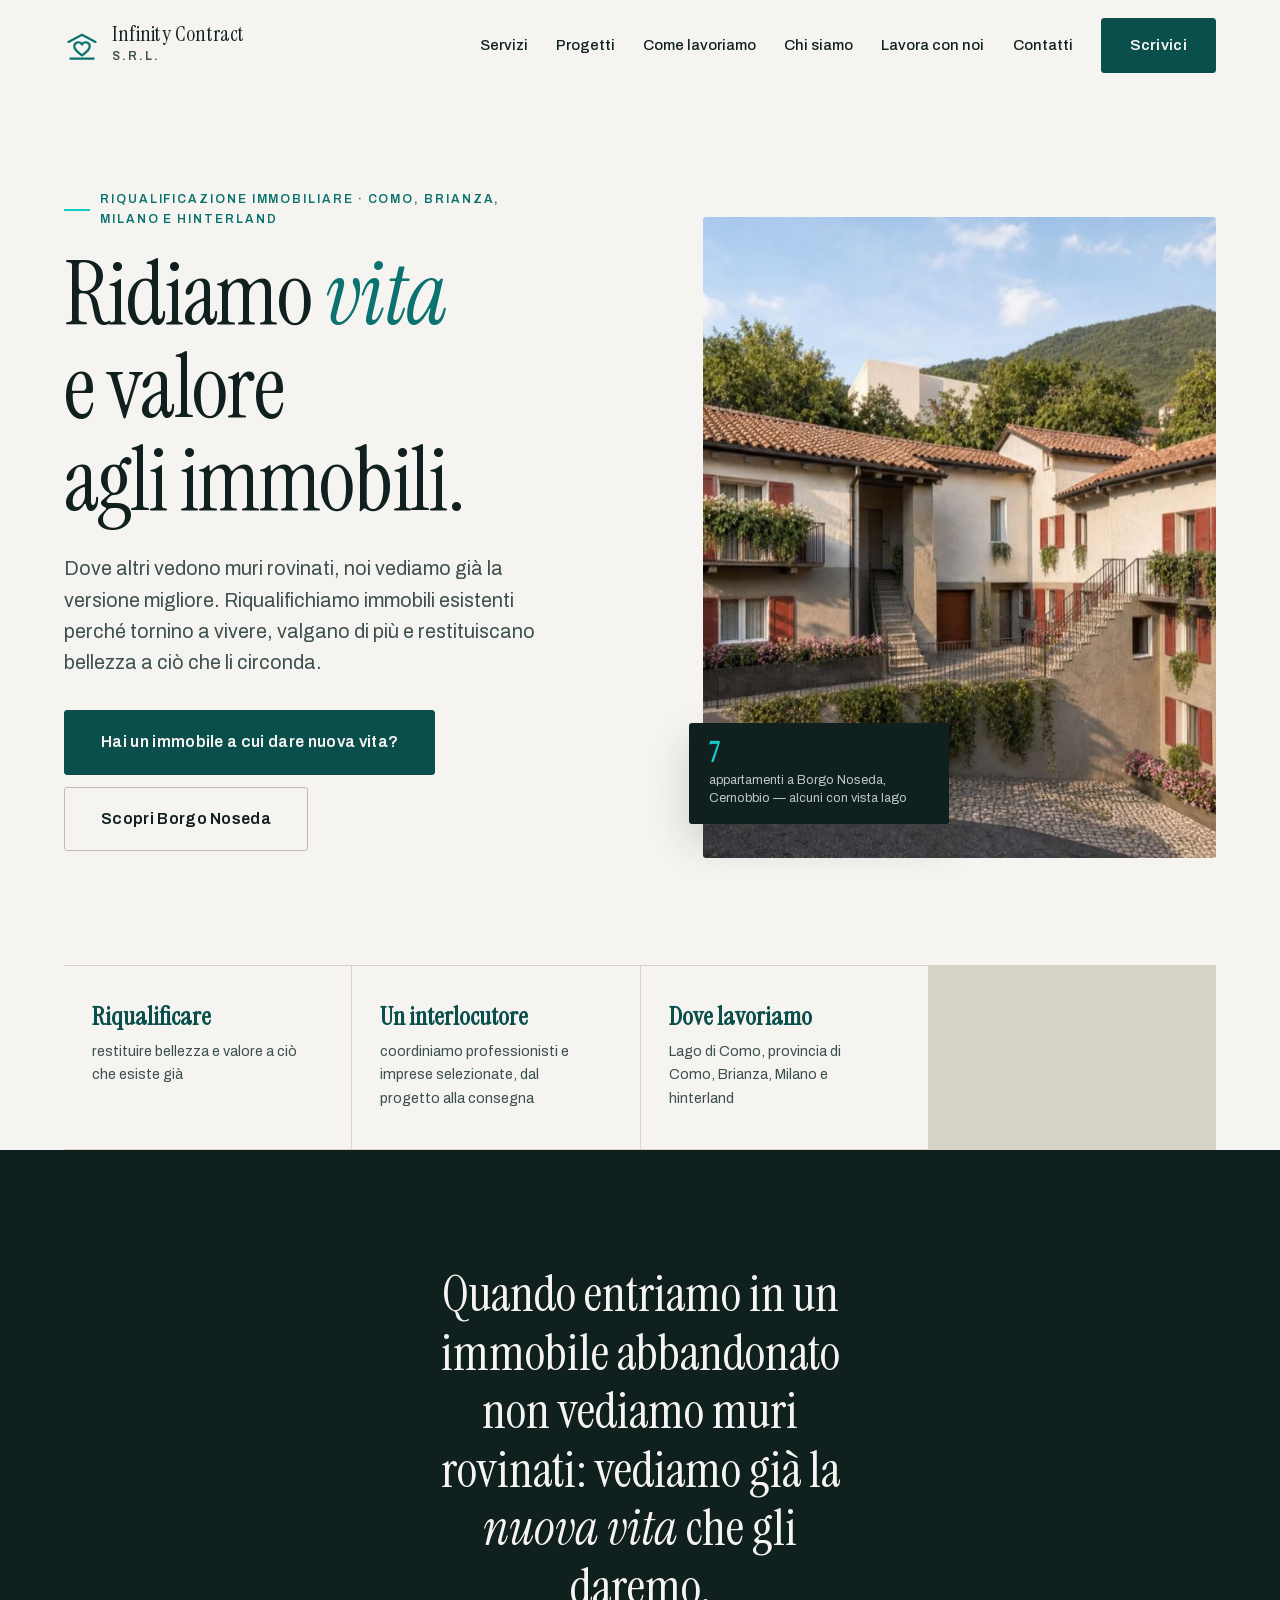
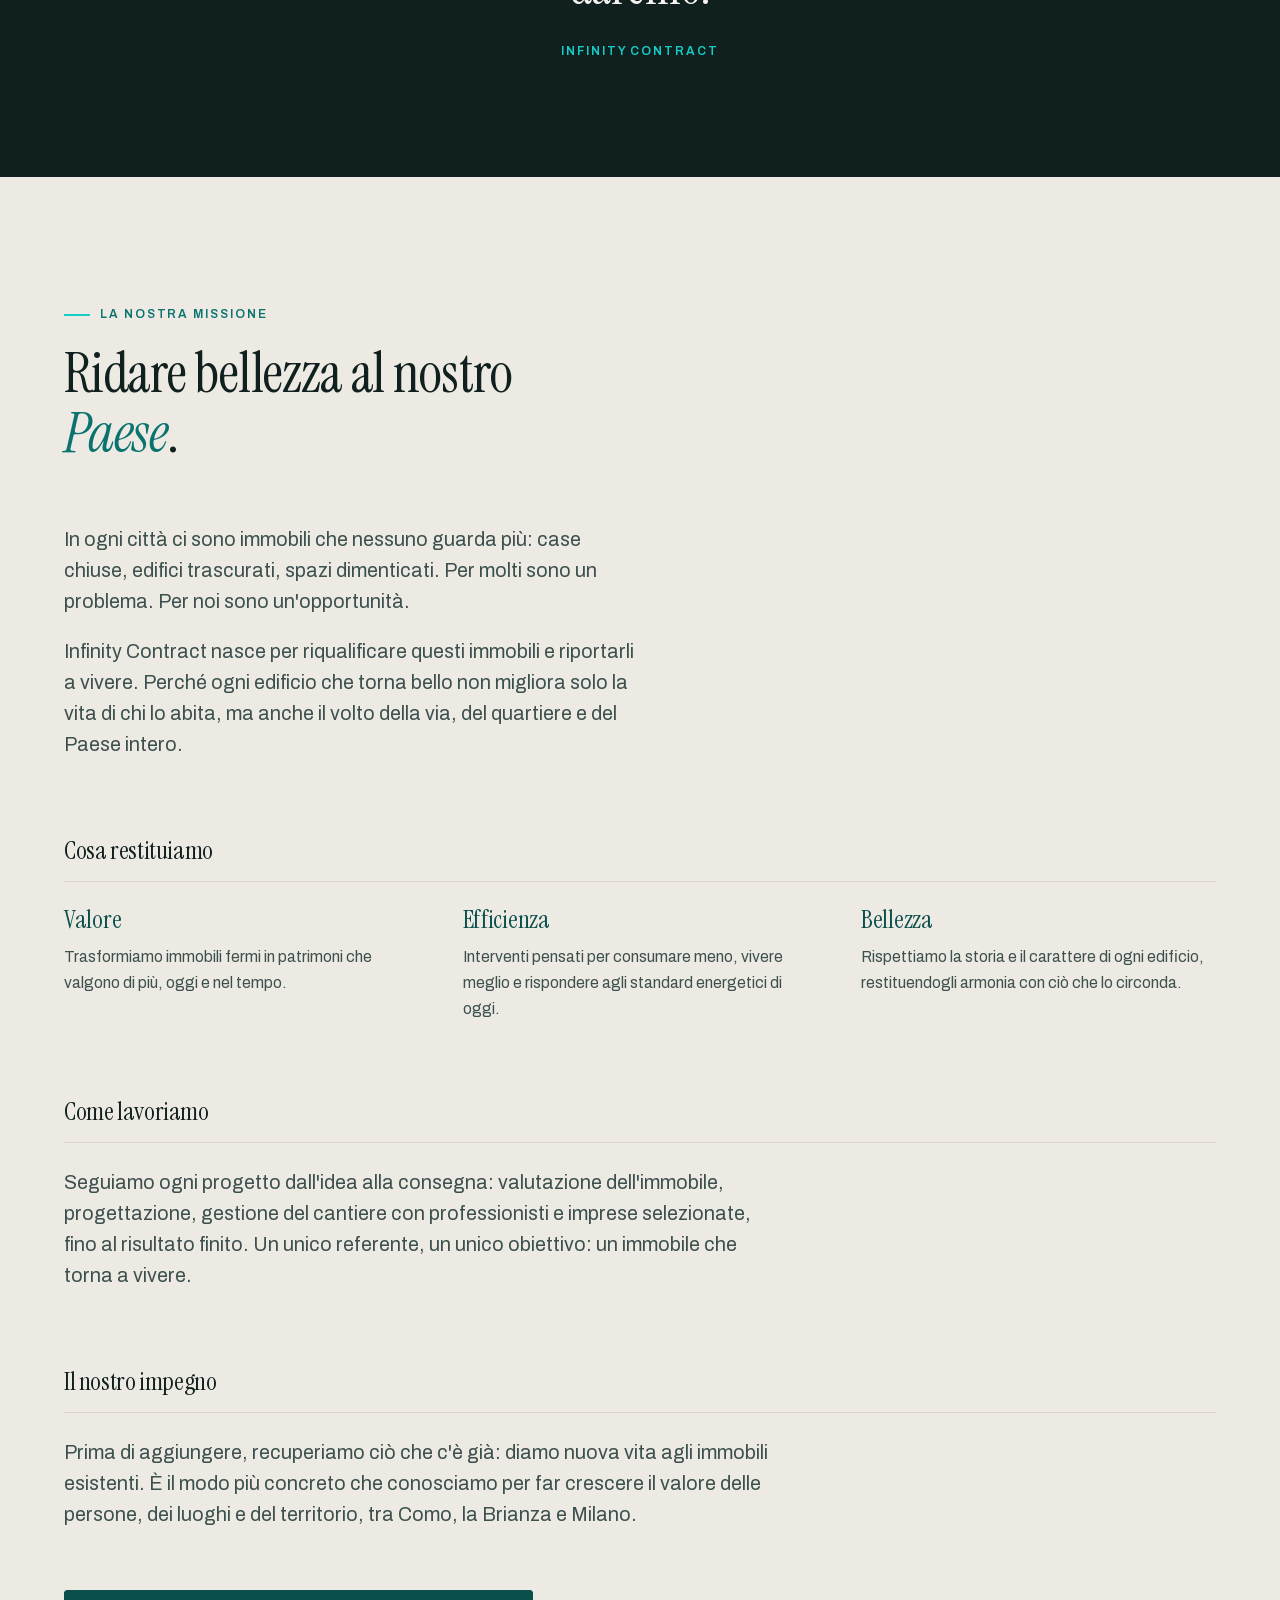
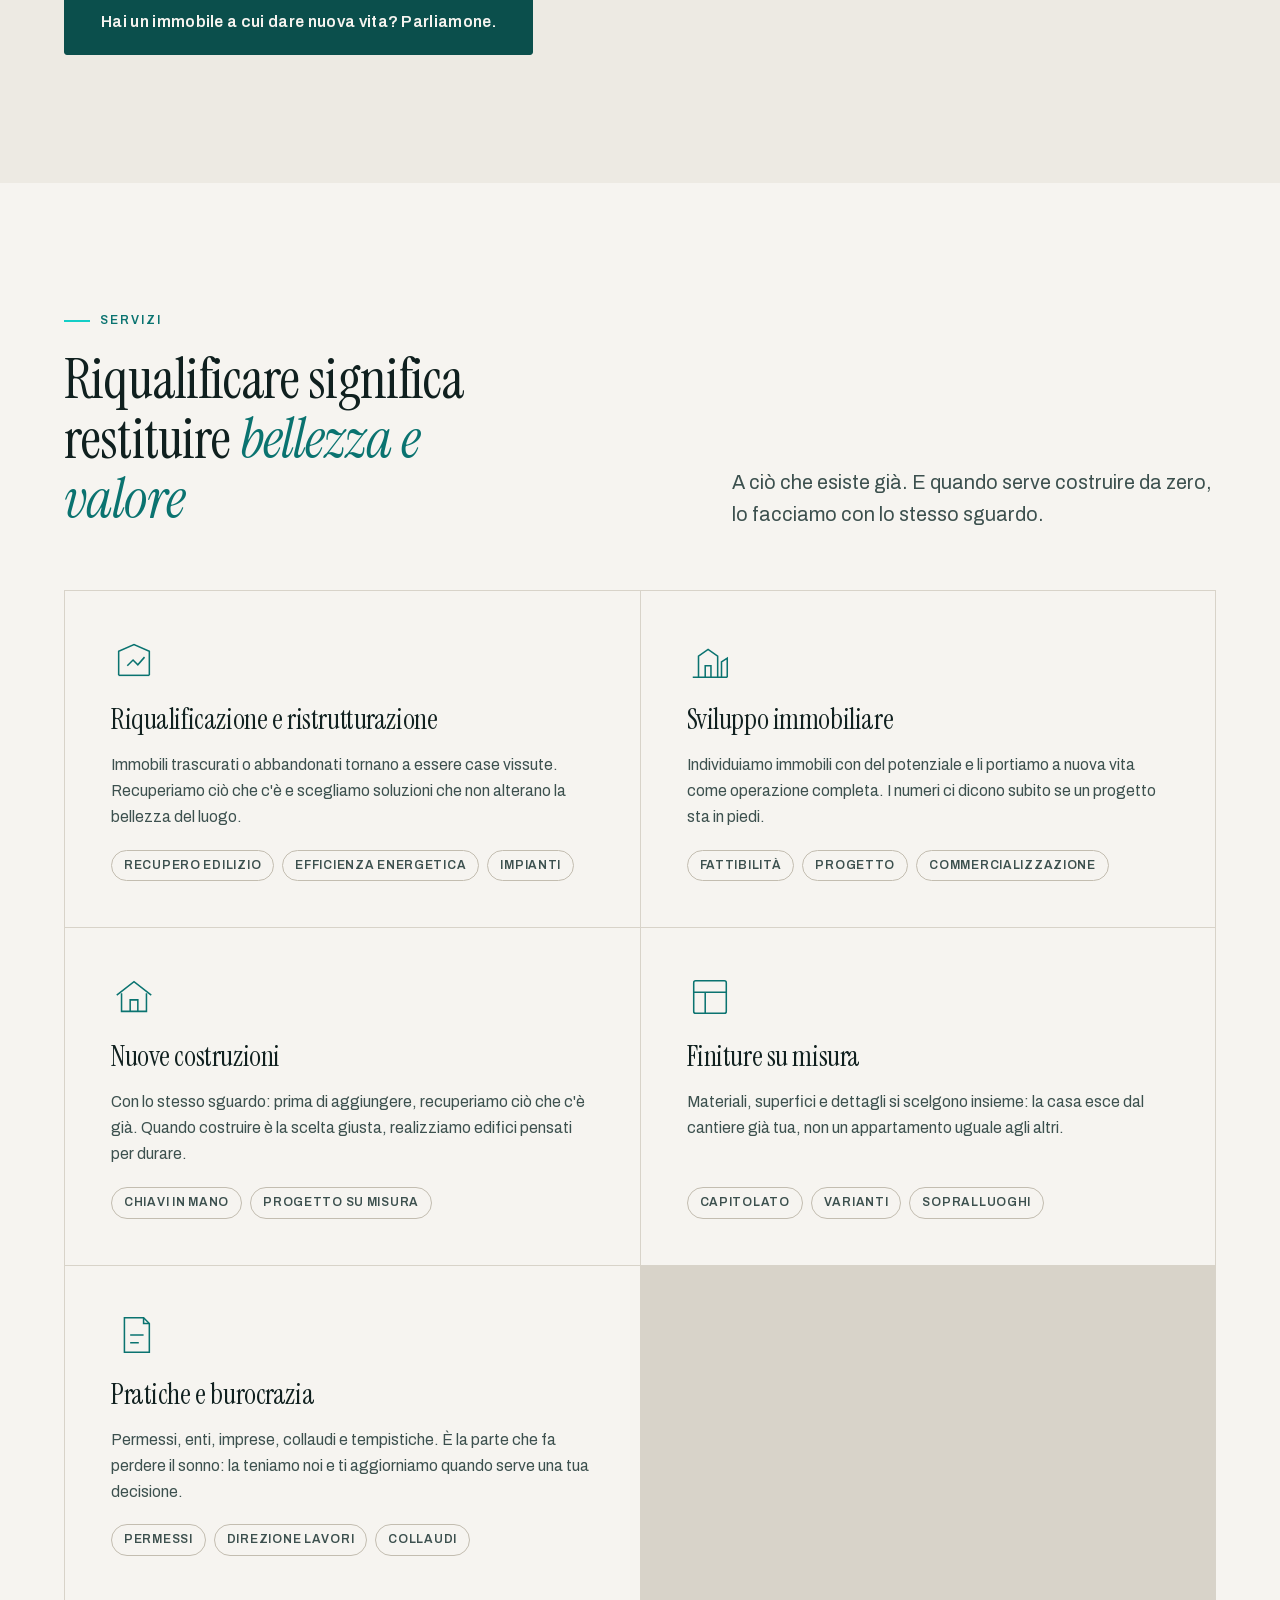
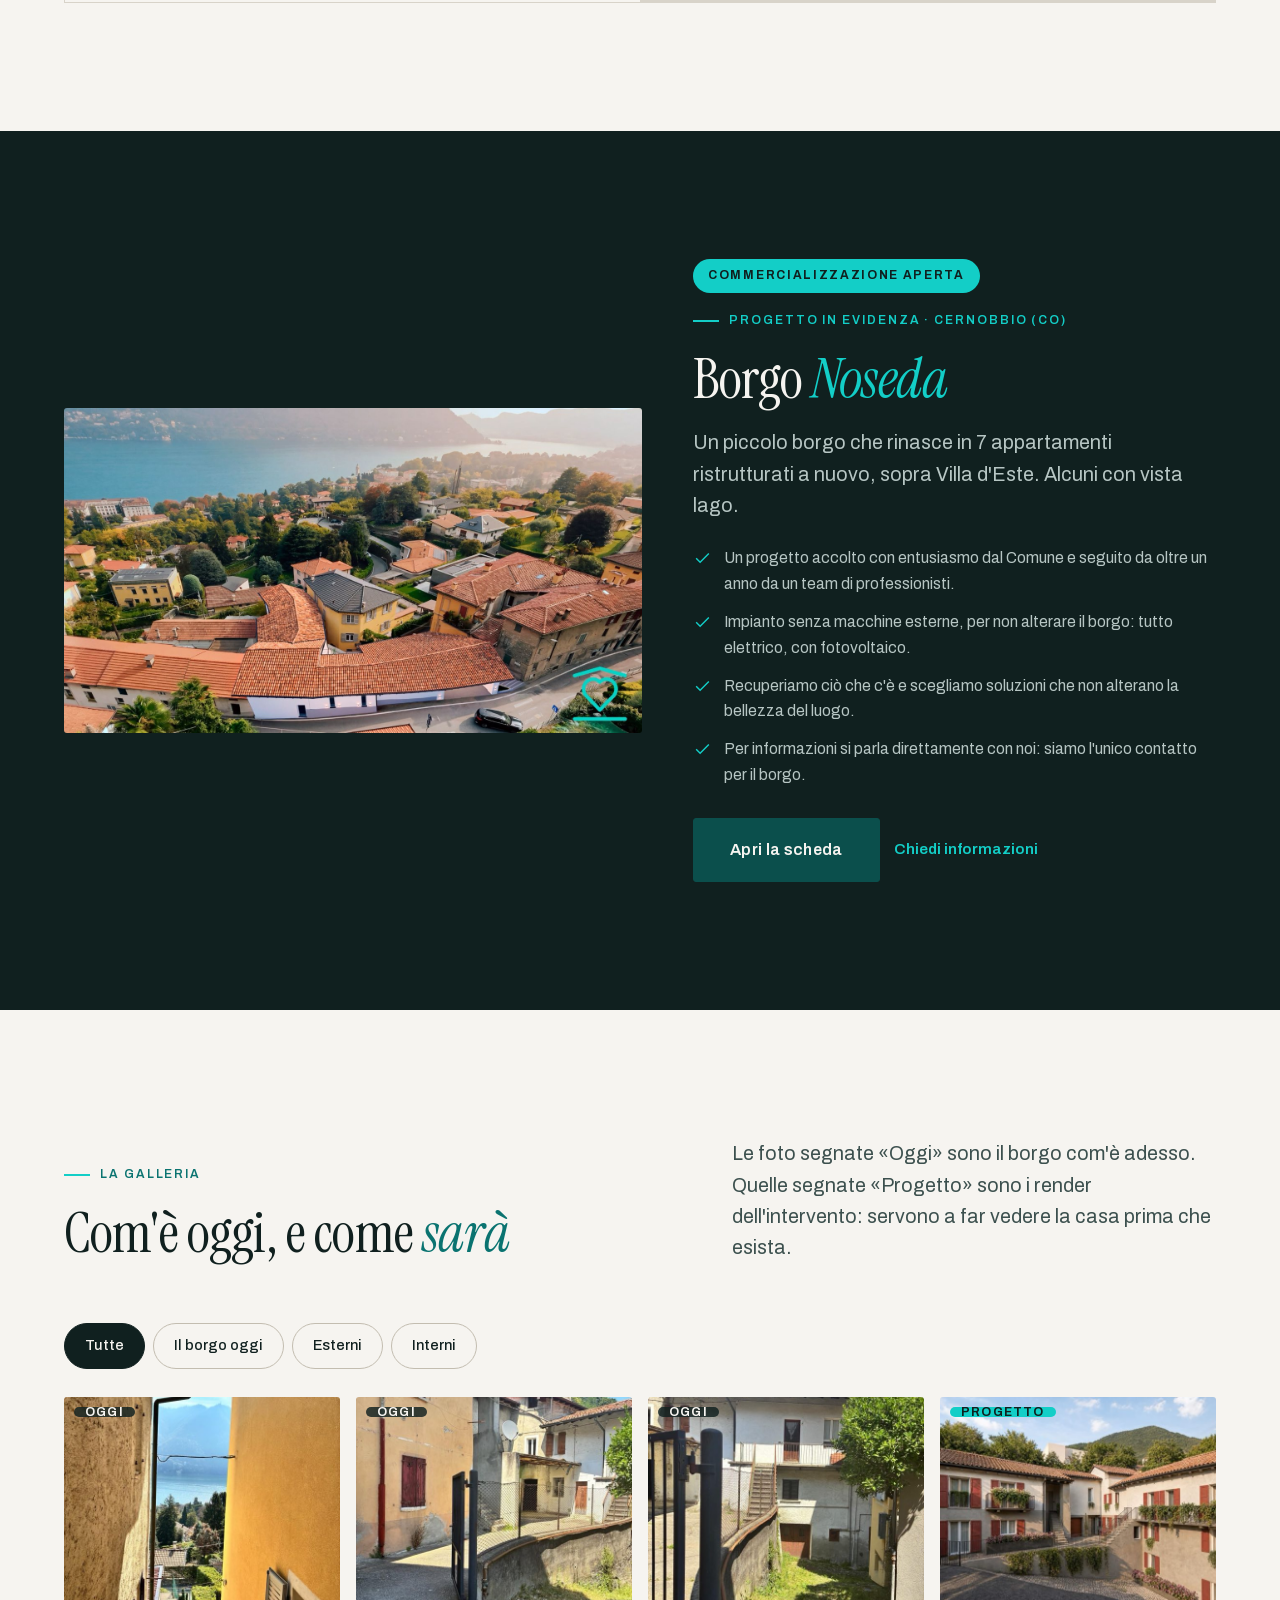
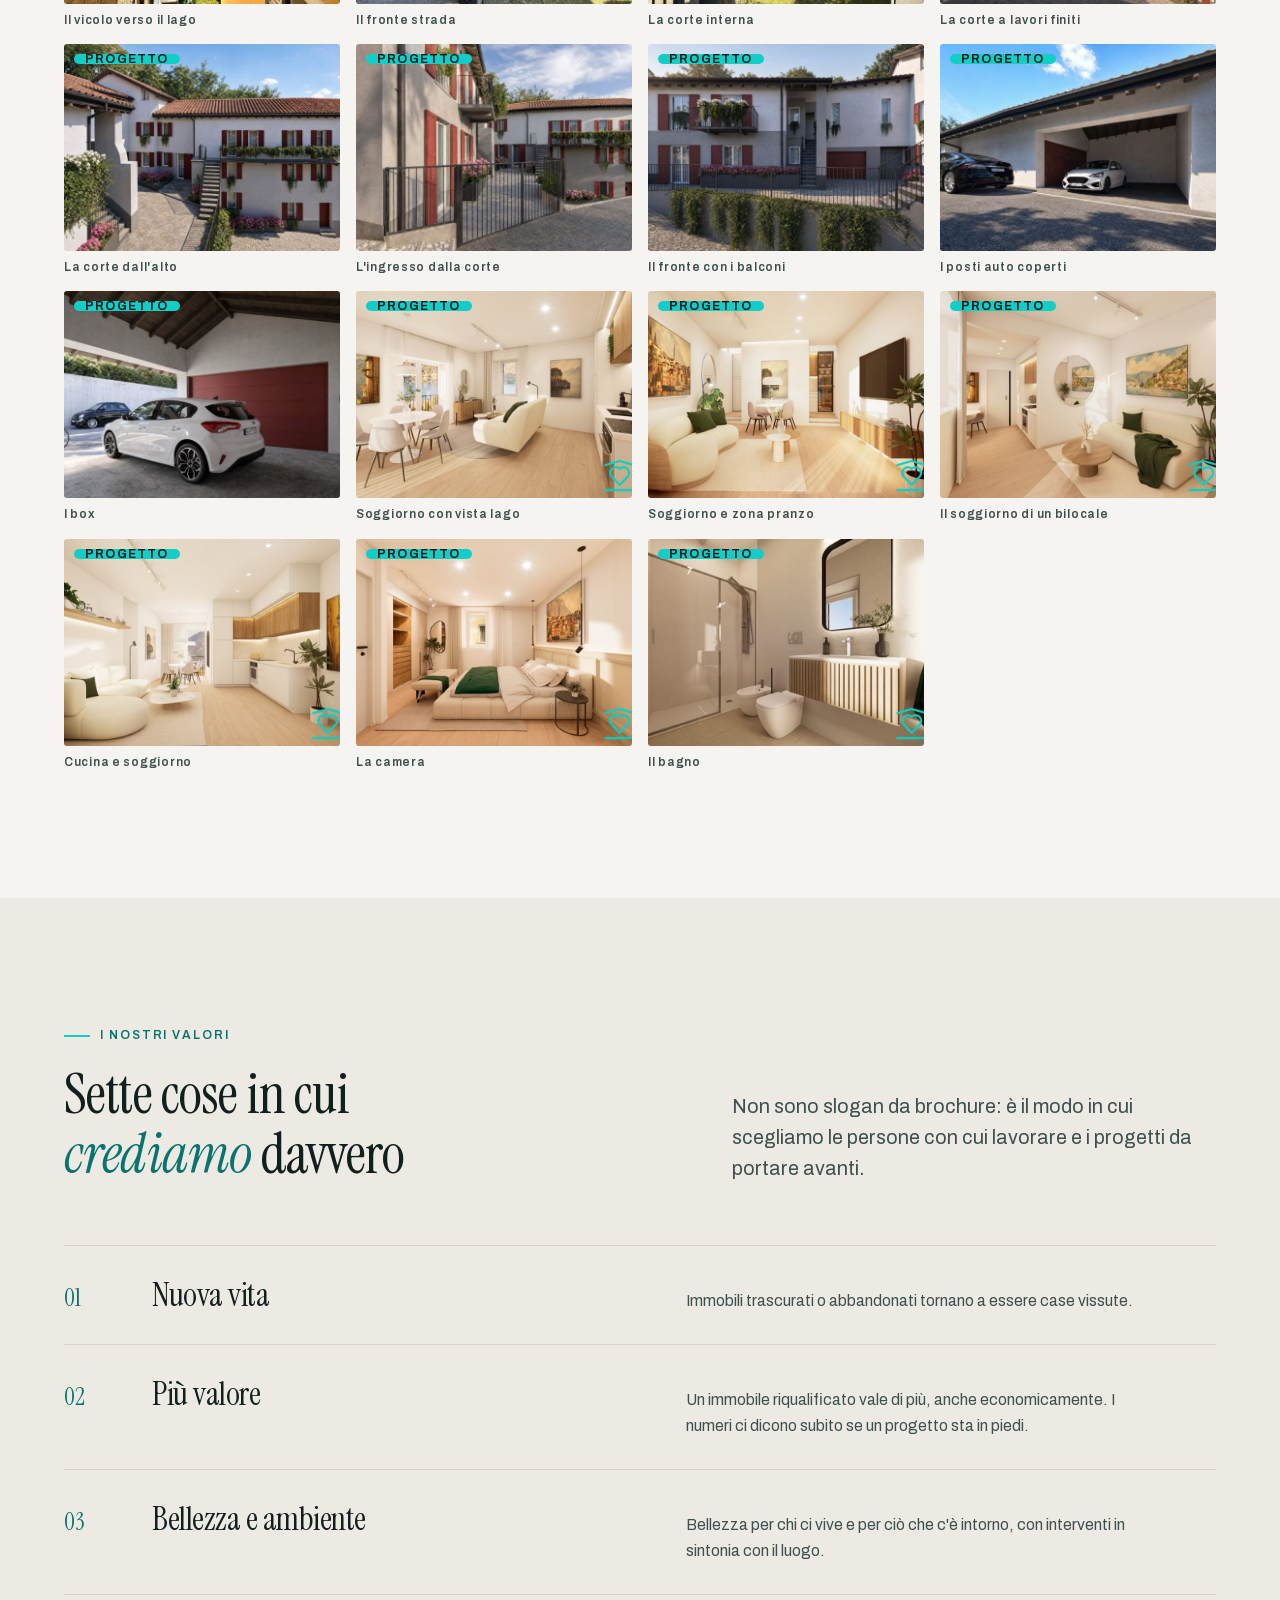
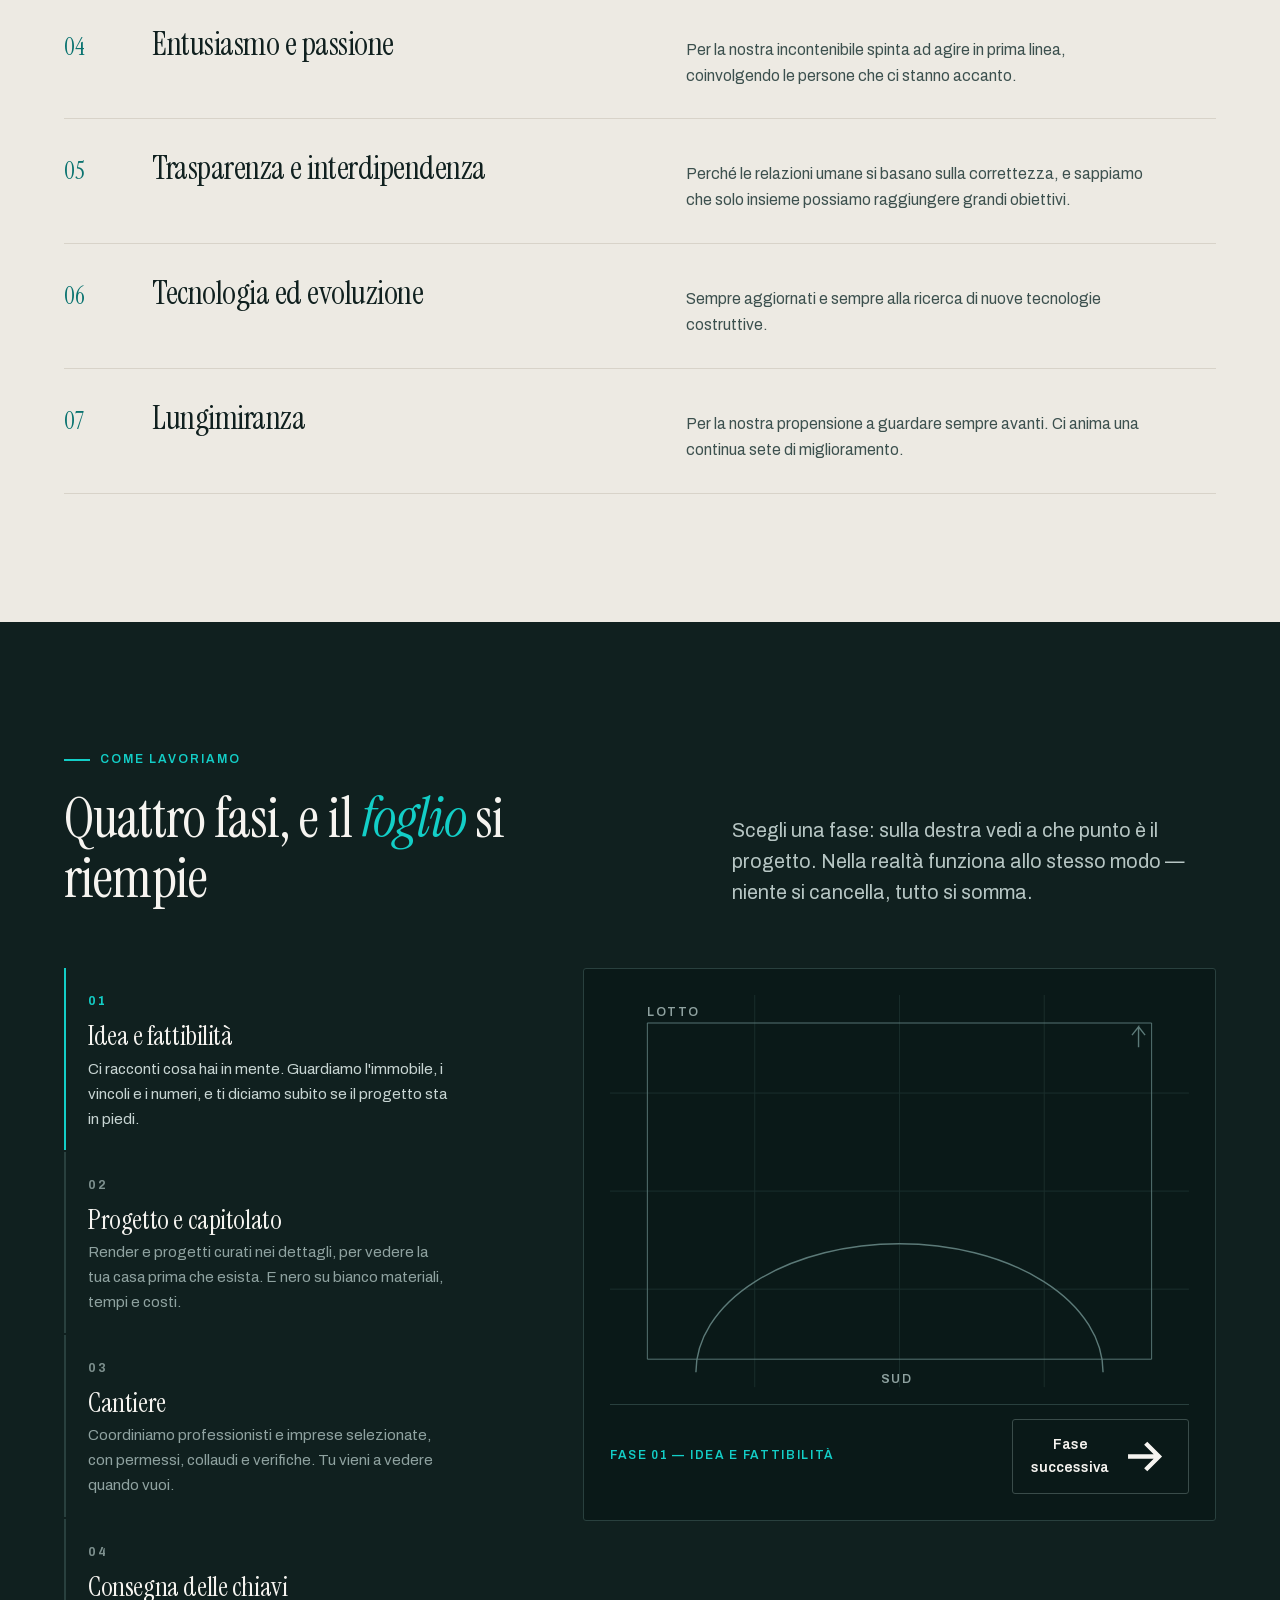
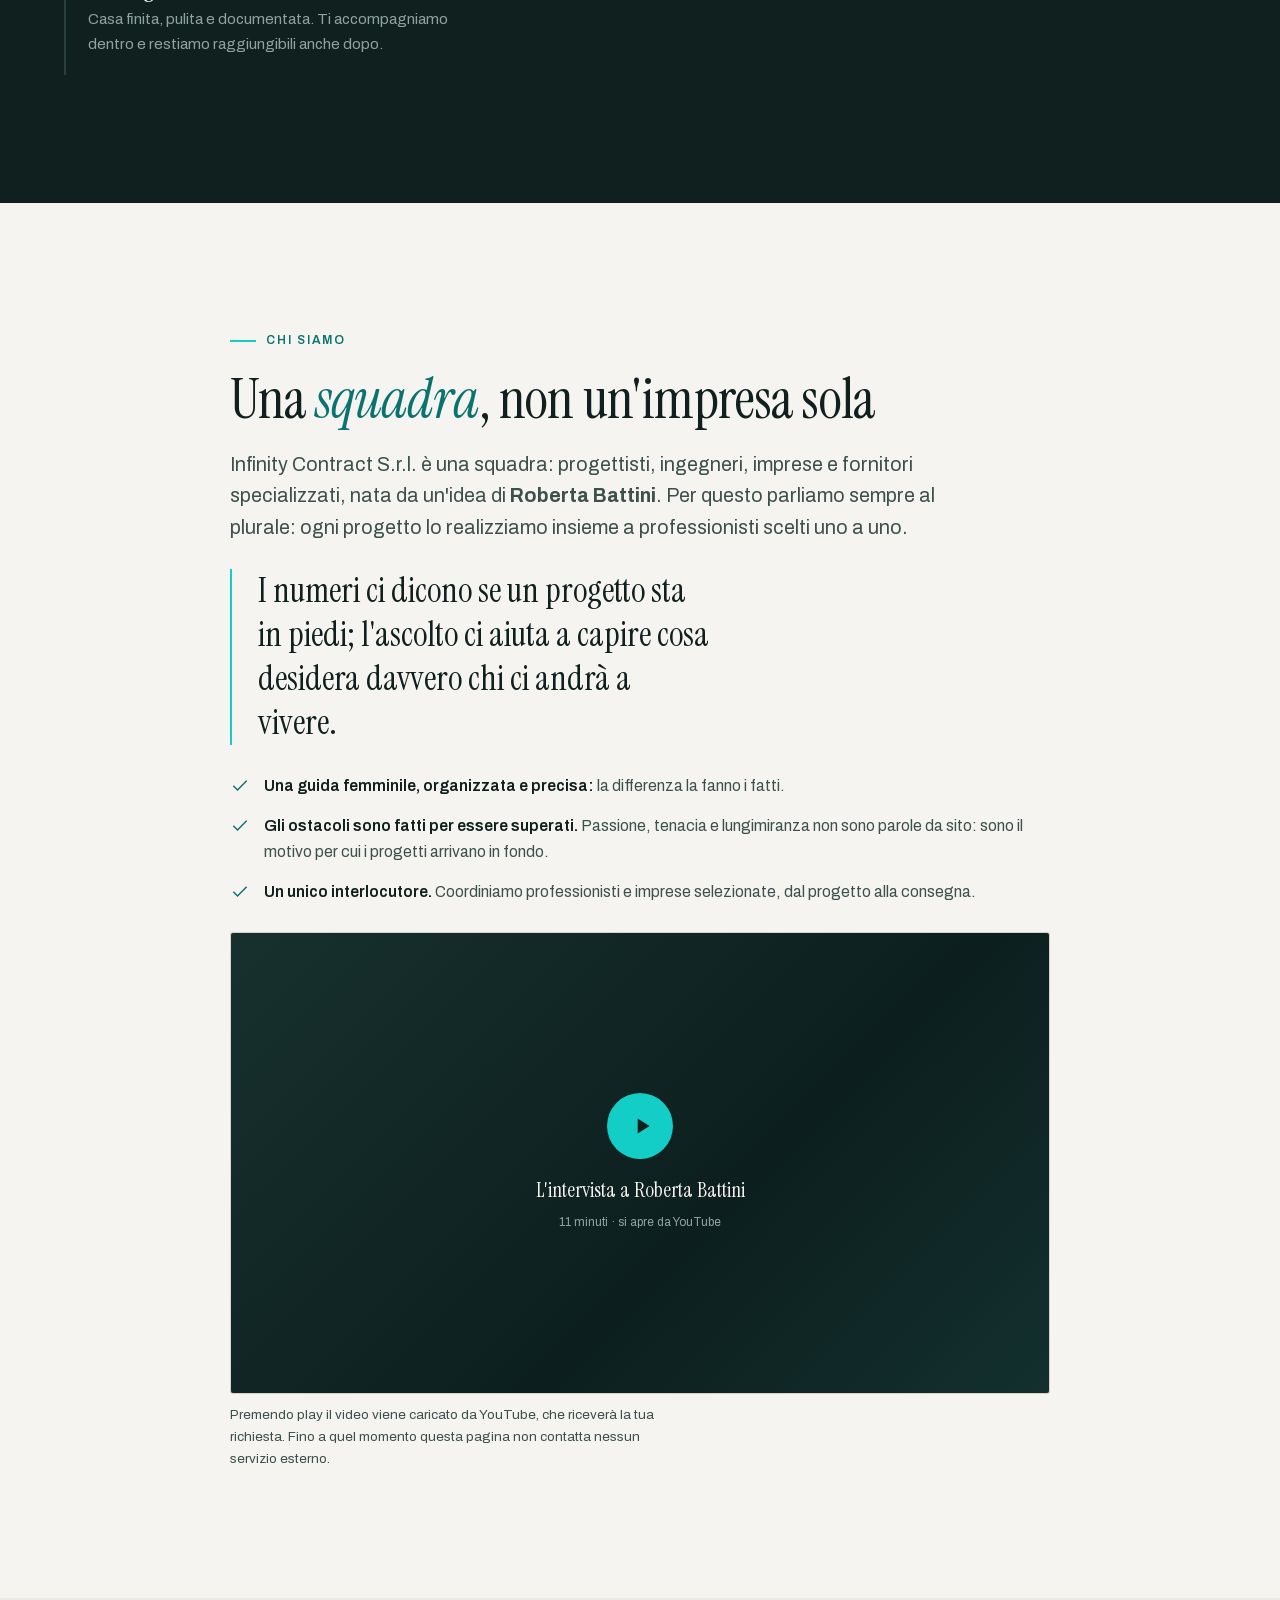
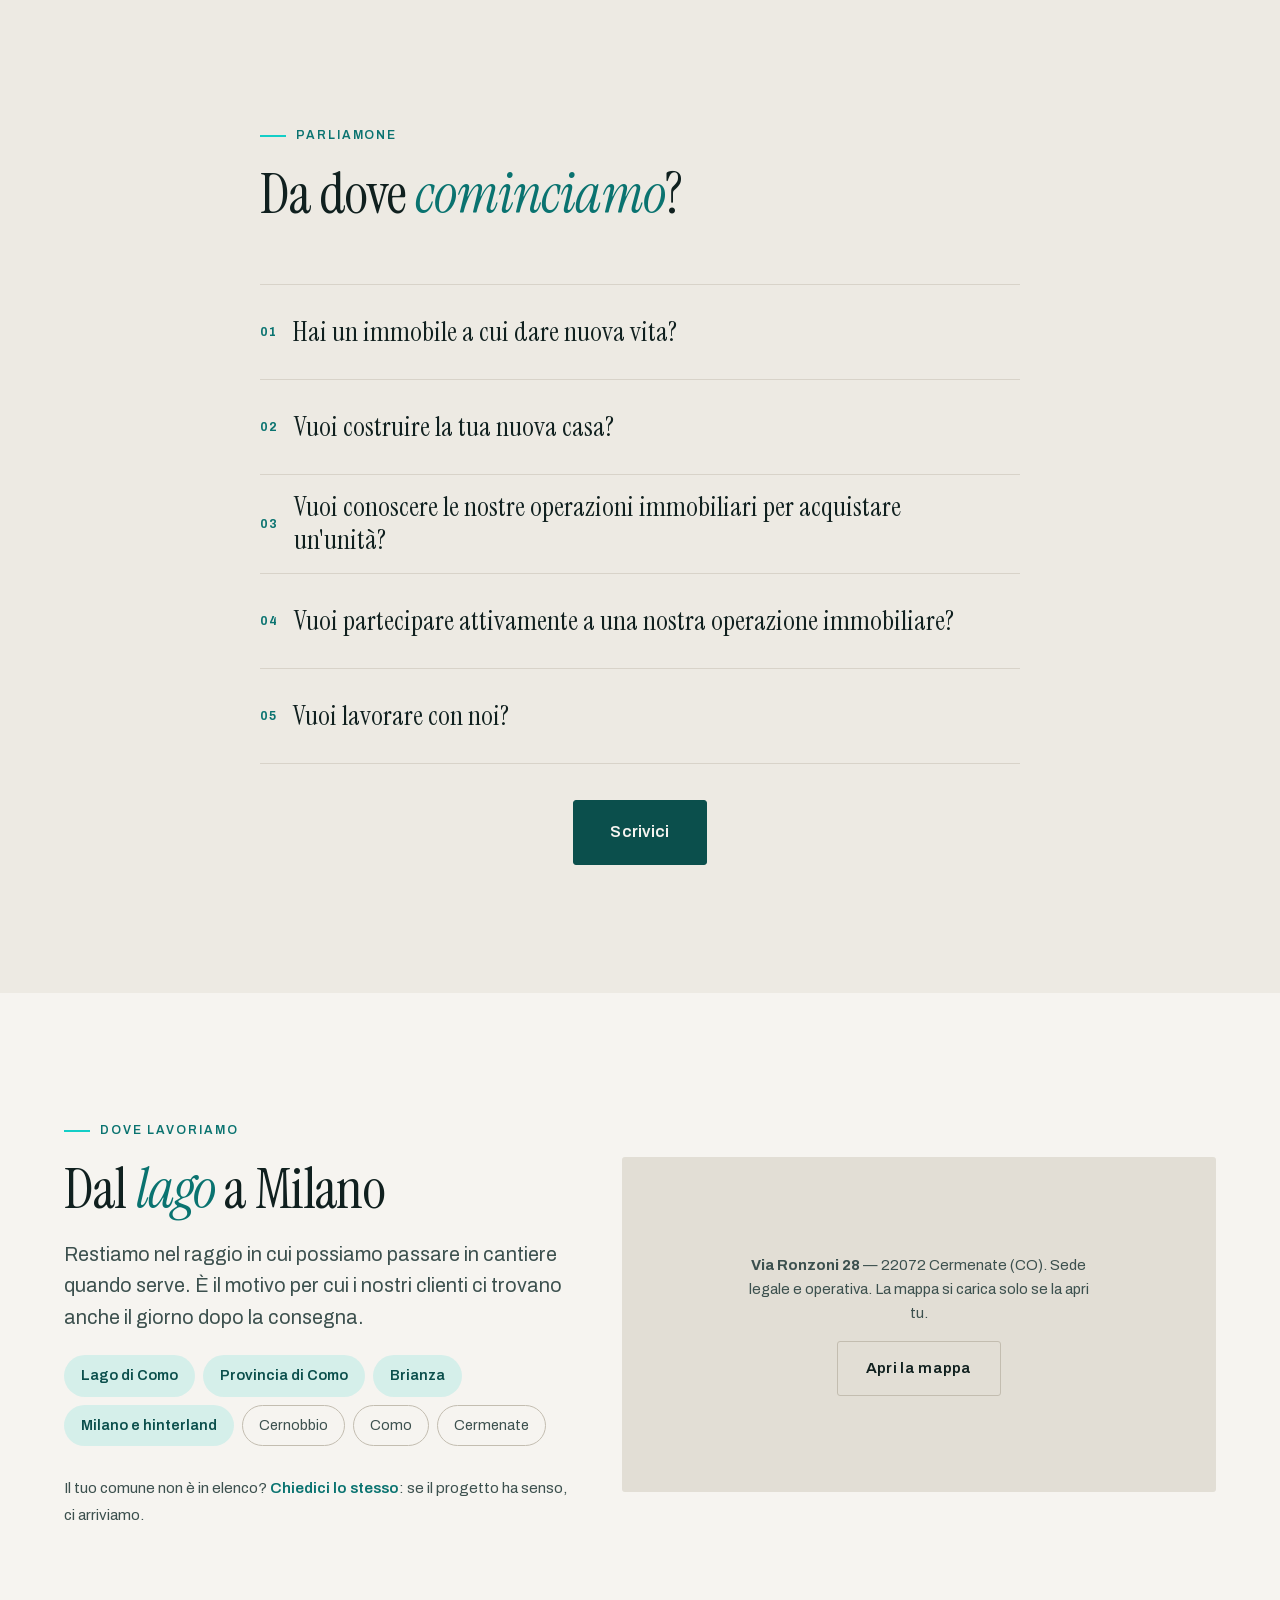
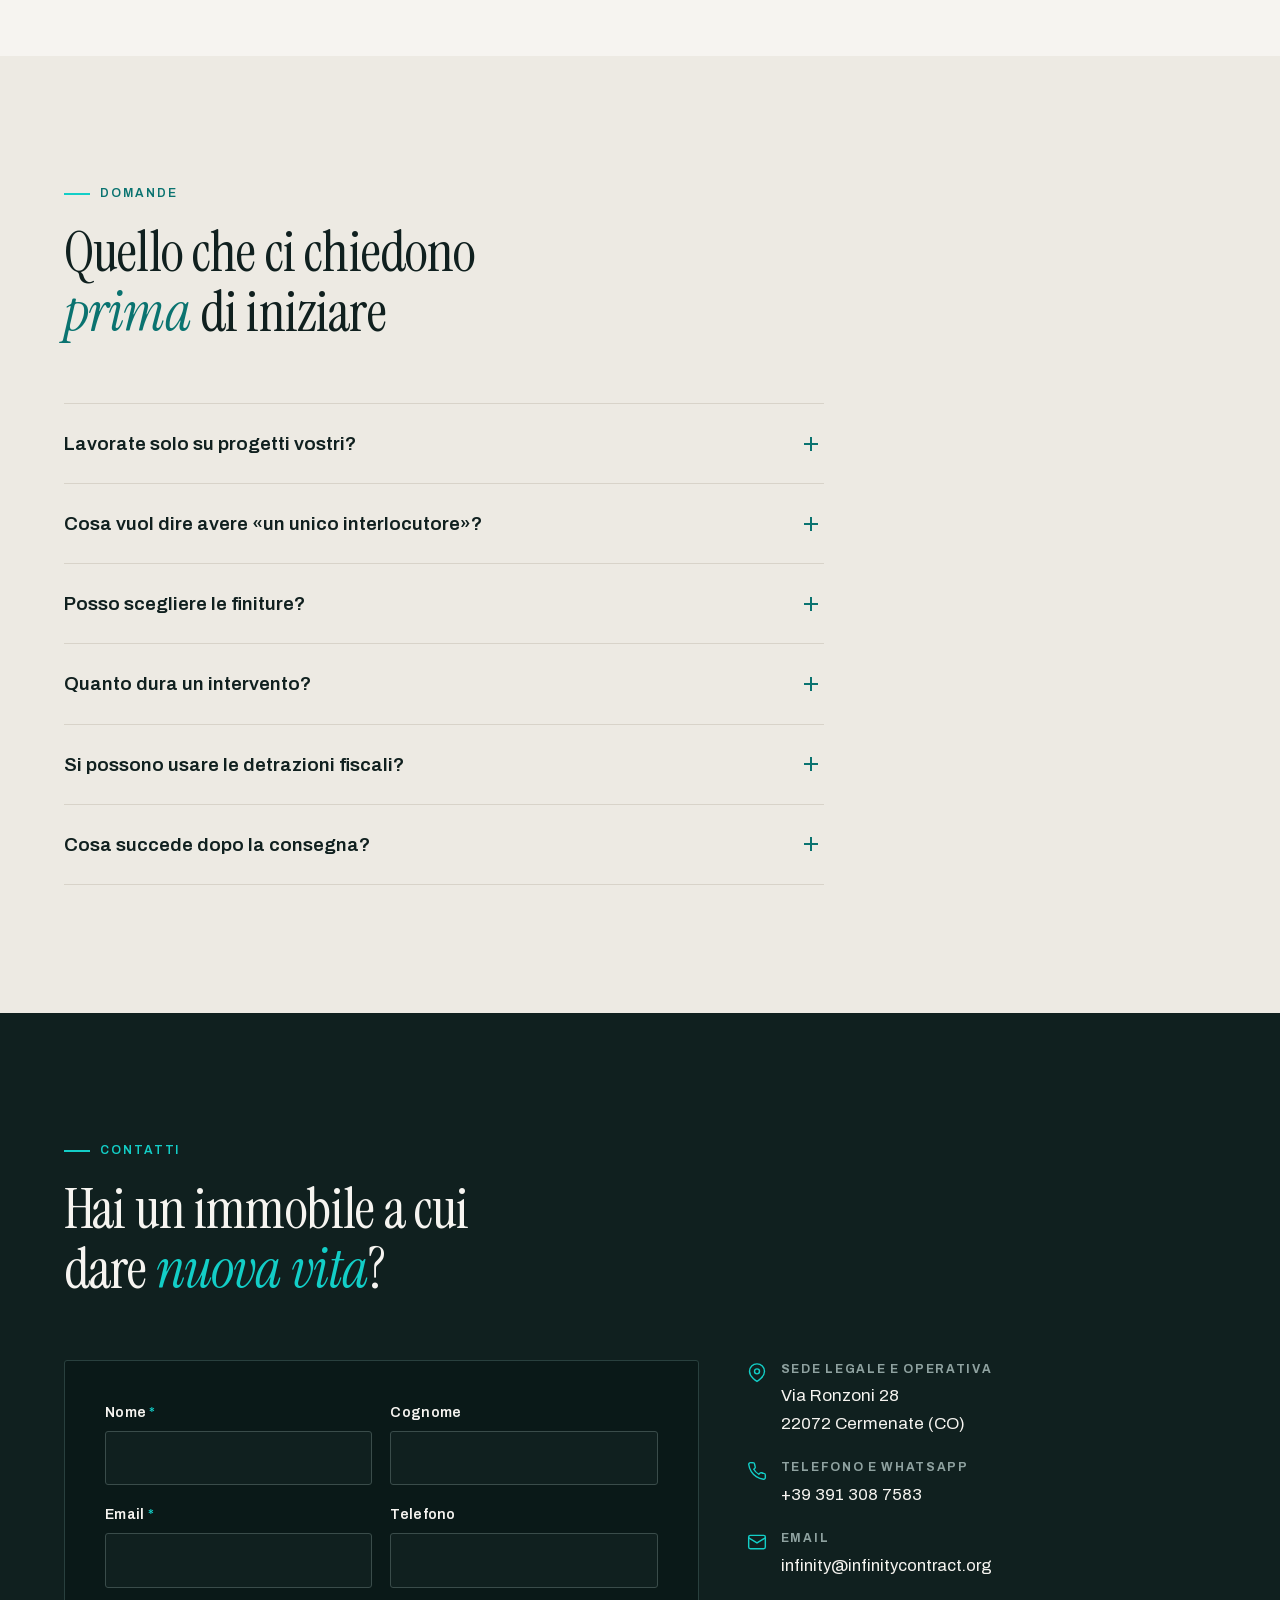
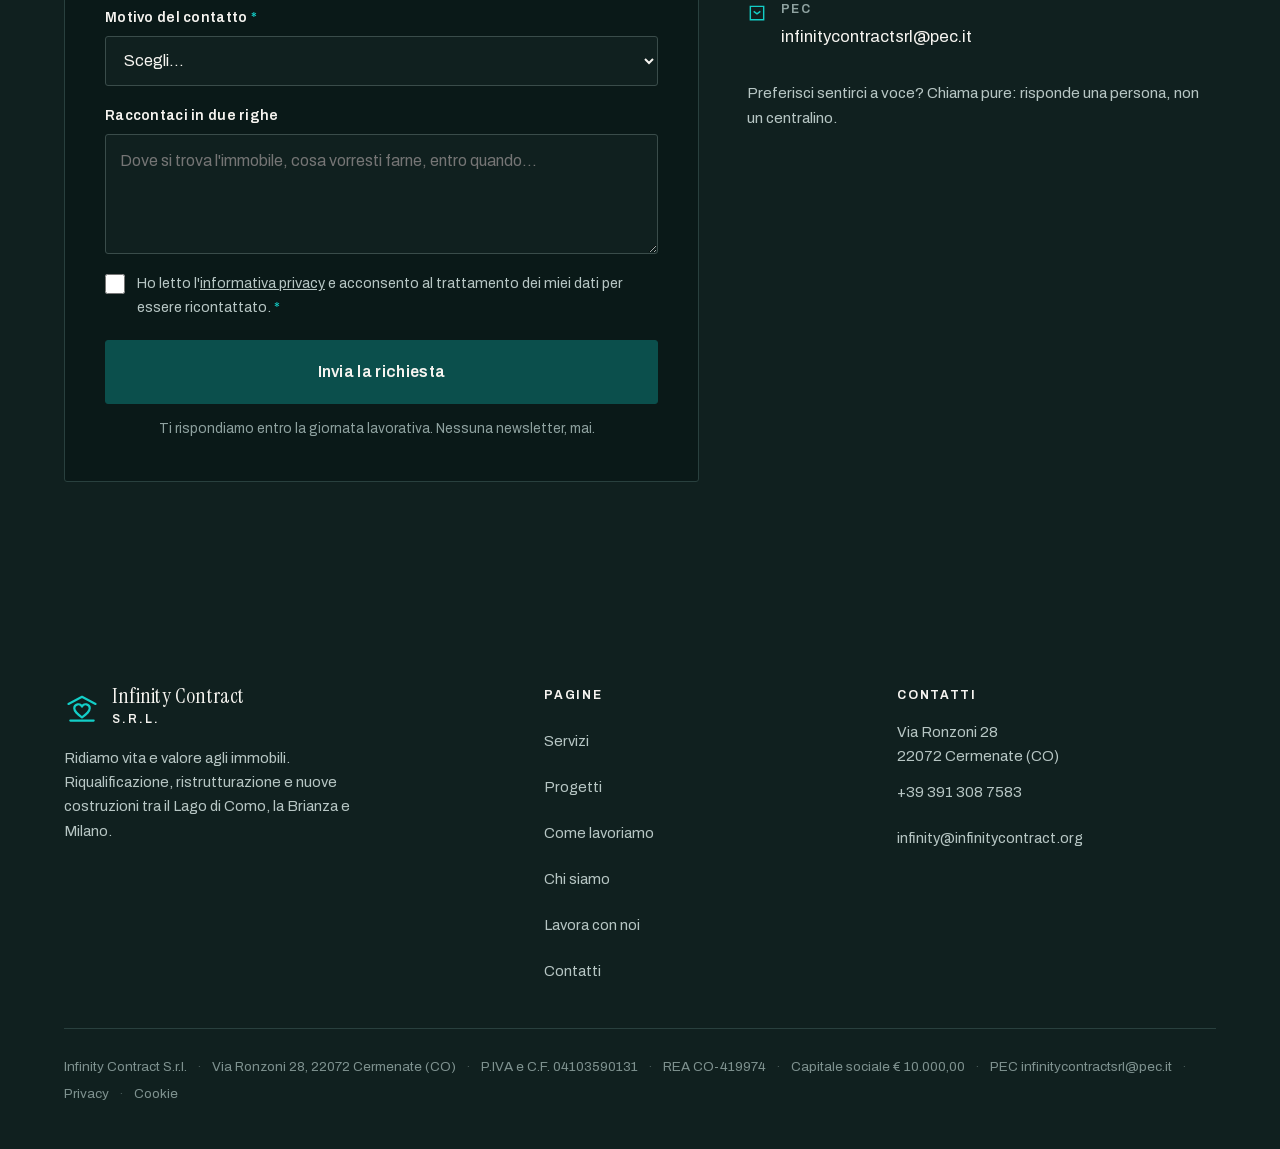
<file: index.html>
<!DOCTYPE html>
<html lang="it">
<head>
<meta charset="utf-8" />
<meta name="viewport" content="width=device-width, initial-scale=1" />
<title>Infinity Contract — riqualificazione e ristrutturazione immobili a Como, in Brianza e a Milano</title>
<meta name="description" content="Ridiamo vita e valore agli immobili. Riqualificazione, ristrutturazione e nuove costruzioni sul Lago di Como, a Como, in Brianza e a Milano. Borgo Noseda a Cernobbio: 7 appartamenti ristrutturati a nuovo, alcuni vista lago." />
<meta name="theme-color" content="#10201F" />
<link rel="canonical" href="https://www.infinitycontract.org/" />

<meta property="og:type" content="website" />
<meta property="og:locale" content="it_IT" />
<meta property="og:url" content="https://www.infinitycontract.org/" />
<meta property="og:title" content="Infinity Contract — ridiamo vita e valore agli immobili" />
<meta property="og:description" content="Riqualifichiamo immobili esistenti perché tornino a vivere, valgano di più e restituiscano bellezza a ciò che li circonda. Como, Brianza, Milano e hinterland." />
<!-- [DA COMPILARE] og:image 1200×630 — un render di Borgo Noseda va benissimo.
<meta property="og:image" content="https://www.infinitycontract.org/img/og.jpg" /> -->

<link rel="preload" href="fonts/InstrumentSerif-400-latin.woff2" as="font" type="font/woff2" crossorigin />
<link rel="preload" href="fonts/Archivo-var-latin.woff2" as="font" type="font/woff2" crossorigin />
<link rel="stylesheet" href="stile.css" />

<!-- Dati dal brief del 02/10/2026. [DA VERIFICARE] solo le coordinate: sono
     prese sul centro di Cermenate, non sul civico. -->
<script type="application/ld+json">
{
  "@context": "https://schema.org",
  "@type": "GeneralContractor",
  "name": "Infinity Contract",
  "legalName": "Infinity Contract S.r.l.",
  "description": "Riqualificazione e ristrutturazione di immobili, sviluppo immobiliare e nuove costruzioni sul Lago di Como, in provincia di Como, in Brianza e a Milano.",
  "url": "https://www.infinitycontract.org/",
  "telephone": "+39 391 308 7583",
  "email": "infinity@infinitycontract.org",
  "vatID": "IT04103590131",
  "taxID": "04103590131",
  "address": {
    "@type": "PostalAddress",
    "streetAddress": "Via Ronzoni 28",
    "postalCode": "22072",
    "addressLocality": "Cermenate",
    "addressRegion": "CO",
    "addressCountry": "IT"
  },
  "geo": { "@type": "GeoCoordinates", "latitude": 45.7075, "longitude": 9.0839 },
  "areaServed": [
    { "@type": "AdministrativeArea", "name": "Lago di Como" },
    { "@type": "AdministrativeArea", "name": "Provincia di Como" },
    { "@type": "AdministrativeArea", "name": "Brianza" },
    { "@type": "City", "name": "Milano" },
    { "@type": "AdministrativeArea", "name": "Città metropolitana di Milano" }
  ],
  "founder": { "@type": "Person", "name": "Roberta Battini" },
  "knowsAbout": ["Riqualificazione immobiliare", "Ristrutturazione", "Sviluppo immobiliare", "Nuove costruzioni"]
}
</script>
<!-- [DA COMPILARE] i link social non sono ancora stati forniti. Quando arrivano,
     aggiungere qui dentro al JSON-LD:
     "sameAs": ["…facebook…", "…instagram…", "…linkedin…"] -->
</head>
<body>

<!-- Il marchio: il cuore sotto il tetto. -->
<svg width="0" height="0" style="position:absolute" aria-hidden="true">
  <symbol id="mark" viewBox="0 0 40 32">
    <path d="M5 11.5 20 3.5l15 8" fill="none" stroke="currentColor" stroke-width="2.4" stroke-linecap="round" stroke-linejoin="round"/>
    <path d="M20 26.5c-5.2-4-8.6-6.6-8.6-10.2a4.5 4.5 0 0 1 8.6-1.8 4.5 4.5 0 0 1 8.6 1.8c0 3.6-3.4 6.2-8.6 10.2Z" fill="none" stroke="currentColor" stroke-width="2.4" stroke-linejoin="round"/>
    <path d="M7 30h26" fill="none" stroke="currentColor" stroke-width="2.4" stroke-linecap="round"/>
  </symbol>
</svg>

<div class="progress" id="prog" aria-hidden="true"></div>
<a class="skip" href="#main">Vai al contenuto</a>

<header id="head">
  <a class="brand" href="#top" aria-label="Infinity Contract, torna in cima">
    <svg aria-hidden="true"><use href="#mark"/></svg>
    <span><b>Infinity Contract</b><i>S.r.l.</i></span>
  </a>
  <nav id="nav" aria-label="Principale">
    <a href="#servizi">Servizi</a>
    <a href="progetti.html">Progetti</a>
    <a href="#metodo">Come lavoriamo</a>
    <a href="#chi">Chi siamo</a>
    <a href="lavora-con-noi.html">Lavora con noi</a>
    <a href="#contatti">Contatti</a>
  </nav>
  <a class="btn head-cta" href="#contatti"><span>Scrivici</span></a>
  <button class="burger" id="burger" aria-label="Apri il menu" aria-expanded="false" aria-controls="menu">
    <span></span><span></span><span></span>
  </button>
</header>

<div id="menu" aria-hidden="true">
  <a href="#servizi">Servizi</a>
  <a href="progetti.html">Progetti</a>
  <a href="#metodo">Come lavoriamo</a>
  <a href="#chi">Chi siamo</a>
  <a href="lavora-con-noi.html">Lavora con noi</a>
  <a href="#contatti">Contatti</a>
  <div class="menu-foot">
    <a href="tel:+393913087583">+39 391 308 7583</a>
    <a href="mailto:infinity@infinitycontract.org">infinity@infinitycontract.org</a>
  </div>
</div>

<main id="main">
<span id="top"></span>

<!-- ══════════════════════════════════════════════════════════════════════
     HERO — deve stare in una schermata anche sul telefono
     ══════════════════════════════════════════════════════════════════════ -->
<section class="hero">
  <div class="wrap hero-grid">
    <div>
      <p class="kicker">Riqualificazione immobiliare · Como, Brianza, Milano e hinterland</p>
      <h1>
        <span class="line"><span>Ridiamo <em>vita</em></span></span>
        <span class="line"><span>e valore</span></span>
        <span class="line"><span>agli immobili.</span></span>
      </h1>
      <p class="lead">Dove altri vedono muri rovinati, noi vediamo già la versione
        migliore. Riqualifichiamo immobili esistenti perché tornino a vivere, valgano
        di più e restituiscano bellezza a ciò che li circonda.</p>
      <div class="hero-cta">
        <a class="btn btn-lg" href="#contatti"><span>Hai un immobile a cui dare nuova vita?</span></a>
        <a class="btn btn-ghost btn-lg" href="#borgo"><span>Scopri Borgo Noseda</span></a>
      </div>
    </div>

    <div class="hero-media">
      <img src="img/progetto-corte.jpg" class="hero-ph" id="heroPh"
           width="1400" height="787" loading="eager" decoding="async" fetchpriority="high"
           alt="La corte di Borgo Noseda come sarà a lavori finiti: facciate chiare, scuri rossi, scale in pietra." />
      <div class="hero-tag">
        <b>7</b>
        <span>appartamenti a Borgo Noseda, Cernobbio — alcuni con vista lago</span>
      </div>
    </div>
  </div>
</section>

<!-- Tre fatti, nessun numero da dimostrare: la fascia che c'era prima
     prometteva una classe energetica e una detrazione, ed è stata tolta. -->
<section aria-label="In sintesi">
  <div class="wrap">
    <div class="cifre">
      <div class="cifra" style="grid-column:span 1">
        <b style="font-size:clamp(1.3rem,2.2vw,1.6rem)">Riqualificare</b>
        <span>restituire bellezza e valore a ciò che esiste già</span>
      </div>
      <div class="cifra">
        <b style="font-size:clamp(1.3rem,2.2vw,1.6rem)">Un interlocutore</b>
        <span>coordiniamo professionisti e imprese selezionate, dal progetto alla consegna</span>
      </div>
      <div class="cifra">
        <b style="font-size:clamp(1.3rem,2.2vw,1.6rem)">Dove lavoriamo</b>
        <span>Lago di Como, provincia di Como, Brianza, Milano e hinterland</span>
      </div>
    </div>
  </div>
</section>

<!-- ══════════════════════════════════════════════════════════════════════
     MANIFESTO
     ══════════════════════════════════════════════════════════════════════ -->
<section class="manifesto sec-dark">
  <div class="wrap rv">
    <blockquote>Quando entriamo in un immobile abbandonato non vediamo muri
      rovinati: vediamo già la <em>nuova vita</em> che gli daremo.</blockquote>
    <span class="firma">Infinity Contract</span>
  </div>
</section>

<!-- ══════════════════════════════════════════════════════════════════════
     LA NOSTRA MISSIONE — testo del documento del 17/10/2026.
     Il documento la vuole «subito dopo l'hero e prima di Borgo Noseda»:
     sta qui, dopo la riga del manifesto che le fa da apertura.
     ══════════════════════════════════════════════════════════════════════ -->
<section class="sec sec-alt missione" id="missione" aria-labelledby="h-missione">
  <div class="wrap">
    <div class="head-2 rv">
      <p class="kicker">La nostra missione</p>
      <h2 id="h-missione">Ridare bellezza al nostro <em>Paese</em>.</h2>
    </div>

    <div class="apertura rv">
      <p class="lead">In ogni città ci sono immobili che nessuno guarda più: case
        chiuse, edifici trascurati, spazi dimenticati. Per molti sono un problema.
        Per noi sono un'opportunità.</p>
      <p class="lead" style="margin-top:18px">Infinity Contract nasce per riqualificare
        questi immobili e riportarli a vivere. Perché ogni edificio che torna bello non
        migliora solo la vita di chi lo abita, ma anche il volto della via, del
        quartiere e del Paese intero.</p>
    </div>

    <div class="blocco rv">
      <h3>Cosa restituiamo</h3>
      <ul class="restituiamo stagger">
        <li>
          <h4>Valore</h4>
          <p>Trasformiamo immobili fermi in patrimoni che valgono di più, oggi e nel
            tempo.</p>
        </li>
        <li>
          <h4>Efficienza</h4>
          <p>Interventi pensati per consumare meno, vivere meglio e rispondere agli
            standard energetici di oggi.</p>
        </li>
        <li>
          <h4>Bellezza</h4>
          <p>Rispettiamo la storia e il carattere di ogni edificio, restituendogli
            armonia con ciò che lo circonda.</p>
        </li>
      </ul>
    </div>

    <div class="blocco rv">
      <h3>Come lavoriamo</h3>
      <p class="lead">Seguiamo ogni progetto dall'idea alla consegna: valutazione
        dell'immobile, progettazione, gestione del cantiere con professionisti e imprese
        selezionate, fino al risultato finito. Un unico referente, un unico obiettivo:
        un immobile che torna a vivere.</p>
    </div>

    <div class="blocco rv">
      <h3>Il nostro impegno</h3>
      <!-- Il documento diceva «Non costruiamo da zero», che contraddiceva il
           servizio «Nuove costruzioni». Qui c'è la formula scelta dalla cliente
           stessa nel brief di ottobre, che non esclude il nuovo. -->
      <p class="lead">Prima di aggiungere, recuperiamo ciò che c'è già: diamo nuova vita
        agli immobili esistenti. È il modo più concreto che conosciamo per far crescere il
        valore delle persone, dei luoghi e del territorio, tra Como, la Brianza e Milano.</p>
    </div>

    <div class="chiusura rv">
      <a class="btn btn-lg" href="#contatti" data-motivo="Ho un immobile a cui dare nuova vita">
        <span>Hai un immobile a cui dare nuova vita? Parliamone.</span>
      </a>
    </div>
  </div>
</section>

<!-- ══════════════════════════════════════════════════════════════════════
     SERVIZI — nell'ordine indicato dal brief
     ══════════════════════════════════════════════════════════════════════ -->
<section class="sec" id="servizi" aria-labelledby="h-servizi">
  <div class="wrap">
    <div class="head-row">
      <div>
        <p class="kicker">Servizi</p>
        <h2 id="h-servizi">Riqualificare significa restituire <em>bellezza e valore</em></h2>
      </div>
      <p class="lead">A ciò che esiste già. E quando serve costruire da zero, lo
        facciamo con lo stesso sguardo.</p>
    </div>

    <div class="serv-grid stagger">
      <article class="serv">
        <svg class="serv-ico" viewBox="0 0 48 48" fill="none" stroke="currentColor" stroke-width="1.6" aria-hidden="true">
          <path d="M8 40V15l16-7 16 7v25"/><path d="M8 40h32"/><path d="m17 30 6-6 5 5 7-8"/>
        </svg>
        <h3>Riqualificazione e ristrutturazione</h3>
        <p>Immobili trascurati o abbandonati tornano a essere case vissute. Recuperiamo
          ciò che c'è e scegliamo soluzioni che non alterano la bellezza del luogo.</p>
        <ul><li>Recupero edilizio</li><li>Efficienza energetica</li><li>Impianti</li></ul>
      </article>

      <article class="serv">
        <svg class="serv-ico" viewBox="0 0 48 48" fill="none" stroke="currentColor" stroke-width="1.6" aria-hidden="true">
          <path d="M6 42h36"/><path d="M12 42V20l10-7 10 7v22"/><path d="M19 42V30h6v12"/><path d="M36 42V26l6-4v20"/>
        </svg>
        <h3>Sviluppo immobiliare</h3>
        <p>Individuiamo immobili con del potenziale e li portiamo a nuova vita come
          operazione completa. I numeri ci dicono subito se un progetto sta in piedi.</p>
        <ul><li>Fattibilità</li><li>Progetto</li><li>Commercializzazione</li></ul>
      </article>

      <article class="serv">
        <svg class="serv-ico" viewBox="0 0 48 48" fill="none" stroke="currentColor" stroke-width="1.6" aria-hidden="true">
          <path d="M6 22 24 8l18 14"/><path d="M11 20v19h26V20"/><path d="M20 39V27h8v12"/>
        </svg>
        <h3>Nuove costruzioni</h3>
        <p>Con lo stesso sguardo: prima di aggiungere, recuperiamo ciò che c'è già.
          Quando costruire è la scelta giusta, realizziamo edifici pensati per durare.</p>
        <ul><li>Chiavi in mano</li><li>Progetto su misura</li></ul>
      </article>

      <article class="serv">
        <svg class="serv-ico" viewBox="0 0 48 48" fill="none" stroke="currentColor" stroke-width="1.6" aria-hidden="true">
          <rect x="7" y="7" width="34" height="34" rx="2"/><path d="M7 19h34M19 19v22"/>
        </svg>
        <h3>Finiture su misura</h3>
        <p>Materiali, superfici e dettagli si scelgono insieme: la casa esce dal cantiere
          già tua, non un appartamento uguale agli altri.</p>
        <ul><li>Capitolato</li><li>Varianti</li><li>Sopralluoghi</li></ul>
      </article>

      <article class="serv">
        <svg class="serv-ico" viewBox="0 0 48 48" fill="none" stroke="currentColor" stroke-width="1.6" aria-hidden="true">
          <path d="M14 6h20l6 6v30H14z"/><path d="M34 6v6h6"/><path d="M20 24h14M20 32h9"/>
        </svg>
        <h3>Pratiche e burocrazia</h3>
        <p>Permessi, enti, imprese, collaudi e tempistiche. È la parte che fa perdere il
          sonno: la teniamo noi e ti aggiorniamo quando serve una tua decisione.</p>
        <ul><li>Permessi</li><li>Direzione lavori</li><li>Collaudi</li></ul>
      </article>
    </div>
  </div>
</section>


<!-- ══════════════════════════════════════════════════════════════════════
     BORGO NOSEDA — il progetto in evidenza.
     Per decisione del cliente qui NON vanno: prezzi, tempi dei lavori, nome
     dell'agenzia, classe energetica (sarà attestata a fine lavori).
     ══════════════════════════════════════════════════════════════════════ -->
<section class="sec sec-dark evid" id="borgo" aria-labelledby="h-borgo">
  <div class="wrap evid-grid">
    <div class="rv">
      <img src="img/borgo-dallalto.jpg" class="evid-ph"
           width="1400" height="781" loading="lazy" decoding="async"
           alt="Borgo Noseda visto dall'alto: i tetti del borgo, Cernobbio e il lago di Como sullo sfondo." />
    </div>
    <div class="rv">
      <span class="stato-lav">Commercializzazione aperta</span>
      <p class="kicker">Progetto in evidenza · Cernobbio (CO)</p>
      <h2 id="h-borgo">Borgo <em>Noseda</em></h2>
      <p class="lead" style="margin-top:18px">Un piccolo borgo che rinasce in 7
        appartamenti ristrutturati a nuovo, sopra Villa d'Este. Alcuni con vista lago.</p>
      <ul class="evid-fatti">
        <li>
          <svg viewBox="0 0 24 24" fill="none" stroke="currentColor" stroke-width="1.8" aria-hidden="true"><path d="m4 13 5 5L20 7"/></svg>
          <span>Un progetto accolto con entusiasmo dal Comune e seguito da oltre un anno
            da un team di professionisti.</span>
        </li>
        <li>
          <svg viewBox="0 0 24 24" fill="none" stroke="currentColor" stroke-width="1.8" aria-hidden="true"><path d="m4 13 5 5L20 7"/></svg>
          <span>Impianto senza macchine esterne, per non alterare il borgo: tutto
            elettrico, con fotovoltaico.</span>
        </li>
        <li>
          <svg viewBox="0 0 24 24" fill="none" stroke="currentColor" stroke-width="1.8" aria-hidden="true"><path d="m4 13 5 5L20 7"/></svg>
          <span>Recuperiamo ciò che c'è e scegliamo soluzioni che non alterano la
            bellezza del luogo.</span>
        </li>
        <li>
          <svg viewBox="0 0 24 24" fill="none" stroke="currentColor" stroke-width="1.8" aria-hidden="true"><path d="m4 13 5 5L20 7"/></svg>
          <span>Per informazioni si parla direttamente con noi: siamo l'unico contatto
            per il borgo.</span>
        </li>
      </ul>
      <div style="display:flex;flex-wrap:wrap;gap:14px;align-items:center">
        <a class="btn btn-lg" href="progetto-borgo-noseda.html"><span>Apri la scheda</span></a>
        <a class="link" href="#contatti" data-motivo="Informazioni su Borgo Noseda">Chiedi informazioni</a>
      </div>
    </div>
  </div>
</section>

<!-- ══════════════════════════════════════════════════════════════════════
     GALLERIA — lo stato di fatto e il progetto, distinti dall'etichetta.
     Nella griglia stanno le miniature (-sm); l'immagine grande si scarica
     solo quando si apre il lightbox.
     ══════════════════════════════════════════════════════════════════════ -->
<section class="sec" id="galleria" aria-labelledby="h-galleria">
  <div class="wrap">
    <div class="head-row">
      <div>
        <p class="kicker">La galleria</p>
        <h2 id="h-galleria">Com'è oggi, e come <em>sarà</em></h2>
      </div>
      <p class="lead">Le foto segnate «Oggi» sono il borgo com'è adesso. Quelle
        segnate «Progetto» sono i render dell'intervento: servono a far vedere la
        casa prima che esista.</p>
    </div>

    <div class="gal-filtri" role="group" aria-label="Filtra le immagini">
      <button class="gal-filtro" data-f="tutte" aria-pressed="true">Tutte</button>
      <button class="gal-filtro" data-f="oggi" aria-pressed="false">Il borgo oggi</button>
      <button class="gal-filtro" data-f="esterni" aria-pressed="false">Esterni</button>
      <button class="gal-filtro" data-f="interni" aria-pressed="false">Interni</button>
    </div>

    <div class="galleria" id="galleria">
      <figure class="gal-voce" data-gruppo="oggi">
        <button class="gal-apri" type="button"
                data-grande="img/oggi-vicolo-lago.jpg"
                data-titolo="Il vicolo verso il lago"
                data-tag="Oggi"
                aria-label="Ingrandisci: Il vicolo verso il lago">
          <span class="gal-tag">Oggi</span>
          <img src="img/oggi-vicolo-lago-sm.jpg" width="570" height="760" loading="lazy" decoding="async"
               alt="Un vicolo del borgo a Cernobbio prima dell'intervento, con il lago di Como in fondo." />
        </button>
        <figcaption>Il vicolo verso il lago</figcaption>
      </figure>
      <figure class="gal-voce" data-gruppo="oggi">
        <button class="gal-apri" type="button"
                data-grande="img/oggi-fronte-strada.jpg"
                data-titolo="Il fronte strada"
                data-tag="Oggi"
                aria-label="Ingrandisci: Il fronte strada">
          <span class="gal-tag">Oggi</span>
          <img src="img/oggi-fronte-strada-sm.jpg" width="570" height="760" loading="lazy" decoding="async"
               alt="Le facciate del borgo prima dell'intervento, con intonaco da rifare." />
        </button>
        <figcaption>Il fronte strada</figcaption>
      </figure>
      <figure class="gal-voce" data-gruppo="oggi">
        <button class="gal-apri" type="button"
                data-grande="img/oggi-corte.jpg"
                data-titolo="La corte interna"
                data-tag="Oggi"
                aria-label="Ingrandisci: La corte interna">
          <span class="gal-tag">Oggi</span>
          <img src="img/oggi-corte-sm.jpg" width="570" height="760" loading="lazy" decoding="async"
               alt="La corte interna del borgo prima dell'intervento, con il prato incolto." />
        </button>
        <figcaption>La corte interna</figcaption>
      </figure>
      <figure class="gal-voce" data-gruppo="esterni">
        <button class="gal-apri" type="button"
                data-grande="img/progetto-corte.jpg"
                data-titolo="La corte a lavori finiti"
                data-tag="Progetto"
                aria-label="Ingrandisci: La corte a lavori finiti">
          <span class="gal-tag progetto">Progetto</span>
          <img src="img/progetto-corte-sm.jpg" width="760" height="427" loading="lazy" decoding="async"
               alt="Render della corte di Borgo Noseda a lavori finiti." />
        </button>
        <figcaption>La corte a lavori finiti</figcaption>
      </figure>
      <figure class="gal-voce" data-gruppo="esterni">
        <button class="gal-apri" type="button"
                data-grande="img/progetto-corte-fiorita.jpg"
                data-titolo="La corte dall'alto"
                data-tag="Progetto"
                aria-label="Ingrandisci: La corte dall'alto">
          <span class="gal-tag progetto">Progetto</span>
          <img src="img/progetto-corte-fiorita-sm.jpg" width="760" height="427" loading="lazy" decoding="async"
               alt="Render della corte vista dalle scale, con fioriere e scuri rossi." />
        </button>
        <figcaption>La corte dall'alto</figcaption>
      </figure>
      <figure class="gal-voce" data-gruppo="esterni">
        <button class="gal-apri" type="button"
                data-grande="img/progetto-corte-cancello.jpg"
                data-titolo="L'ingresso dalla corte"
                data-tag="Progetto"
                aria-label="Ingrandisci: L'ingresso dalla corte">
          <span class="gal-tag progetto">Progetto</span>
          <img src="img/progetto-corte-cancello-sm.jpg" width="760" height="427" loading="lazy" decoding="async"
               alt="Render dell'ingresso alla corte, con il cancello in ferro." />
        </button>
        <figcaption>L'ingresso dalla corte</figcaption>
      </figure>
      <figure class="gal-voce" data-gruppo="esterni">
        <button class="gal-apri" type="button"
                data-grande="img/progetto-facciata.jpg"
                data-titolo="Il fronte con i balconi"
                data-tag="Progetto"
                aria-label="Ingrandisci: Il fronte con i balconi">
          <span class="gal-tag progetto">Progetto</span>
          <img src="img/progetto-facciata-sm.jpg" width="760" height="427" loading="lazy" decoding="async"
               alt="Render della facciata con balconi, scuri rossi e scala esterna." />
        </button>
        <figcaption>Il fronte con i balconi</figcaption>
      </figure>
      <figure class="gal-voce" data-gruppo="esterni">
        <button class="gal-apri" type="button"
                data-grande="img/progetto-posti-auto.jpg"
                data-titolo="I posti auto coperti"
                data-tag="Progetto"
                aria-label="Ingrandisci: I posti auto coperti">
          <span class="gal-tag progetto">Progetto</span>
          <img src="img/progetto-posti-auto-sm.jpg" width="760" height="427" loading="lazy" decoding="async"
               alt="Render dei posti auto coperti sotto la tettoia in legno." />
        </button>
        <figcaption>I posti auto coperti</figcaption>
      </figure>
      <figure class="gal-voce" data-gruppo="esterni">
        <button class="gal-apri" type="button"
                data-grande="img/progetto-box.jpg"
                data-titolo="I box"
                data-tag="Progetto"
                aria-label="Ingrandisci: I box">
          <span class="gal-tag progetto">Progetto</span>
          <img src="img/progetto-box-sm.jpg" width="760" height="427" loading="lazy" decoding="async"
               alt="Render dell'interno dei box, con il portone rosso." />
        </button>
        <figcaption>I box</figcaption>
      </figure>
      <figure class="gal-voce" data-gruppo="interni">
        <button class="gal-apri" type="button"
                data-grande="img/progetto-soggiorno-lago.jpg"
                data-titolo="Soggiorno con vista lago"
                data-tag="Progetto"
                aria-label="Ingrandisci: Soggiorno con vista lago">
          <span class="gal-tag progetto">Progetto</span>
          <img src="img/progetto-soggiorno-lago-sm.jpg" width="760" height="520" loading="lazy" decoding="async"
               alt="Render di un soggiorno con tavolo da pranzo e finestra sul lago." />
        </button>
        <figcaption>Soggiorno con vista lago</figcaption>
      </figure>
      <figure class="gal-voce" data-gruppo="interni">
        <button class="gal-apri" type="button"
                data-grande="img/progetto-soggiorno-tv.jpg"
                data-titolo="Soggiorno e zona pranzo"
                data-tag="Progetto"
                aria-label="Ingrandisci: Soggiorno e zona pranzo">
          <span class="gal-tag progetto">Progetto</span>
          <img src="img/progetto-soggiorno-tv-sm.jpg" width="760" height="520" loading="lazy" decoding="async"
               alt="Render di un soggiorno con divano curvo, zona pranzo e televisore." />
        </button>
        <figcaption>Soggiorno e zona pranzo</figcaption>
      </figure>
      <figure class="gal-voce" data-gruppo="interni">
        <button class="gal-apri" type="button"
                data-grande="img/progetto-soggiorno-bilocale.jpg"
                data-titolo="Il soggiorno di un bilocale"
                data-tag="Progetto"
                aria-label="Ingrandisci: Il soggiorno di un bilocale">
          <span class="gal-tag progetto">Progetto</span>
          <img src="img/progetto-soggiorno-bilocale-sm.jpg" width="760" height="520" loading="lazy" decoding="async"
               alt="Render del soggiorno di un bilocale, con cucina a vista." />
        </button>
        <figcaption>Il soggiorno di un bilocale</figcaption>
      </figure>
      <figure class="gal-voce" data-gruppo="interni">
        <button class="gal-apri" type="button"
                data-grande="img/progetto-cucina.jpg"
                data-titolo="Cucina e soggiorno"
                data-tag="Progetto"
                aria-label="Ingrandisci: Cucina e soggiorno">
          <span class="gal-tag progetto">Progetto</span>
          <img src="img/progetto-cucina-sm.jpg" width="760" height="520" loading="lazy" decoding="async"
               alt="Render di cucina e soggiorno open space, con vista sulla montagna." />
        </button>
        <figcaption>Cucina e soggiorno</figcaption>
      </figure>
      <figure class="gal-voce" data-gruppo="interni">
        <button class="gal-apri" type="button"
                data-grande="img/progetto-camera.jpg"
                data-titolo="La camera"
                data-tag="Progetto"
                aria-label="Ingrandisci: La camera">
          <span class="gal-tag progetto">Progetto</span>
          <img src="img/progetto-camera-sm.jpg" width="760" height="520" loading="lazy" decoding="async"
               alt="Render di una camera da letto con armadiatura in legno." />
        </button>
        <figcaption>La camera</figcaption>
      </figure>
      <figure class="gal-voce" data-gruppo="interni">
        <button class="gal-apri" type="button"
                data-grande="img/progetto-bagno.jpg"
                data-titolo="Il bagno"
                data-tag="Progetto"
                aria-label="Ingrandisci: Il bagno">
          <span class="gal-tag progetto">Progetto</span>
          <img src="img/progetto-bagno-sm.jpg" width="760" height="520" loading="lazy" decoding="async"
               alt="Render di un bagno con doccia a filo pavimento e mobile in legno." />
        </button>
        <figcaption>Il bagno</figcaption>
      </figure>
    </div>
  </div>
</section>

<!-- ══════════════════════════════════════════════════════════════════════
     VALORI — sette voci, nell'ordine del brief
     ══════════════════════════════════════════════════════════════════════ -->
<section class="sec sec-alt" aria-labelledby="h-valori">
  <div class="wrap">
    <div class="head-row">
      <div>
        <p class="kicker">I nostri valori</p>
        <h2 id="h-valori">Sette cose in cui <em>crediamo</em> davvero</h2>
      </div>
      <p class="lead">Non sono slogan da brochure: è il modo in cui scegliamo le persone
        con cui lavorare e i progetti da portare avanti.</p>
    </div>

    <div class="valori stagger">
      <div class="valore">
        <span class="n num">01</span>
        <h3>Nuova vita</h3>
        <p>Immobili trascurati o abbandonati tornano a essere case vissute.</p>
      </div>
      <div class="valore">
        <span class="n num">02</span>
        <h3>Più valore</h3>
        <p>Un immobile riqualificato vale di più, anche economicamente. I numeri ci
          dicono subito se un progetto sta in piedi.</p>
      </div>
      <div class="valore">
        <span class="n num">03</span>
        <h3>Bellezza e ambiente</h3>
        <p>Bellezza per chi ci vive e per ciò che c'è intorno, con interventi in
          sintonia con il luogo.</p>
      </div>
      <div class="valore">
        <span class="n num">04</span>
        <h3>Entusiasmo e passione</h3>
        <p>Per la nostra incontenibile spinta ad agire in prima linea, coinvolgendo le
          persone che ci stanno accanto.</p>
      </div>
      <div class="valore">
        <span class="n num">05</span>
        <h3>Trasparenza e interdipendenza</h3>
        <p>Perché le relazioni umane si basano sulla correttezza, e sappiamo che solo
          insieme possiamo raggiungere grandi obiettivi.</p>
      </div>
      <div class="valore">
        <span class="n num">06</span>
        <h3>Tecnologia ed evoluzione</h3>
        <p>Sempre aggiornati e sempre alla ricerca di nuove tecnologie costruttive.</p>
      </div>
      <div class="valore">
        <span class="n num">07</span>
        <h3>Lungimiranza</h3>
        <p>Per la nostra propensione a guardare sempre avanti. Ci anima una continua
          sete di miglioramento.</p>
      </div>
    </div>
  </div>
</section>

<!-- ══════════════════════════════════════════════════════════════════════
     COME LAVORIAMO — la pianta si disegna fase per fase.
     Le etichette della fase 3 e della fase 4 stavano alle stesse coordinate e
     si sovrapponevano a fine ciclo: ora una a sinistra e una a destra.
     ══════════════════════════════════════════════════════════════════════ -->
<section class="sec sec-dark" id="metodo" aria-labelledby="h-metodo">
  <div class="wrap">
    <div class="head-row">
      <div>
        <p class="kicker">Come lavoriamo</p>
        <h2 id="h-metodo">Quattro fasi, e il <em>foglio</em> si riempie</h2>
      </div>
      <p class="lead">Scegli una fase: sulla destra vedi a che punto è il progetto.
        Nella realtà funziona allo stesso modo — niente si cancella, tutto si somma.</p>
    </div>

    <div class="metodo-grid">
      <div class="fasi" id="fasi" aria-label="Le fasi del lavoro" role="group">
        <button class="fase" id="t1" aria-pressed="true" data-st="1">
          <span class="fn num">01</span>
          <h3>Idea e fattibilità</h3>
          <p>Ci racconti cosa hai in mente. Guardiamo l'immobile, i vincoli e i numeri, e
            ti diciamo subito se il progetto sta in piedi.</p>
        </button>
        <button class="fase" id="t2" aria-pressed="false" data-st="2">
          <span class="fn num">02</span>
          <h3>Progetto e capitolato</h3>
          <p>Render e progetti curati nei dettagli, per vedere la tua casa prima che
            esista. E nero su bianco materiali, tempi e costi.</p>
        </button>
        <button class="fase" id="t3" aria-pressed="false" data-st="3">
          <span class="fn num">03</span>
          <h3>Cantiere</h3>
          <p>Coordiniamo professionisti e imprese selezionate, con permessi, collaudi e
            verifiche. Tu vieni a vedere quando vuoi.</p>
        </button>
        <button class="fase" id="t4" aria-pressed="false" data-st="4">
          <span class="fn num">04</span>
          <h3>Consegna delle chiavi</h3>
          <p>Casa finita, pulita e documentata. Ti accompagniamo dentro e restiamo
            raggiungibili anche dopo.</p>
        </button>
      </div>

      <div class="pianta">
        <!-- Disegno illustrativo: quello che dice lo sa già chi legge le quattro
             fasi qui accanto, quindi per lo screen reader è decorazione. -->
        <svg viewBox="0 0 620 420" id="plan" aria-hidden="true">
          <g class="griglia">
            <line x1="0" y1="105" x2="620" y2="105"/><line x1="0" y1="210" x2="620" y2="210"/>
            <line x1="0" y1="315" x2="620" y2="315"/>
            <line x1="155" y1="0" x2="155" y2="420"/><line x1="310" y1="0" x2="310" y2="420"/>
            <line x1="465" y1="0" x2="465" y2="420"/>
          </g>

          <!-- 01 — il lotto, l'orientamento, il sole -->
          <g class="st" id="p1">
            <path class="quota" pathLength="1" data-draw d="M40 30 H580 V390 H40 Z"/>
            <path class="sottile" pathLength="1" data-draw d="M566 56 v-22 l-7 9 m7-9 7 9"/>
            <text class="etichetta" data-fade x="40" y="22">Lotto</text>
            <path class="sottile" pathLength="1" data-draw d="M92 404 a190 120 0 0 1 436 0"/>
            <text class="etichetta" data-fade x="290" y="416">Sud</text>
          </g>

          <!-- 02 — muri e distribuzione -->
          <g class="st" id="p2">
            <path class="muro" pathLength="1" data-draw d="M90 70 H530 V350 H90 Z"/>
            <path class="muro-int" pathLength="1" data-draw d="M330 70 V150 M330 200 V350"/>
            <path class="muro-int" pathLength="1" data-draw d="M330 220 H530"/>
            <path class="quota" pathLength="1" data-draw d="M90 52 H530 M90 46 v12 M530 46 v12"/>
            <text class="misura" data-fade x="290" y="46" text-anchor="middle">14,60 m</text>
            <g data-fade>
              <text class="etichetta" x="140" y="205">Zona giorno</text>
              <text class="etichetta" x="352" y="140">Cucina</text>
              <text class="etichetta" x="352" y="245">Camera</text>
            </g>
          </g>

          <!-- 03 — aperture, scala -->
          <g class="st" id="p3">
            <path class="sottile" pathLength="1" data-draw
              d="M150 70 H230 M290 350 H370 M530 120 V190 M530 260 V320 M90 150 V230"/>
            <path class="sottile" pathLength="1" data-draw
              d="M330 150 a50 50 0 0 1 50 50 M330 150 v50 h50"/>
            <path class="sottile" pathLength="1" data-draw
              d="M430 240 h80 M430 260 h80 M430 280 h80 M430 300 h80 M430 320 h80 M430 240 v80 M510 240 v80"/>
            <text class="etichetta" data-fade x="430" y="234">Scala</text>
            <text class="etichetta" data-fade x="90" y="368">Aperture e collegamenti</text>
          </g>

          <!-- 04 — finiture, arredo, chiavi -->
          <g class="st" id="p4">
            <path class="riempi" data-fade d="M90 70 H530 V350 H90 Z"/>
            <path class="sottile" pathLength="1" data-draw
              d="M120 240 h90 v56 h-90 Z M130 110 h60 v40 h-60 Z M240 110 h70 v90 h-70 Z"/>
            <path class="sottile" pathLength="1" data-draw
              d="M352 262 h60 v68 h-60 Z M352 90 h60 v34 h-60 Z"/>
            <g data-fade transform="translate(452 78) scale(1.5)">
              <circle cx="7" cy="7" r="5.2" fill="none" stroke="#13CEC7" stroke-width="2"/>
              <path d="M11 11 L22 22 M18 18 l-4 4 M22 22 l3-3" fill="none" stroke="#13CEC7" stroke-width="2" stroke-linecap="round"/>
            </g>
            <text class="misura" data-fade x="530" y="368" text-anchor="end">Consegnato</text>
          </g>
        </svg>

        <div class="pianta-foot">
          <span class="stato" id="planStato" role="status">Fase 01 — Idea e fattibilità</span>
          <button class="avanti" id="planNext">
            Fase successiva
            <svg width="15" height="15" viewBox="0 0 24 24" fill="none" stroke="currentColor" stroke-width="2" aria-hidden="true"><path d="M5 12h14M13 6l6 6-6 6"/></svg>
          </button>
        </div>
      </div>
    </div>
  </div>
</section>

<!-- ══════════════════════════════════════════════════════════════════════
     CHI SIAMO
     ══════════════════════════════════════════════════════════════════════ -->
<section class="sec" id="chi" aria-labelledby="h-chi">
  <div class="wrap chi-solo">
    <!-- Niente foto qui: il vicolo del borgo non c'entrava con "chi siamo".
         Quando arriva la foto della squadra che chiede il brief, torna
         l'impaginato a due colonne — vedi README, "La foto di Chi siamo". -->
    <div class="rv">
      <p class="kicker">Chi siamo</p>
      <h2 id="h-chi">Una <em>squadra</em>, non un'impresa sola</h2>
      <p class="lead" style="margin-top:20px">Infinity Contract S.r.l. è una squadra:
        progettisti, ingegneri, imprese e fornitori specializzati, nata da un'idea di
        <b>Roberta Battini</b>. Per questo parliamo sempre al plurale: ogni progetto lo
        realizziamo insieme a professionisti scelti uno a uno.</p>

      <blockquote class="cit">I numeri ci dicono se un progetto sta in piedi; l'ascolto
        ci aiuta a capire cosa desidera davvero chi ci andrà a vivere.</blockquote>

      <ul class="pilastri">
        <li>
          <svg viewBox="0 0 24 24" fill="none" stroke="currentColor" stroke-width="1.8" aria-hidden="true"><path d="m4 13 5 5L20 7"/></svg>
          <span><b>Una guida femminile, organizzata e precisa:</b> la differenza la
            fanno i fatti.</span>
        </li>
        <li>
          <svg viewBox="0 0 24 24" fill="none" stroke="currentColor" stroke-width="1.8" aria-hidden="true"><path d="m4 13 5 5L20 7"/></svg>
          <span><b>Gli ostacoli sono fatti per essere superati.</b> Passione, tenacia e
            lungimiranza non sono parole da sito: sono il motivo per cui i progetti
            arrivano in fondo.</span>
        </li>
        <li>
          <svg viewBox="0 0 24 24" fill="none" stroke="currentColor" stroke-width="1.8" aria-hidden="true"><path d="m4 13 5 5L20 7"/></svg>
          <span><b>Un unico interlocutore.</b> Coordiniamo professionisti e imprese
            selezionate, dal progetto alla consegna.</span>
        </li>
      </ul>

      <!-- Il video parte solo al click: con preload="none" il browser non
           scarica un byte finché non si preme play. Vale anche per la variante
           incorporata — vedi data-embed qui sotto. -->
      <!-- L'iframe nasce SOLO al click: al primo caricamento la pagina non
           contatta YouTube, e nemmeno per la miniatura — per questo il riquadro
           è un fondo pieno e non l'anteprima del video.
           Dominio youtube-nocookie.com, rel=0 per non suggerire video altrui a
           fine riproduzione. -->
      <figure class="video" id="intervista">
        <button class="video-avvia" type="button"
                data-embed="https://www.youtube-nocookie.com/embed/48U_b742aBA?autoplay=1&amp;rel=0"
                aria-describedby="video-nota"
                aria-label="Riproduci l'intervista a Roberta Battini, 11 minuti, caricata da YouTube">
          <span class="play" aria-hidden="true">
            <svg width="26" height="26" viewBox="0 0 24 24" fill="currentColor"><path d="M8 5v14l11-7Z"/></svg>
          </span>
          <span class="video-testo">
            <b>L'intervista a Roberta Battini</b>
            <small>11 minuti · si apre da YouTube</small>
          </span>
        </button>
        <figcaption class="video-nota" id="video-nota">Premendo play il video viene
          caricato da YouTube, che riceverà la tua richiesta. Fino a quel momento questa
          pagina non contatta nessun servizio esterno.</figcaption>
      </figure>
    </div>
  </div>
</section>

<!-- ══════════════════════════════════════════════════════════════════════
     INVITO FINALE — cinque domande, un solo pulsante.
     Le prime quattro precompilano il motivo nel modulo; la quinta porta alla
     pagina Lavora con noi.
     ══════════════════════════════════════════════════════════════════════ -->
<section class="sec sec-alt" aria-labelledby="h-invito">
  <div class="wrap narrow">
    <div class="head-2 rv">
      <p class="kicker">Parliamone</p>
      <h2 id="h-invito">Da dove <em>cominciamo</em>?</h2>
    </div>
    <ul class="domande rv">
      <li><a href="#contatti" data-motivo="Ho un immobile a cui dare nuova vita">
        <span class="n num">01</span>
        Hai un immobile a cui dare nuova vita?
        <svg class="freccia" viewBox="0 0 24 24" fill="none" stroke="currentColor" stroke-width="2" aria-hidden="true"><path d="M5 12h14M13 6l6 6-6 6"/></svg>
      </a></li>
      <li><a href="#contatti" data-motivo="Voglio costruire la mia nuova casa">
        <span class="n num">02</span>
        Vuoi costruire la tua nuova casa?
        <svg class="freccia" viewBox="0 0 24 24" fill="none" stroke="currentColor" stroke-width="2" aria-hidden="true"><path d="M5 12h14M13 6l6 6-6 6"/></svg>
      </a></li>
      <li><a href="#contatti" data-motivo="Voglio acquistare un'unità in una vostra operazione">
        <span class="n num">03</span>
        Vuoi conoscere le nostre operazioni immobiliari per acquistare un'unità?
        <svg class="freccia" viewBox="0 0 24 24" fill="none" stroke="currentColor" stroke-width="2" aria-hidden="true"><path d="M5 12h14M13 6l6 6-6 6"/></svg>
      </a></li>
      <li><a href="#contatti" data-motivo="Voglio partecipare a una vostra operazione immobiliare">
        <span class="n num">04</span>
        Vuoi partecipare attivamente a una nostra operazione immobiliare?
        <svg class="freccia" viewBox="0 0 24 24" fill="none" stroke="currentColor" stroke-width="2" aria-hidden="true"><path d="M5 12h14M13 6l6 6-6 6"/></svg>
      </a></li>
      <li><a href="lavora-con-noi.html">
        <span class="n num">05</span>
        Vuoi lavorare con noi?
        <svg class="freccia" viewBox="0 0 24 24" fill="none" stroke="currentColor" stroke-width="2" aria-hidden="true"><path d="M5 12h14M13 6l6 6-6 6"/></svg>
      </a></li>
    </ul>
    <div class="rv" style="text-align:center">
      <a class="btn btn-lg" href="#contatti"><span>Scrivici</span></a>
    </div>
  </div>
</section>

<!-- ══════════════════════════════════════════════════════════════════════
     DOVE LAVORIAMO
     ══════════════════════════════════════════════════════════════════════ -->
<section class="sec" aria-labelledby="h-zone">
  <div class="wrap chi-grid">
    <div class="rv">
      <p class="kicker">Dove lavoriamo</p>
      <h2 id="h-zone">Dal <em>lago</em> a Milano</h2>
      <p class="lead" style="margin-top:20px">Restiamo nel raggio in cui possiamo passare
        in cantiere quando serve. È il motivo per cui i nostri clienti ci trovano anche il
        giorno dopo la consegna.</p>
      <!-- [DA CONFERMARE] le zone: nel brief sono indicate come da confermare. -->
      <ul class="zone">
        <li class="forte">Lago di Como</li><li class="forte">Provincia di Como</li>
        <li class="forte">Brianza</li><li class="forte">Milano e hinterland</li>
        <li>Cernobbio</li><li>Como</li><li>Cermenate</li>
      </ul>
      <p style="font-size:.94rem;color:var(--ink-2)">Il tuo comune non è in elenco?
        <a class="link" href="#contatti">Chiedici lo stesso</a>: se il progetto ha senso,
        ci arriviamo.</p>
    </div>

    <div class="rv">
      <div class="map" id="map">
        <div>
          <p><b>Via Ronzoni 28</b> — 22072 Cermenate (CO). Sede legale e operativa.
            La mappa si carica solo se la apri tu.</p>
          <button class="btn btn-ghost" id="mapBtn"
            data-mappa="map" data-bbox="9.070,45.700,9.098,45.715"
            data-marker="45.7075,9.0839"
            data-titolo-mappa="Mappa: Via Ronzoni 28, Cermenate"><span>Apri la mappa</span></button>
        </div>
      </div>
    </div>
  </div>
</section>

<!-- ══════════════════════════════════════════════════════════════════════
     FAQ
     ══════════════════════════════════════════════════════════════════════ -->
<section class="sec sec-alt" aria-labelledby="h-faq">
  <div class="wrap">
    <div class="head-2 rv">
      <p class="kicker">Domande</p>
      <h2 id="h-faq">Quello che ci chiedono <em>prima</em> di iniziare</h2>
    </div>
    <div class="faq narrow">
      <details class="q">
        <summary>Lavorate solo su progetti vostri?</summary>
        <div class="a"><p>No. Sviluppiamo operazioni immobiliari nostre — come Borgo
          Noseda — ma riqualifichiamo, ristrutturiamo e costruiamo anche per clienti
          privati, sul loro immobile o sul loro terreno.</p></div>
      </details>
      <details class="q">
        <summary>Cosa vuol dire avere «un unico interlocutore»?</summary>
        <div class="a"><p>Che parli con noi e basta. Coordiniamo professionisti e imprese
          selezionate, dal progetto alla consegna: tu decidi sulle scelte che riguardano
          la casa, non su quale idraulico chiamare.</p></div>
      </details>
      <details class="q">
        <summary>Posso scegliere le finiture?</summary>
        <div class="a"><p>Sì, ed è la parte più bella. Dal capitolato si scelgono
          materiali, superfici e dettagli. Le varianti si possono fare: te ne
          quantifichiamo costo e impatto sui tempi prima di procedere.</p></div>
      </details>
      <details class="q">
        <summary>Quanto dura un intervento?</summary>
        <div class="a"><p>Dipende dal tipo di lavoro e dai tempi degli enti, e chi ti dà
          una data prima di aver visto il posto sta tirando a indovinare. Dopo il
          sopralluogo e la verifica di fattibilità mettiamo le tempistiche nel capitolato,
          per iscritto.</p></div>
      </details>
      <details class="q">
        <summary>Si possono usare le detrazioni fiscali?</summary>
        <div class="a"><p>Ti aiutiamo a capire quali detrazioni puoi usare. Le regole
          cambiano quasi ogni anno, quindi non promettiamo percentuali: verifichiamo
          insieme cosa è applicabile al tuo caso nell'anno in cui si parte.</p></div>
      </details>
      <details class="q">
        <summary>Cosa succede dopo la consegna?</summary>
        <!-- [DA CONFERMARE] con Roberta: quali garanzie indicare qui, e per quanto
             tempo. Meglio una riga precisa che una formula generica. -->
        <div class="a"><p>Ti consegniamo la casa finita insieme alla documentazione
          dell'immobile e agli attestati degli impianti. Le garanzie di legge sulle opere e
          quelle dei produttori sulle forniture sono indicate nel capitolato. E restiamo
          raggiungibili: è il minimo, se abbiamo costruito la casa in cui vivi.</p></div>
      </details>
    </div>
  </div>
</section>

<!-- ══════════════════════════════════════════════════════════════════════
     CONTATTI
     ══════════════════════════════════════════════════════════════════════ -->
<section class="sec sec-dark" id="contatti" aria-labelledby="h-contatti">
  <div class="wrap">
    <div class="head-2 rv">
      <p class="kicker">Contatti</p>
      <h2 id="h-contatti">Hai un immobile a cui dare <em>nuova vita</em>?</h2>
    </div>

    <div class="cont-grid">
      <form id="form" novalidate class="rv" data-emailjs>
        <div class="campi">
          <div class="due">
            <div class="field">
              <label for="f-nome">Nome <span class="req">*</span></label>
              <input id="f-nome" name="nome" type="text" autocomplete="given-name" required />
              <span class="msg">Scrivi il tuo nome.</span>
            </div>
            <div class="field">
              <label for="f-cognome">Cognome</label>
              <input id="f-cognome" name="cognome" type="text" autocomplete="family-name" />
            </div>
          </div>
          <div class="due">
            <div class="field">
              <label for="f-mail">Email <span class="req">*</span></label>
              <input id="f-mail" name="email" type="email" autocomplete="email" required />
              <span class="msg">Serve un indirizzo valido per risponderti.</span>
            </div>
            <div class="field">
              <label for="f-tel">Telefono</label>
              <input id="f-tel" name="tel" type="tel" autocomplete="tel" />
              <span class="msg">Controlla il numero: mancano delle cifre.</span>
            </div>
          </div>

          <div class="field">
            <label for="f-int">Motivo del contatto <span class="req">*</span></label>
            <select id="f-int" name="motivo" required>
              <option value="">Scegli…</option>
              <option>Ho un immobile a cui dare nuova vita</option>
              <option>Voglio costruire la mia nuova casa</option>
              <option>Voglio acquistare un'unità in una vostra operazione</option>
              <option>Voglio partecipare a una vostra operazione immobiliare</option>
              <option>Informazioni su Borgo Noseda</option>
              <option>Altro</option>
            </select>
            <span class="msg">Scegli una voce, anche approssimativa.</span>
          </div>

          <div class="field">
            <label for="f-msg">Raccontaci in due righe</label>
            <textarea id="f-msg" name="messaggio" placeholder="Dove si trova l'immobile, cosa vorresti farne, entro quando…"></textarea>
          </div>

          <label class="check">
            <input type="checkbox" id="f-priv" required />
            <span>Ho letto l'<a href="#">informativa privacy</a> e acconsento al trattamento
              dei miei dati per essere ricontattato. <span class="req">*</span></span>
          </label>

          <!-- Campo trappola per bot: invisibile a occhio umano, i bot lo compilano lo stesso. -->
          <input type="text" name="azienda" id="f-azienda" tabindex="-1" autocomplete="off"
            style="position:absolute;left:-9999px;width:1px;height:1px;overflow:hidden" aria-hidden="true" />

          <p class="form-error" id="f-error" role="alert">Non siamo riusciti a inviare la
            richiesta. Riprova, oppure chiamaci allo
            <a href="tel:+393913087583">+39 391 308 7583</a>.</p>

          <button class="btn btn-lg" type="submit" style="width:100%"><span>Invia la richiesta</span></button>
          <p style="font-size:.86rem;color:#8FA2A0;margin-top:14px;text-align:center">
            Ti rispondiamo entro la giornata lavorativa. Nessuna newsletter, mai.</p>
        </div>

        <div class="sent" role="status">
          <svg width="46" height="46" viewBox="0 0 24 24" fill="none" stroke="currentColor" stroke-width="1.6" aria-hidden="true"><circle cx="12" cy="12" r="10"/><path d="m8 12 3 3 5-6"/></svg>
          <h3>Richiesta ricevuta</h3>
          <p>Ti ricontattiamo entro la giornata lavorativa. Se hai fretta, chiama pure allo
            <a href="tel:+393913087583" style="color:var(--turq)">+39 391 308 7583</a>.</p>
        </div>
      </form>

      <div class="rv">
        <ul class="info-list">
          <li>
            <svg viewBox="0 0 24 24" fill="none" stroke="currentColor" stroke-width="1.7" aria-hidden="true"><path d="M21 10c0 7-9 12-9 12s-9-5-9-12a9 9 0 0 1 18 0Z"/><circle cx="12" cy="10" r="3"/></svg>
            <div>
              <b>Sede legale e operativa</b>
              Via Ronzoni 28<br />22072 Cermenate (CO)
            </div>
          </li>
          <li>
            <svg viewBox="0 0 24 24" fill="none" stroke="currentColor" stroke-width="1.7" aria-hidden="true"><path d="M22 16.9v3a2 2 0 0 1-2.2 2 19.8 19.8 0 0 1-8.6-3.1 19.5 19.5 0 0 1-6-6A19.8 19.8 0 0 1 2.1 4.2 2 2 0 0 1 4.1 2h3a2 2 0 0 1 2 1.7c.1 1 .4 1.9.7 2.8a2 2 0 0 1-.4 2.1L8.1 9.9a16 16 0 0 0 6 6l1.3-1.3a2 2 0 0 1 2.1-.5c.9.4 1.8.6 2.8.8a2 2 0 0 1 1.7 2Z"/></svg>
            <div>
              <b>Telefono e WhatsApp</b>
              <a href="tel:+393913087583">+39 391 308 7583</a>
            </div>
          </li>
          <li>
            <svg viewBox="0 0 24 24" fill="none" stroke="currentColor" stroke-width="1.7" aria-hidden="true"><rect x="2" y="4" width="20" height="16" rx="2"/><path d="m2 7 10 6 10-6"/></svg>
            <div>
              <b>Email</b>
              <a href="mailto:infinity@infinitycontract.org">infinity@infinitycontract.org</a>
            </div>
          </li>
          <li>
            <svg viewBox="0 0 24 24" fill="none" stroke="currentColor" stroke-width="1.7" aria-hidden="true"><path d="M4 4h16v16H4z"/><path d="m8 10 4 3 4-3"/></svg>
            <div>
              <b>PEC</b>
              <a href="mailto:infinitycontractsrl@pec.it">infinitycontractsrl@pec.it</a>
            </div>
          </li>
        </ul>

        <!-- [DA COMPILARE] i link social: nel brief sono indicati come «da fornire».
        <div class="social">
          <a href="…" target="_blank" rel="noopener noreferrer" aria-label="Facebook">…</a>
        </div> -->

        <p class="lead" style="margin-top:30px;font-size:.96rem">Preferisci sentirci a voce?
          Chiama pure: risponde una persona, non un centralino.</p>
      </div>
    </div>
  </div>
</section>
</main>

<!-- ══════════════════════════════════════════════════════════════════════
     FOOTER — testo legale esatto indicato dal brief.
     Il codice destinatario SDI non va pubblicato.
     ══════════════════════════════════════════════════════════════════════ -->
<footer>
  <div class="wrap">
    <div class="foot-grid">
      <div>
        <a class="brand" href="#top" aria-label="Infinity Contract">
          <svg aria-hidden="true"><use href="#mark"/></svg>
          <span><b>Infinity Contract</b><i>S.r.l.</i></span>
        </a>
        <p style="margin-top:16px;max-width:36ch">Ridiamo vita e valore agli immobili.
          Riqualificazione, ristrutturazione e nuove costruzioni tra il Lago di Como, la
          Brianza e Milano.</p>
      </div>
      <div>
        <h4>Pagine</h4>
        <ul>
          <li><a href="#servizi">Servizi</a></li>
          <li><a href="progetti.html">Progetti</a></li>
          <li><a href="#metodo">Come lavoriamo</a></li>
          <li><a href="#chi">Chi siamo</a></li>
          <li><a href="lavora-con-noi.html">Lavora con noi</a></li>
          <li><a href="#contatti">Contatti</a></li>
        </ul>
      </div>
      <div>
        <h4>Contatti</h4>
        <ul>
          <li>Via Ronzoni 28<br />22072 Cermenate (CO)</li>
          <li><a href="tel:+393913087583">+39 391 308 7583</a></li>
          <li><a href="mailto:infinity@infinitycontract.org">infinity@infinitycontract.org</a></li>
        </ul>
      </div>
    </div>
    <!-- [DA COMPILARE] le pagine privacy e cookie: oggi i link puntano a "#". -->
    <div class="foot-legale">
      <span>Infinity Contract S.r.l.</span><span class="sep">·</span>
      <span>Via Ronzoni 28, 22072 Cermenate (CO)</span><span class="sep">·</span>
      <span>P.IVA e C.F. 04103590131</span><span class="sep">·</span>
      <span>REA CO-419974</span><span class="sep">·</span>
      <span>Capitale sociale € 10.000,00</span><span class="sep">·</span>
      <span>PEC infinitycontractsrl@pec.it</span><span class="sep">·</span>
      <span><a href="#">Privacy</a></span><span class="sep">·</span>
      <span><a href="#">Cookie</a></span>
    </div>
  </div>
</footer>

<nav id="mbar" aria-label="Azioni rapide">
  <a href="tel:+393913087583">
    <svg viewBox="0 0 24 24" fill="none" stroke="currentColor" stroke-width="1.8" aria-hidden="true"><path d="M22 16.9v3a2 2 0 0 1-2.2 2 19.8 19.8 0 0 1-8.6-3.1 19.5 19.5 0 0 1-6-6A19.8 19.8 0 0 1 2.1 4.2 2 2 0 0 1 4.1 2h3a2 2 0 0 1 2 1.7c.1 1 .4 1.9.7 2.8a2 2 0 0 1-.4 2.1L8.1 9.9a16 16 0 0 0 6 6l1.3-1.3a2 2 0 0 1 2.1-.5c.9.4 1.8.6 2.8.8a2 2 0 0 1 1.7 2Z"/></svg>
    Chiama
  </a>
  <a href="https://wa.me/393913087583" target="_blank" rel="noopener noreferrer">
    <svg viewBox="0 0 24 24" fill="currentColor" aria-hidden="true"><path d="M12 2a10 10 0 0 0-8.6 15l-1.3 4.7 4.8-1.3A10 10 0 1 0 12 2Zm5.6 14.2c-.2.6-1.2 1.2-1.7 1.2-.5.1-1 .1-1.6-.1-.4-.1-.9-.3-1.5-.6a11 11 0 0 1-4.3-3.8c-.3-.4-.9-1.3-.9-2.4 0-1.2.6-1.8.8-2 .2-.2.5-.3.6-.3h.5c.2 0 .4 0 .6.4l.7 1.7c.1.2 0 .4-.1.5l-.3.4-.3.3c-.1.1-.2.3 0 .5a7.6 7.6 0 0 0 3.5 3c.3.1.4.1.6-.1l.8-1c.2-.2.3-.1.5-.1l1.7.8c.2.1.4.2.4.3.1.2.1.7-.1 1.3Z"/></svg>
    WhatsApp
  </a>
  <a href="#contatti">
    <svg viewBox="0 0 24 24" fill="none" stroke="currentColor" stroke-width="1.8" aria-hidden="true"><path d="M4 5h16v14H4z"/><path d="m4 7 8 5 8-5"/></svg>
    Scrivici
  </a>
</nav>

<!-- Lightbox della galleria. Vuoto finché non si apre: l'immagine grande
     viene creata al momento, così non pesa sul caricamento della pagina. -->
<div id="lightbox" role="dialog" aria-modal="true" aria-label="Immagine ingrandita" hidden>
  <button class="lb-chiudi" type="button" aria-label="Chiudi">
    <svg width="20" height="20" viewBox="0 0 24 24" fill="none" stroke="currentColor" stroke-width="2" aria-hidden="true"><path d="M5 5l14 14M19 5L5 19"/></svg>
  </button>
  <button class="lb-prec" type="button" aria-label="Immagine precedente">
    <svg width="20" height="20" viewBox="0 0 24 24" fill="none" stroke="currentColor" stroke-width="2" aria-hidden="true"><path d="M15 5l-7 7 7 7"/></svg>
  </button>
  <img alt="" />
  <button class="lb-succ" type="button" aria-label="Immagine successiva">
    <svg width="20" height="20" viewBox="0 0 24 24" fill="none" stroke="currentColor" stroke-width="2" aria-hidden="true"><path d="M9 5l7 7-7 7"/></svg>
  </button>
  <p class="lb-didascalia"><b></b><span></span></p>
</div>

<script src="script.js"></script>
</body>
</html>
</file>
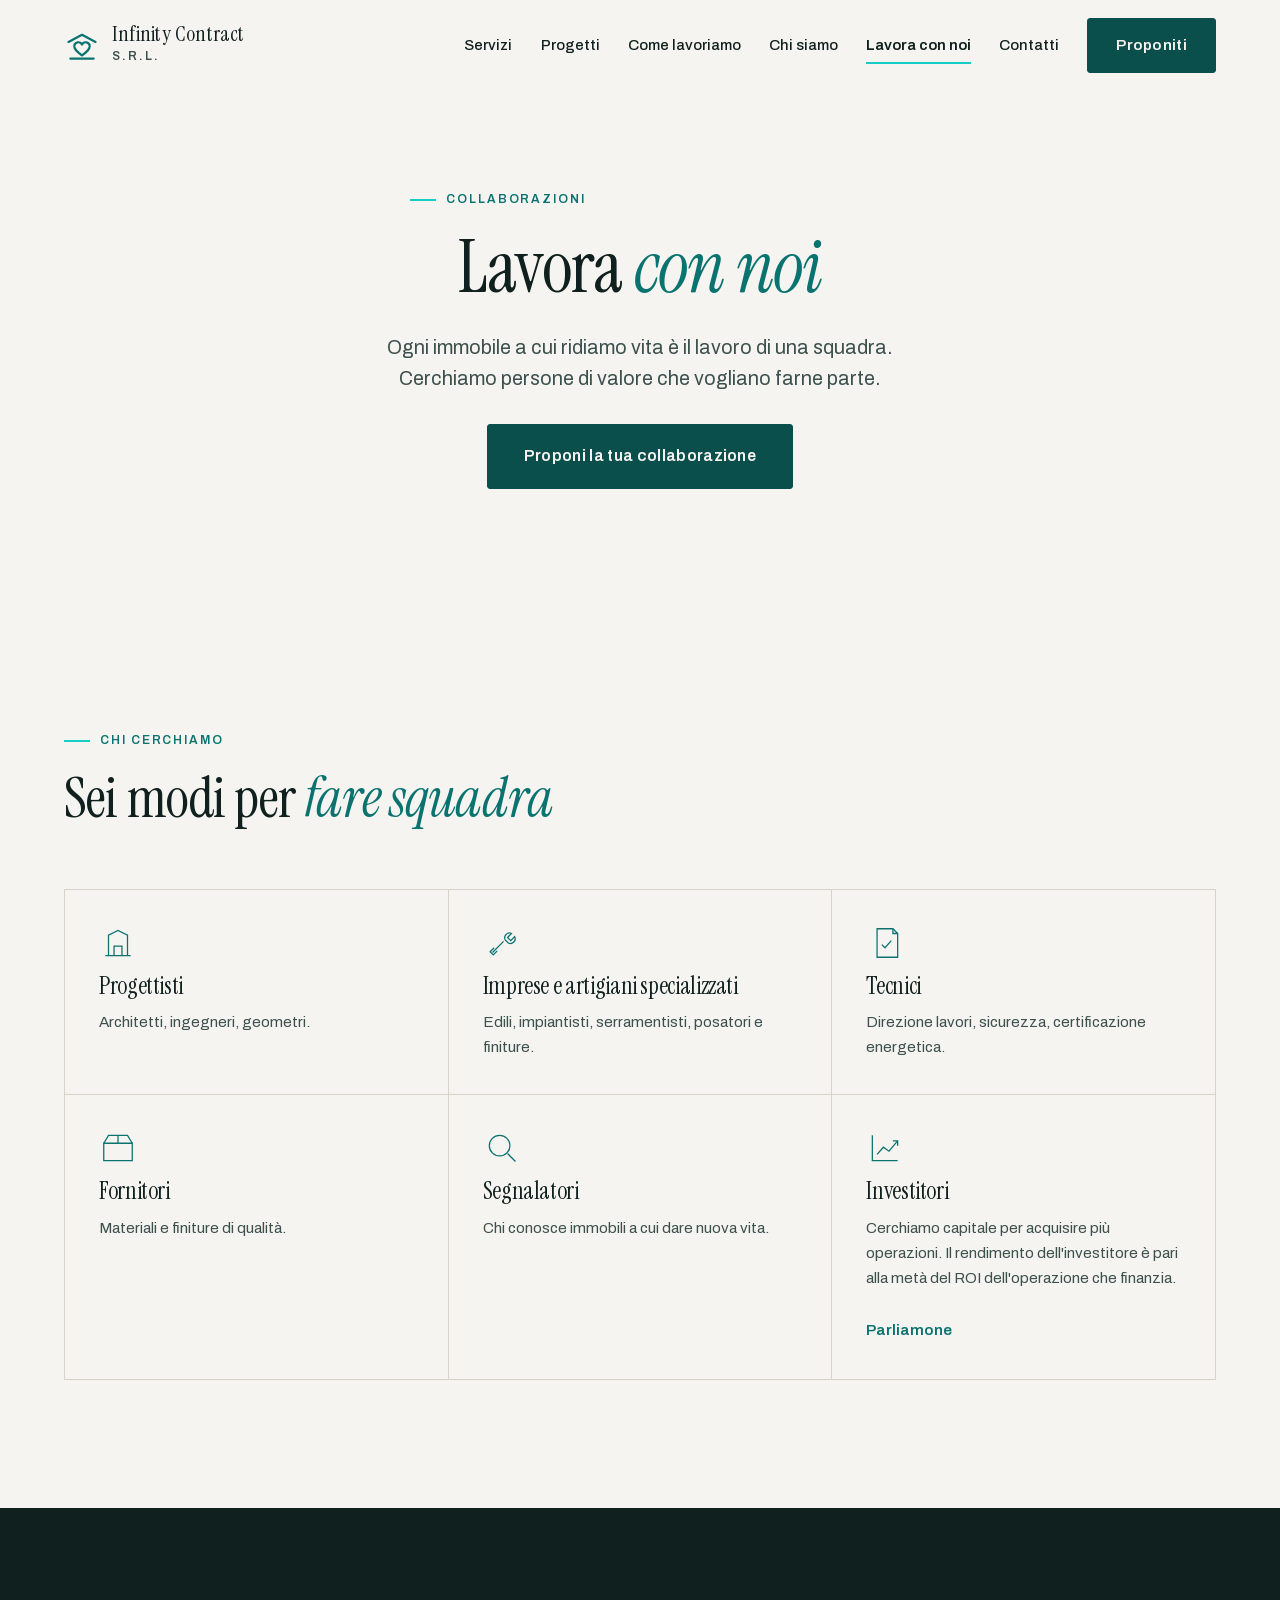
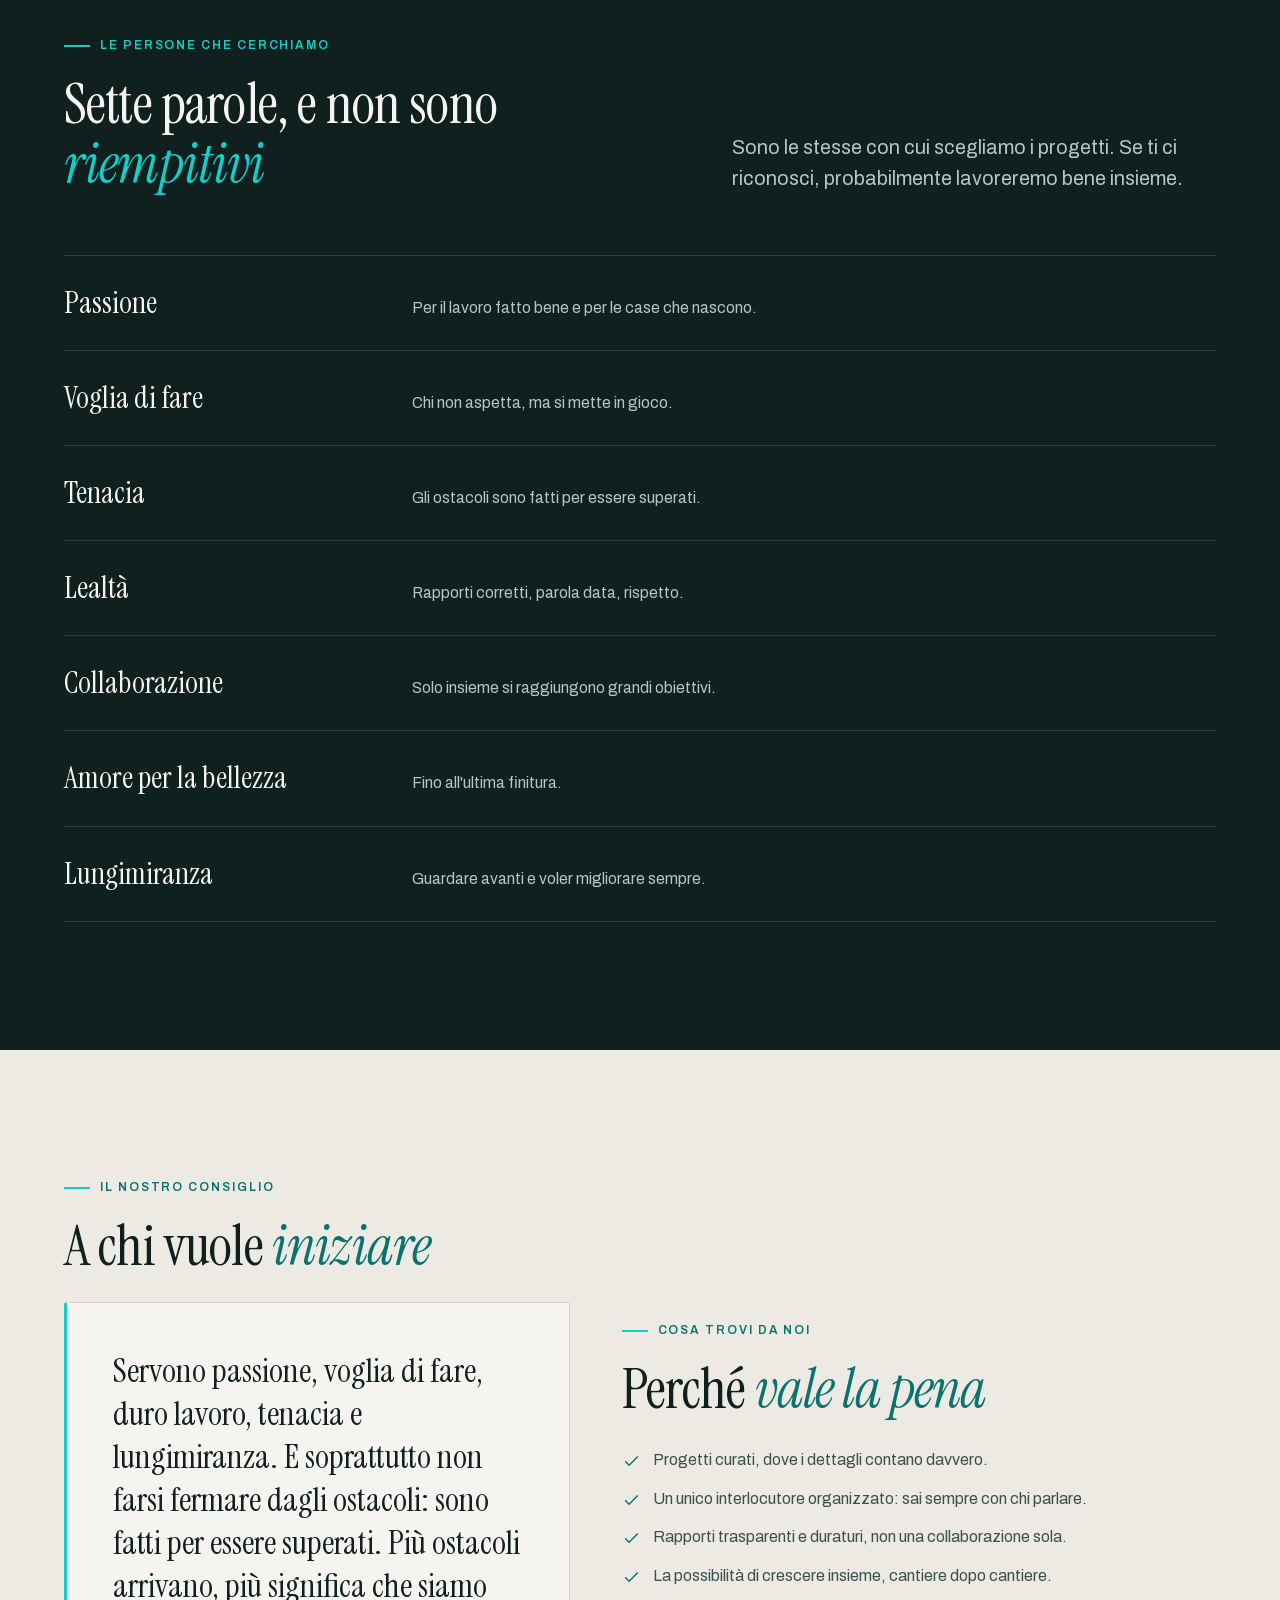
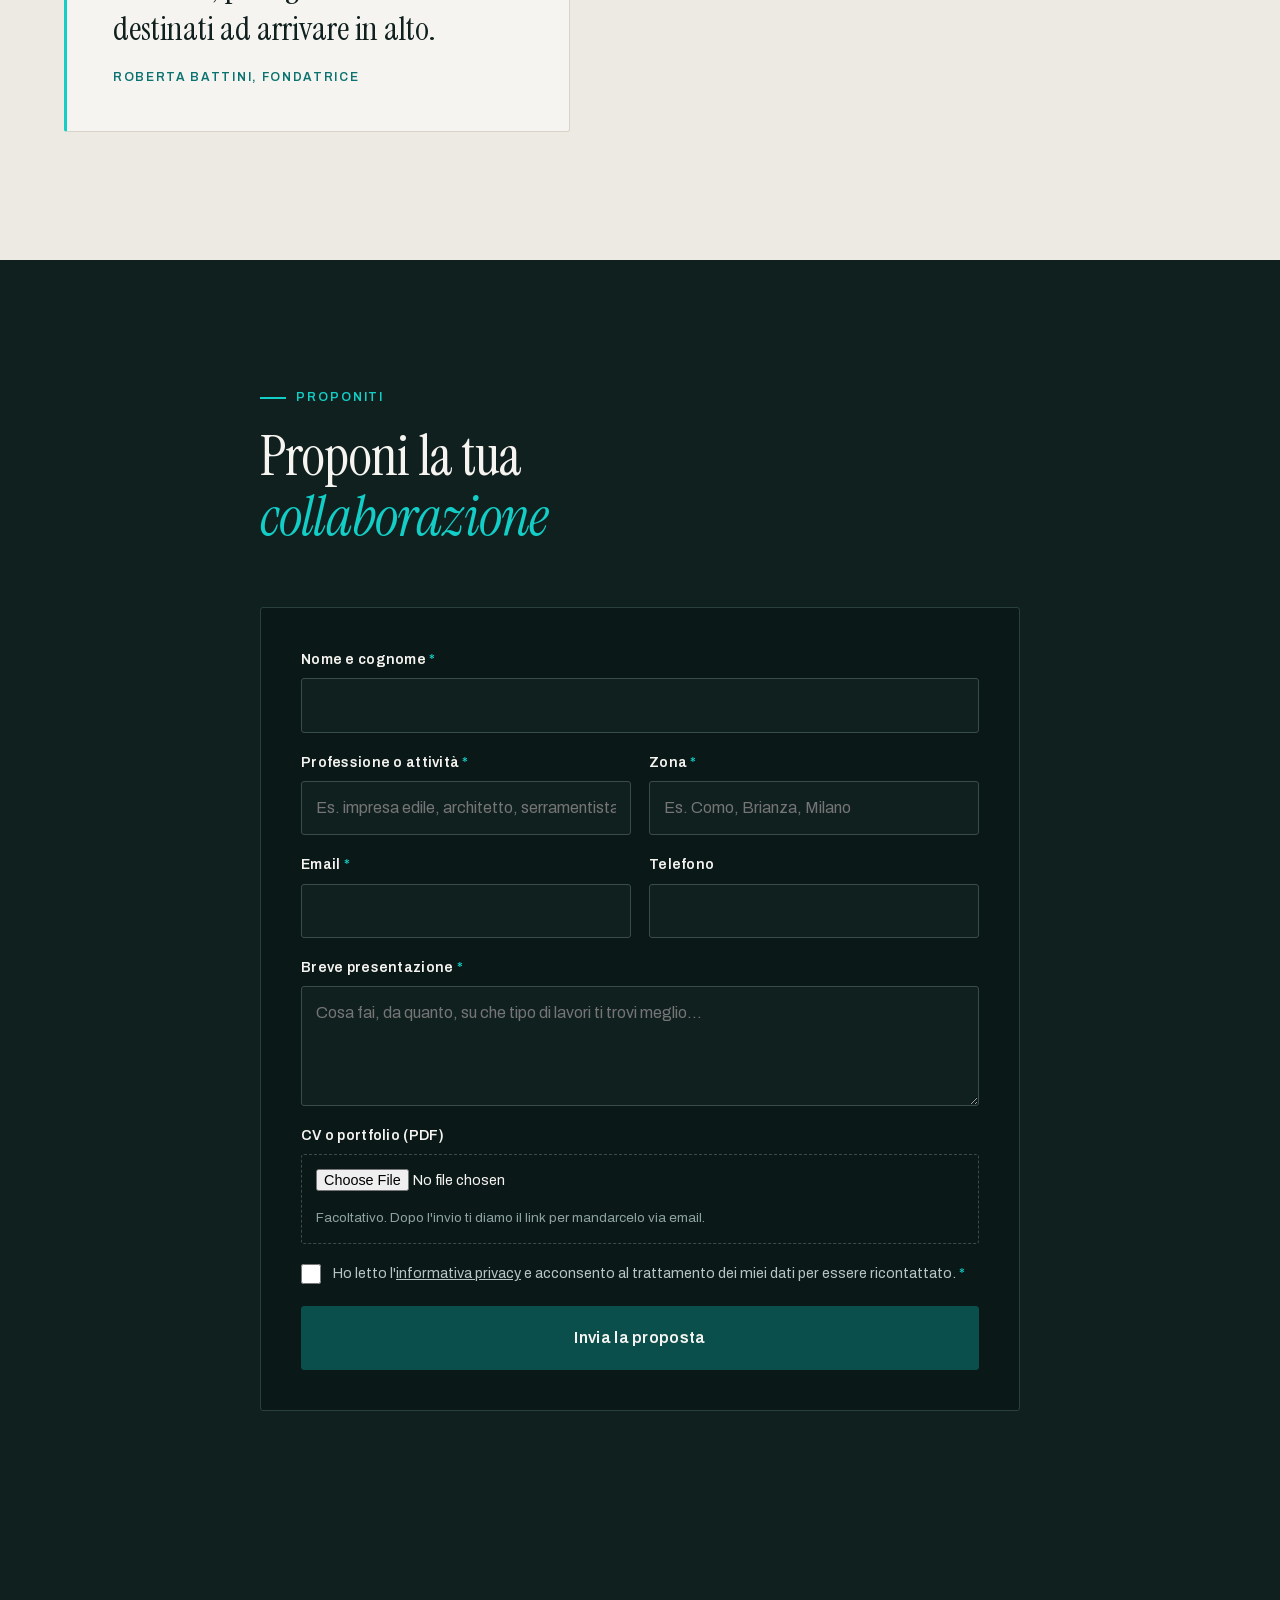
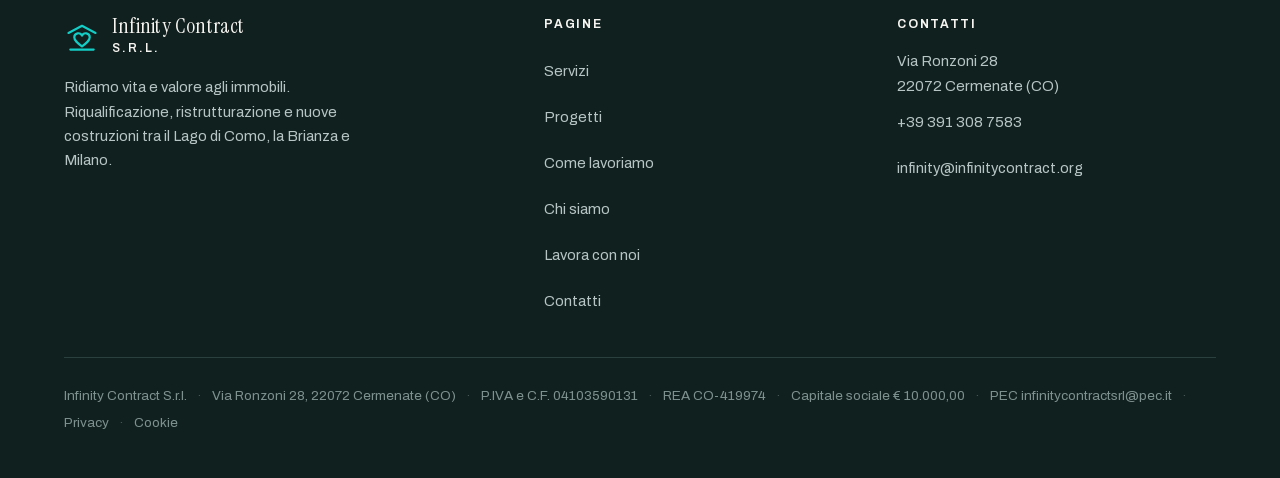
<file: lavora-con-noi.html>
<!DOCTYPE html>
<html lang="it">
<head>
<meta charset="utf-8" />
<meta name="viewport" content="width=device-width, initial-scale=1" />
<title>Lavora con noi — Infinity Contract</title>
<meta name="description" content="Cerchiamo progettisti, imprese e artigiani specializzati, tecnici, fornitori, segnalatori e investitori per i nostri cantieri tra il Lago di Como, la Brianza e Milano. Proponi la tua collaborazione." />
<meta name="theme-color" content="#10201F" />
<link rel="canonical" href="https://www.infinitycontract.org/lavora-con-noi.html" />

<meta property="og:type" content="website" />
<meta property="og:locale" content="it_IT" />
<meta property="og:title" content="Lavora con noi — Infinity Contract" />
<meta property="og:description" content="Ogni immobile a cui ridiamo vita è il lavoro di una squadra. Cerchiamo persone di valore che vogliano farne parte." />

<link rel="preload" href="fonts/InstrumentSerif-400-latin.woff2" as="font" type="font/woff2" crossorigin />
<link rel="preload" href="fonts/Archivo-var-latin.woff2" as="font" type="font/woff2" crossorigin />
<link rel="stylesheet" href="stile.css" />
</head>
<body>

<svg width="0" height="0" style="position:absolute" aria-hidden="true">
  <symbol id="mark" viewBox="0 0 40 32">
    <path d="M5 11.5 20 3.5l15 8" fill="none" stroke="currentColor" stroke-width="2.4" stroke-linecap="round" stroke-linejoin="round"/>
    <path d="M20 26.5c-5.2-4-8.6-6.6-8.6-10.2a4.5 4.5 0 0 1 8.6-1.8 4.5 4.5 0 0 1 8.6 1.8c0 3.6-3.4 6.2-8.6 10.2Z" fill="none" stroke="currentColor" stroke-width="2.4" stroke-linejoin="round"/>
    <path d="M7 30h26" fill="none" stroke="currentColor" stroke-width="2.4" stroke-linecap="round"/>
  </symbol>
</svg>

<div class="progress" id="prog" aria-hidden="true"></div>
<a class="skip" href="#main">Vai al contenuto</a>

<header id="head">
  <a class="brand" href="index.html" aria-label="Infinity Contract, vai alla home">
    <svg aria-hidden="true"><use href="#mark"/></svg>
    <span><b>Infinity Contract</b><i>S.r.l.</i></span>
  </a>
  <nav id="nav" aria-label="Principale">
    <a href="index.html#servizi">Servizi</a>
    <a href="progetti.html">Progetti</a>
    <a href="index.html#metodo">Come lavoriamo</a>
    <a href="index.html#chi">Chi siamo</a>
    <a href="lavora-con-noi.html" class="on" aria-current="page">Lavora con noi</a>
    <a href="index.html#contatti">Contatti</a>
  </nav>
  <a class="btn head-cta" href="#proponi"><span>Proponiti</span></a>
  <button class="burger" id="burger" aria-label="Apri il menu" aria-expanded="false" aria-controls="menu">
    <span></span><span></span><span></span>
  </button>
</header>

<div id="menu" aria-hidden="true">
  <a href="index.html#servizi">Servizi</a>
  <a href="progetti.html">Progetti</a>
  <a href="index.html#metodo">Come lavoriamo</a>
  <a href="index.html#chi">Chi siamo</a>
  <a href="lavora-con-noi.html">Lavora con noi</a>
  <a href="index.html#contatti">Contatti</a>
  <div class="menu-foot">
    <a href="tel:+393913087583">+39 391 308 7583</a>
    <a href="mailto:infinity@infinitycontract.org">infinity@infinitycontract.org</a>
  </div>
</div>

<main id="main">

<section class="hero" style="min-height:auto">
  <div class="wrap narrow" style="text-align:center">
    <p class="kicker" style="justify-content:center">Collaborazioni</p>
    <h1 style="font-size:clamp(2.6rem,6.5vw,4.6rem)">
      <span class="line"><span>Lavora <em>con noi</em></span></span>
    </h1>
    <p class="lead" style="margin:24px auto 0">Ogni immobile a cui ridiamo vita è il
      lavoro di una squadra. Cerchiamo persone di valore che vogliano farne parte.</p>
    <div class="hero-cta" style="justify-content:center;margin-top:30px">
      <a class="btn btn-lg" href="#proponi"><span>Proponi la tua collaborazione</span></a>
    </div>
  </div>
</section>

<!-- ══════════════════════════════════════════════════════════════════════
     CHI CERCHIAMO
     ══════════════════════════════════════════════════════════════════════ -->
<section class="sec" aria-labelledby="h-cerchiamo">
  <div class="wrap">
    <div class="head-2 rv">
      <p class="kicker">Chi cerchiamo</p>
      <h2 id="h-cerchiamo">Sei modi per <em>fare squadra</em></h2>
    </div>
    <div class="ruoli stagger">
      <article class="ruolo">
        <svg viewBox="0 0 48 48" fill="none" stroke="currentColor" stroke-width="1.6" aria-hidden="true">
          <path d="M8 40h32M12 40V14l12-6 12 6v26"/><path d="M19 40V28h10v12"/>
        </svg>
        <h3>Progettisti</h3>
        <p>Architetti, ingegneri, geometri.</p>
      </article>
      <article class="ruolo">
        <svg viewBox="0 0 48 48" fill="none" stroke="currentColor" stroke-width="1.6" aria-hidden="true">
          <path d="m12 36 14-14"/><path d="M28 20a6 6 0 0 1 8-8l-5 5 4 4 5-5a6 6 0 0 1-8 8Z"/><path d="M14 30l-5 5 4 4 5-5"/>
        </svg>
        <h3>Imprese e artigiani specializzati</h3>
        <p>Edili, impiantisti, serramentisti, posatori e finiture.</p>
      </article>
      <article class="ruolo">
        <svg viewBox="0 0 48 48" fill="none" stroke="currentColor" stroke-width="1.6" aria-hidden="true">
          <path d="M14 6h20l6 6v30H14z"/><path d="M34 6v6h6"/><path d="m20 26 4 4 8-9"/>
        </svg>
        <h3>Tecnici</h3>
        <p>Direzione lavori, sicurezza, certificazione energetica.</p>
      </article>
      <article class="ruolo">
        <svg viewBox="0 0 48 48" fill="none" stroke="currentColor" stroke-width="1.6" aria-hidden="true">
          <path d="M6 18h36v22H6z"/><path d="M6 18 12 8h24l6 10"/><path d="M24 8v10"/>
        </svg>
        <h3>Fornitori</h3>
        <p>Materiali e finiture di qualità.</p>
      </article>
      <article class="ruolo">
        <svg viewBox="0 0 48 48" fill="none" stroke="currentColor" stroke-width="1.6" aria-hidden="true">
          <circle cx="21" cy="21" r="13"/><path d="m31 31 10 10"/>
        </svg>
        <h3>Segnalatori</h3>
        <p>Chi conosce immobili a cui dare nuova vita.</p>
      </article>
      <!-- Unico riquadro con un link: un investitore non manda un curriculum,
           quindi non lo si manda al modulo di questa pagina ma a quello dei
           contatti, con il motivo già scelto. -->
      <article class="ruolo">
        <svg viewBox="0 0 48 48" fill="none" stroke="currentColor" stroke-width="1.6" aria-hidden="true">
          <path d="M8 8v32h32"/><path d="m14 32 8-9 7 5 11-13"/><path d="M34 15h6v6"/>
        </svg>
        <h3>Investitori</h3>
        <p>Cerchiamo capitale per acquisire più operazioni. Il rendimento
          dell'investitore è pari alla metà del ROI dell'operazione che finanzia.</p>
        <a class="link" href="index.html?motivo=Voglio%20partecipare%20a%20una%20vostra%20operazione%20immobiliare#contatti">Parliamone</a>
      </article>
    </div>
  </div>
</section>

<!-- ══════════════════════════════════════════════════════════════════════
     LE PERSONE CHE CERCHIAMO
     ══════════════════════════════════════════════════════════════════════ -->
<section class="sec sec-dark" aria-labelledby="h-persone">
  <div class="wrap">
    <div class="head-row">
      <div>
        <p class="kicker">Le persone che cerchiamo</p>
        <h2 id="h-persone">Sette parole, e non sono <em>riempitivi</em></h2>
      </div>
      <p class="lead">Sono le stesse con cui scegliamo i progetti. Se ti ci riconosci,
        probabilmente lavoreremo bene insieme.</p>
    </div>
    <ul class="parole stagger">
      <li class="parola"><b>Passione</b><span>Per il lavoro fatto bene e per le case che nascono.</span></li>
      <li class="parola"><b>Voglia di fare</b><span>Chi non aspetta, ma si mette in gioco.</span></li>
      <li class="parola"><b>Tenacia</b><span>Gli ostacoli sono fatti per essere superati.</span></li>
      <li class="parola"><b>Lealtà</b><span>Rapporti corretti, parola data, rispetto.</span></li>
      <li class="parola"><b>Collaborazione</b><span>Solo insieme si raggiungono grandi obiettivi.</span></li>
      <li class="parola"><b>Amore per la bellezza</b><span>Fino all'ultima finitura.</span></li>
      <li class="parola"><b>Lungimiranza</b><span>Guardare avanti e voler migliorare sempre.</span></li>
    </ul>
  </div>
</section>

<!-- ══════════════════════════════════════════════════════════════════════
     IL CONSIGLIO + COSA TROVI DA NOI
     ══════════════════════════════════════════════════════════════════════ -->
<section class="sec sec-alt" aria-labelledby="h-consiglio">
  <div class="wrap chi-grid">
    <div class="rv">
      <p class="kicker">Il nostro consiglio</p>
      <h2 id="h-consiglio">A chi vuole <em>iniziare</em></h2>
      <blockquote class="cit-grande" style="margin-top:26px">
        Servono passione, voglia di fare, duro lavoro, tenacia e lungimiranza. E
        soprattutto non farsi fermare dagli ostacoli: sono fatti per essere superati.
        Più ostacoli arrivano, più significa che siamo destinati ad arrivare in alto.
        <footer>Roberta Battini, fondatrice</footer>
      </blockquote>
    </div>
    <div class="rv">
      <p class="kicker">Cosa trovi da noi</p>
      <h2>Perché <em>vale la pena</em></h2>
      <ul class="vantaggi">
        <li>
          <svg viewBox="0 0 24 24" fill="none" stroke="currentColor" stroke-width="1.8" aria-hidden="true"><path d="m4 13 5 5L20 7"/></svg>
          <span>Progetti curati, dove i dettagli contano davvero.</span>
        </li>
        <li>
          <svg viewBox="0 0 24 24" fill="none" stroke="currentColor" stroke-width="1.8" aria-hidden="true"><path d="m4 13 5 5L20 7"/></svg>
          <span>Un unico interlocutore organizzato: sai sempre con chi parlare.</span>
        </li>
        <li>
          <svg viewBox="0 0 24 24" fill="none" stroke="currentColor" stroke-width="1.8" aria-hidden="true"><path d="m4 13 5 5L20 7"/></svg>
          <span>Rapporti trasparenti e duraturi, non una collaborazione sola.</span>
        </li>
        <li>
          <svg viewBox="0 0 24 24" fill="none" stroke="currentColor" stroke-width="1.8" aria-hidden="true"><path d="m4 13 5 5L20 7"/></svg>
          <span>La possibilità di crescere insieme, cantiere dopo cantiere.</span>
        </li>
      </ul>
    </div>
  </div>
</section>

<!-- ══════════════════════════════════════════════════════════════════════
     MODULO
     ══════════════════════════════════════════════════════════════════════ -->
<section class="sec sec-dark" id="proponi" aria-labelledby="h-proponi">
  <div class="wrap narrow">
    <div class="head-2 rv">
      <p class="kicker">Proponiti</p>
      <h2 id="h-proponi">Proponi la tua <em>collaborazione</em></h2>
    </div>

    <form id="formLavora" novalidate class="rv" data-emailjs="candidature">
      <div class="campi">
        <div class="field">
          <label for="l-nome">Nome e cognome <span class="req">*</span></label>
          <input id="l-nome" name="nome" type="text" autocomplete="name" required />
          <span class="msg">Scrivi nome e cognome.</span>
        </div>
        <div class="due">
          <div class="field">
            <label for="l-prof">Professione o attività <span class="req">*</span></label>
            <input id="l-prof" name="professione" type="text" required
              placeholder="Es. impresa edile, architetto, serramentista" />
            <span class="msg">Dicci che lavoro fai.</span>
          </div>
          <div class="field">
            <label for="l-zona">Zona <span class="req">*</span></label>
            <input id="l-zona" name="zona" type="text" required placeholder="Es. Como, Brianza, Milano" />
            <span class="msg">Indica la zona in cui lavori.</span>
          </div>
        </div>
        <div class="due">
          <div class="field">
            <label for="l-mail">Email <span class="req">*</span></label>
            <input id="l-mail" name="email" type="email" autocomplete="email" required />
            <span class="msg">Serve un indirizzo valido per risponderti.</span>
          </div>
          <div class="field">
            <label for="l-tel">Telefono</label>
            <input id="l-tel" name="tel" type="tel" autocomplete="tel" />
            <span class="msg">Controlla il numero: mancano delle cifre.</span>
          </div>
        </div>
        <div class="field">
          <label for="l-msg">Breve presentazione <span class="req">*</span></label>
          <textarea id="l-msg" name="presentazione" required
            placeholder="Cosa fai, da quanto, su che tipo di lavori ti trovi meglio…"></textarea>
          <span class="msg">Bastano due righe.</span>
        </div>

        <div class="field">
          <label for="l-cv">CV o portfolio (PDF)</label>
          <div class="file-campo">
            <input id="l-cv" name="allegato" type="file" accept=".pdf,application/pdf" />
            <span class="nota">Facoltativo. Dopo l'invio ti diamo il link per mandarcelo via email.</span>
          </div>
        </div>

        <label class="check">
          <input type="checkbox" id="l-priv" required />
          <span>Ho letto l'<a href="index.html#">informativa privacy</a> e acconsento al
            trattamento dei miei dati per essere ricontattato. <span class="req">*</span></span>
        </label>

        <!-- Campo trappola per bot. -->
        <input type="text" name="azienda" id="l-azienda" tabindex="-1" autocomplete="off"
          style="position:absolute;left:-9999px;width:1px;height:1px;overflow:hidden" aria-hidden="true" />

        <p class="form-error" role="alert">Non siamo riusciti a inviare la proposta.
          Riprova, oppure scrivici a
          <a href="mailto:infinity@infinitycontract.org">infinity@infinitycontract.org</a>.</p>

        <button class="btn btn-lg" type="submit" style="width:100%"><span>Invia la proposta</span></button>
      </div>

      <div class="sent" role="status">
        <svg width="46" height="46" viewBox="0 0 24 24" fill="none" stroke="currentColor" stroke-width="1.6" aria-hidden="true"><circle cx="12" cy="12" r="10"/><path d="m8 12 3 3 5-6"/></svg>
        <h3>Proposta ricevuta</h3>
        <p>La leggiamo e ti rispondiamo. Grazie per averci scritto.</p>
        <p class="allega" hidden>Per mandarci il CV o il portfolio,
          <a class="link" href="mailto:infinity@infinitycontract.org">allegalo a una email</a>:
          l'oggetto è già pronto.</p>
      </div>
    </form>
  </div>
</section>
</main>

<footer>
  <div class="wrap">
    <div class="foot-grid">
      <div>
        <a class="brand" href="index.html" aria-label="Infinity Contract">
          <svg aria-hidden="true"><use href="#mark"/></svg>
          <span><b>Infinity Contract</b><i>S.r.l.</i></span>
        </a>
        <p style="margin-top:16px;max-width:36ch">Ridiamo vita e valore agli immobili.
          Riqualificazione, ristrutturazione e nuove costruzioni tra il Lago di Como, la
          Brianza e Milano.</p>
      </div>
      <div>
        <h4>Pagine</h4>
        <ul>
          <li><a href="index.html#servizi">Servizi</a></li>
          <li><a href="progetti.html">Progetti</a></li>
          <li><a href="index.html#metodo">Come lavoriamo</a></li>
          <li><a href="index.html#chi">Chi siamo</a></li>
          <li><a href="lavora-con-noi.html">Lavora con noi</a></li>
          <li><a href="index.html#contatti">Contatti</a></li>
        </ul>
      </div>
      <div>
        <h4>Contatti</h4>
        <ul>
          <li>Via Ronzoni 28<br />22072 Cermenate (CO)</li>
          <li><a href="tel:+393913087583">+39 391 308 7583</a></li>
          <li><a href="mailto:infinity@infinitycontract.org">infinity@infinitycontract.org</a></li>
        </ul>
      </div>
    </div>
    <div class="foot-legale">
      <span>Infinity Contract S.r.l.</span><span class="sep">·</span>
      <span>Via Ronzoni 28, 22072 Cermenate (CO)</span><span class="sep">·</span>
      <span>P.IVA e C.F. 04103590131</span><span class="sep">·</span>
      <span>REA CO-419974</span><span class="sep">·</span>
      <span>Capitale sociale € 10.000,00</span><span class="sep">·</span>
      <span>PEC infinitycontractsrl@pec.it</span><span class="sep">·</span>
      <span><a href="#">Privacy</a></span><span class="sep">·</span>
      <span><a href="#">Cookie</a></span>
    </div>
  </div>
</footer>

<nav id="mbar" aria-label="Azioni rapide">
  <a href="tel:+393913087583">
    <svg viewBox="0 0 24 24" fill="none" stroke="currentColor" stroke-width="1.8" aria-hidden="true"><path d="M22 16.9v3a2 2 0 0 1-2.2 2 19.8 19.8 0 0 1-8.6-3.1 19.5 19.5 0 0 1-6-6A19.8 19.8 0 0 1 2.1 4.2 2 2 0 0 1 4.1 2h3a2 2 0 0 1 2 1.7c.1 1 .4 1.9.7 2.8a2 2 0 0 1-.4 2.1L8.1 9.9a16 16 0 0 0 6 6l1.3-1.3a2 2 0 0 1 2.1-.5c.9.4 1.8.6 2.8.8a2 2 0 0 1 1.7 2Z"/></svg>
    Chiama
  </a>
  <a href="https://wa.me/393913087583" target="_blank" rel="noopener noreferrer">
    <svg viewBox="0 0 24 24" fill="currentColor" aria-hidden="true"><path d="M12 2a10 10 0 0 0-8.6 15l-1.3 4.7 4.8-1.3A10 10 0 1 0 12 2Zm5.6 14.2c-.2.6-1.2 1.2-1.7 1.2-.5.1-1 .1-1.6-.1-.4-.1-.9-.3-1.5-.6a11 11 0 0 1-4.3-3.8c-.3-.4-.9-1.3-.9-2.4 0-1.2.6-1.8.8-2 .2-.2.5-.3.6-.3h.5c.2 0 .4 0 .6.4l.7 1.7c.1.2 0 .4-.1.5l-.3.4-.3.3c-.1.1-.2.3 0 .5a7.6 7.6 0 0 0 3.5 3c.3.1.4.1.6-.1l.8-1c.2-.2.3-.1.5-.1l1.7.8c.2.1.4.2.4.3.1.2.1.7-.1 1.3Z"/></svg>
    WhatsApp
  </a>
  <a href="#proponi">
    <svg viewBox="0 0 24 24" fill="none" stroke="currentColor" stroke-width="1.8" aria-hidden="true"><path d="M4 5h16v14H4z"/><path d="m4 7 8 5 8-5"/></svg>
    Proponiti
  </a>
</nav>

<script src="script.js"></script>
</body>
</html>
</file>
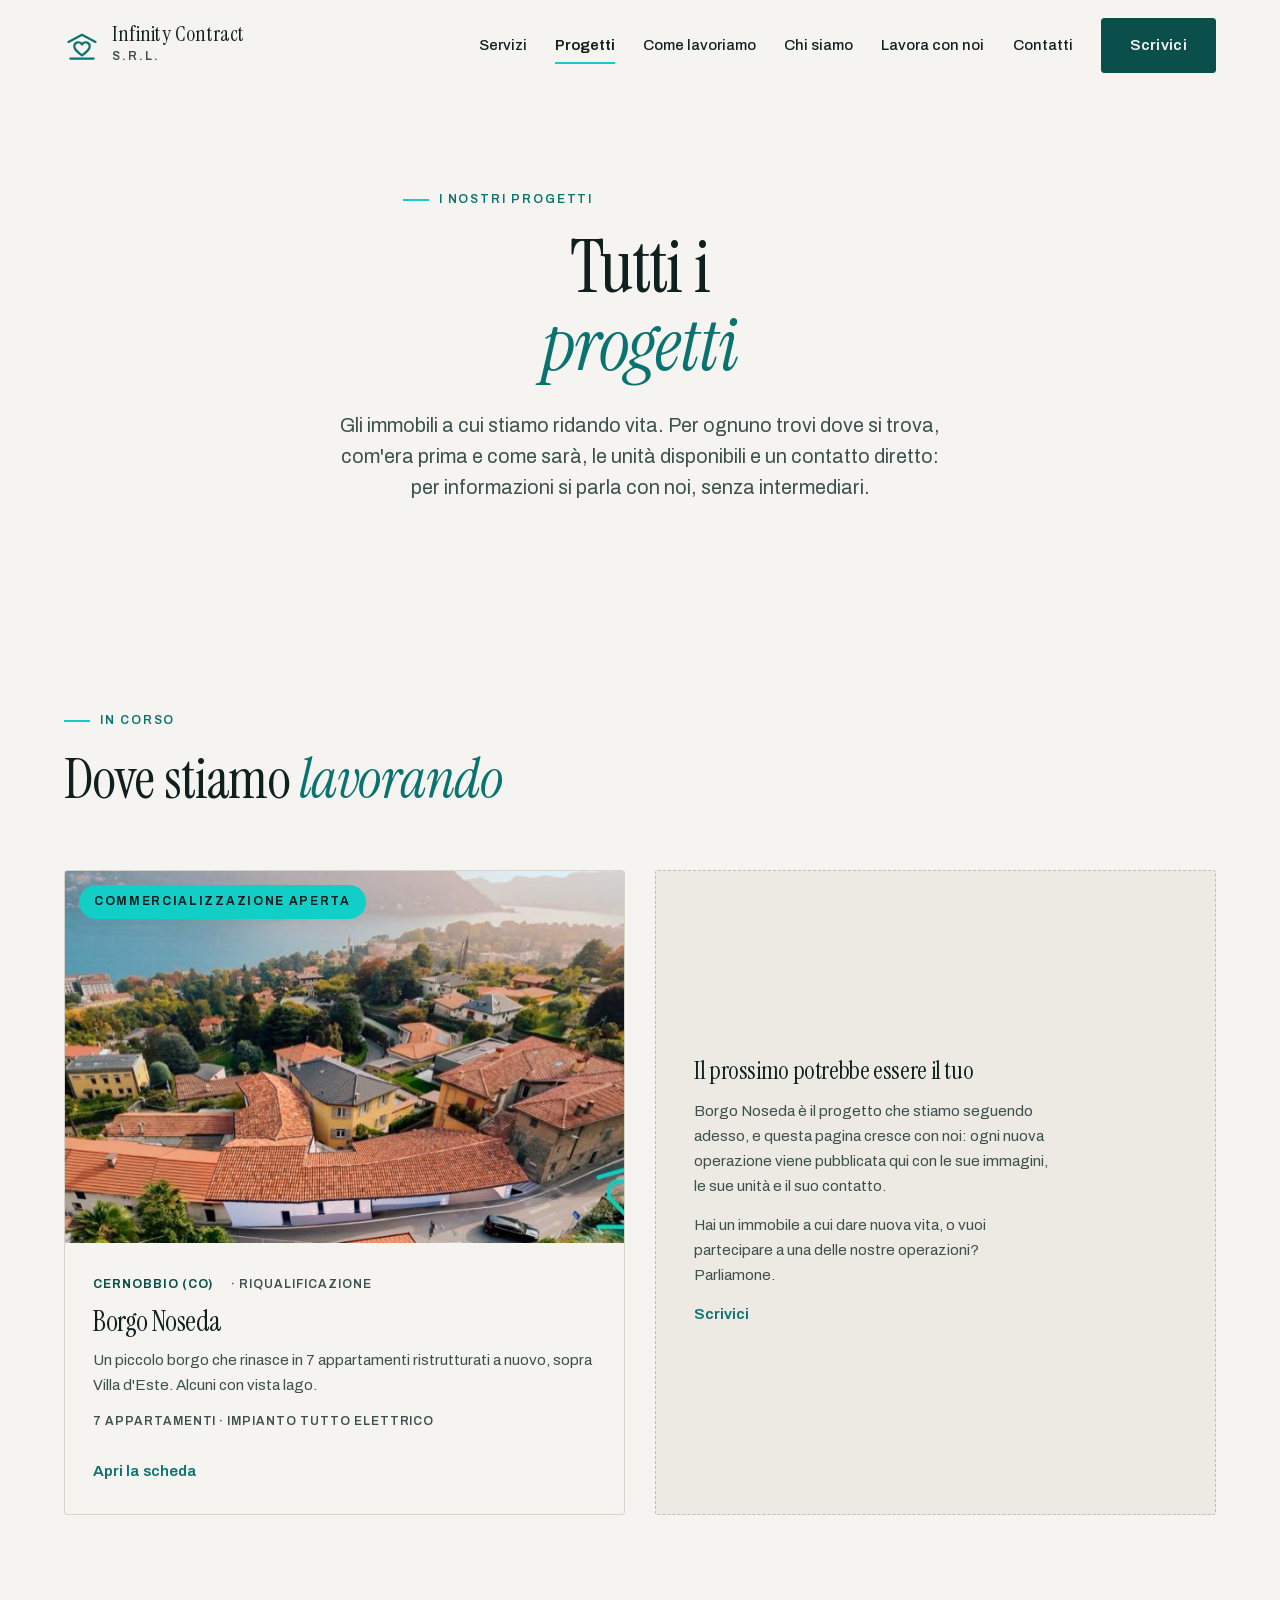
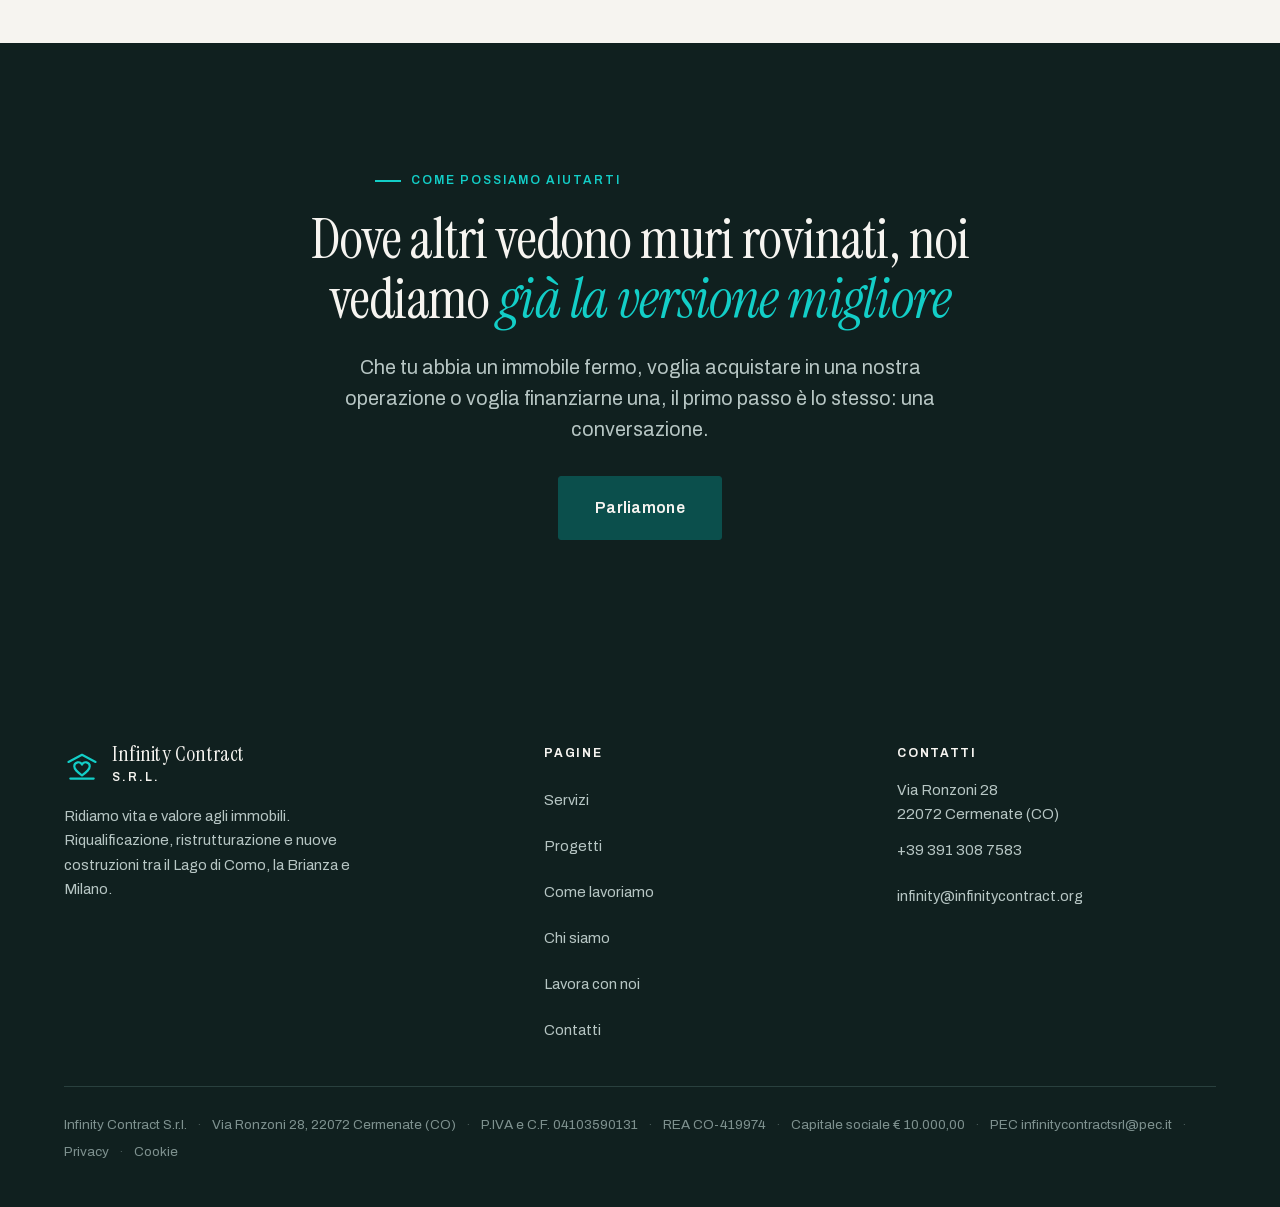
<file: progetti.html>
<!DOCTYPE html>
<html lang="it">
<head>
<meta charset="utf-8" />
<meta name="viewport" content="width=device-width, initial-scale=1" />
<title>Tutti i progetti — Infinity Contract</title>
<meta name="description" content="Gli immobili a cui Infinity Contract sta ridando vita tra il Lago di Como, la Brianza e Milano. Per ogni progetto: dove si trova, le immagini del prima e del progetto, le unità e come chiedere informazioni." />
<meta name="theme-color" content="#10201F" />
<link rel="canonical" href="https://www.infinitycontract.org/progetti.html" />

<meta property="og:type" content="website" />
<meta property="og:locale" content="it_IT" />
<meta property="og:title" content="Tutti i progetti — Infinity Contract" />
<meta property="og:description" content="Gli immobili a cui stiamo ridando vita. Per ognuno: dove si trova, le immagini, le unità e un contatto diretto." />

<link rel="preload" href="fonts/InstrumentSerif-400-latin.woff2" as="font" type="font/woff2" crossorigin />
<link rel="preload" href="fonts/Archivo-var-latin.woff2" as="font" type="font/woff2" crossorigin />
<link rel="stylesheet" href="stile.css" />
</head>
<body>

<svg width="0" height="0" style="position:absolute" aria-hidden="true">
  <symbol id="mark" viewBox="0 0 40 32">
    <path d="M5 11.5 20 3.5l15 8" fill="none" stroke="currentColor" stroke-width="2.4" stroke-linecap="round" stroke-linejoin="round"/>
    <path d="M20 26.5c-5.2-4-8.6-6.6-8.6-10.2a4.5 4.5 0 0 1 8.6-1.8 4.5 4.5 0 0 1 8.6 1.8c0 3.6-3.4 6.2-8.6 10.2Z" fill="none" stroke="currentColor" stroke-width="2.4" stroke-linejoin="round"/>
    <path d="M7 30h26" fill="none" stroke="currentColor" stroke-width="2.4" stroke-linecap="round"/>
  </symbol>
</svg>

<div class="progress" id="prog" aria-hidden="true"></div>
<a class="skip" href="#main">Vai al contenuto</a>

<header id="head">
  <a class="brand" href="index.html" aria-label="Infinity Contract, vai alla home">
    <svg aria-hidden="true"><use href="#mark"/></svg>
    <span><b>Infinity Contract</b><i>S.r.l.</i></span>
  </a>
  <nav id="nav" aria-label="Principale">
    <a href="index.html#servizi">Servizi</a>
    <a href="progetti.html" class="on" aria-current="page">Progetti</a>
    <a href="index.html#metodo">Come lavoriamo</a>
    <a href="index.html#chi">Chi siamo</a>
    <a href="lavora-con-noi.html">Lavora con noi</a>
    <a href="index.html#contatti">Contatti</a>
  </nav>
  <a class="btn head-cta" href="index.html#contatti"><span>Scrivici</span></a>
  <button class="burger" id="burger" aria-label="Apri il menu" aria-expanded="false" aria-controls="menu">
    <span></span><span></span><span></span>
  </button>
</header>

<div id="menu" aria-hidden="true">
  <a href="index.html#servizi">Servizi</a>
  <a href="progetti.html">Progetti</a>
  <a href="index.html#metodo">Come lavoriamo</a>
  <a href="index.html#chi">Chi siamo</a>
  <a href="lavora-con-noi.html">Lavora con noi</a>
  <a href="index.html#contatti">Contatti</a>
  <div class="menu-foot">
    <a href="tel:+393913087583">+39 391 308 7583</a>
    <a href="mailto:infinity@infinitycontract.org">infinity@infinitycontract.org</a>
  </div>
</div>

<main id="main">

<section class="hero" style="min-height:auto">
  <div class="wrap narrow" style="text-align:center">
    <p class="kicker" style="justify-content:center">I nostri progetti</p>
    <h1 style="font-size:clamp(2.6rem,6.5vw,4.6rem)">
      <span class="line"><span>Tutti i</span></span>
      <span class="line"><span><em>progetti</em></span></span>
    </h1>
    <p class="lead" style="margin:24px auto 0;max-width:56ch">Gli immobili a cui stiamo
      ridando vita. Per ognuno trovi dove si trova, com'era prima e come sarà, le unità
      disponibili e un contatto diretto: per informazioni si parla con noi, senza
      intermediari.</p>
  </div>
</section>

<!-- ══════════════════════════════════════════════════════════════════════
     L'ELENCO
     Per aggiungere un progetto: duplicare un <a class="prog-card"> qui sotto
     e creare la pagina copiando progetto-borgo-noseda.html. Non serve toccare
     né il CSS né il JavaScript.
     ══════════════════════════════════════════════════════════════════════ -->
<section class="sec" aria-labelledby="h-elenco">
  <div class="wrap">
    <div class="head-2 rv">
      <p class="kicker">In corso</p>
      <h2 id="h-elenco">Dove stiamo <em>lavorando</em></h2>
    </div>

    <div class="prog-lista stagger">

      <a class="prog-card" href="progetto-borgo-noseda.html">
        <span class="stato-lav">Commercializzazione aperta</span>
        <div class="foto">
          <img src="img/borgo-dallalto-sm.jpg" width="760" height="424"
               loading="lazy" decoding="async"
               alt="Borgo Noseda visto dall'alto: i tetti del borgo, Cernobbio e il lago di Como sullo sfondo." />
        </div>
        <div class="prog-corpo">
          <div class="prog-meta"><b>Cernobbio (CO)</b> · Riqualificazione</div>
          <h3>Borgo Noseda</h3>
          <p>Un piccolo borgo che rinasce in 7 appartamenti ristrutturati a nuovo,
            sopra Villa d'Este. Alcuni con vista lago.</p>
          <div class="prog-meta">7 appartamenti · Impianto tutto elettrico</div>
          <span class="link">Apri la scheda</span>
        </div>
      </a>

      <div class="prog-invito">
        <h3>Il prossimo potrebbe essere il tuo</h3>
        <p>Borgo Noseda è il progetto che stiamo seguendo adesso, e questa pagina
          cresce con noi: ogni nuova operazione viene pubblicata qui con le sue
          immagini, le sue unità e il suo contatto.</p>
        <p>Hai un immobile a cui dare nuova vita, o vuoi partecipare a una delle
          nostre operazioni? Parliamone.</p>
        <a class="link" href="index.html#contatti">Scrivici</a>
      </div>

    </div>
  </div>
</section>

<!-- ══════════════════════════════════════════════════════════════════════
     INVITO FINALE
     ══════════════════════════════════════════════════════════════════════ -->
<section class="sec sec-dark" aria-labelledby="h-invito">
  <div class="wrap narrow" style="text-align:center">
    <p class="kicker" style="justify-content:center">Come possiamo aiutarti</p>
    <h2 id="h-invito">Dove altri vedono muri rovinati, noi vediamo
      <em>già la versione migliore</em></h2>
    <p class="lead" style="margin:22px auto 30px;max-width:54ch">Che tu abbia un
      immobile fermo, voglia acquistare in una nostra operazione o voglia finanziarne
      una, il primo passo è lo stesso: una conversazione.</p>
    <a class="btn btn-lg" href="index.html#contatti"><span>Parliamone</span></a>
  </div>
</section>

</main>

<footer>
  <div class="wrap">
    <div class="foot-grid">
      <div>
        <a class="brand" href="index.html" aria-label="Infinity Contract">
          <svg aria-hidden="true"><use href="#mark"/></svg>
          <span><b>Infinity Contract</b><i>S.r.l.</i></span>
        </a>
        <p style="margin-top:16px;max-width:36ch">Ridiamo vita e valore agli immobili.
          Riqualificazione, ristrutturazione e nuove costruzioni tra il Lago di Como, la
          Brianza e Milano.</p>
      </div>
      <div>
        <h4>Pagine</h4>
        <ul>
          <li><a href="index.html#servizi">Servizi</a></li>
          <li><a href="progetti.html">Progetti</a></li>
          <li><a href="index.html#metodo">Come lavoriamo</a></li>
          <li><a href="index.html#chi">Chi siamo</a></li>
          <li><a href="lavora-con-noi.html">Lavora con noi</a></li>
          <li><a href="index.html#contatti">Contatti</a></li>
        </ul>
      </div>
      <div>
        <h4>Contatti</h4>
        <ul>
          <li>Via Ronzoni 28<br />22072 Cermenate (CO)</li>
          <li><a href="tel:+393913087583">+39 391 308 7583</a></li>
          <li><a href="mailto:infinity@infinitycontract.org">infinity@infinitycontract.org</a></li>
        </ul>
      </div>
    </div>
    <div class="foot-legale">
      <span>Infinity Contract S.r.l.</span><span class="sep">·</span>
      <span>Via Ronzoni 28, 22072 Cermenate (CO)</span><span class="sep">·</span>
      <span>P.IVA e C.F. 04103590131</span><span class="sep">·</span>
      <span>REA CO-419974</span><span class="sep">·</span>
      <span>Capitale sociale € 10.000,00</span><span class="sep">·</span>
      <span>PEC infinitycontractsrl@pec.it</span><span class="sep">·</span>
      <span><a href="#">Privacy</a></span><span class="sep">·</span>
      <span><a href="#">Cookie</a></span>
    </div>
  </div>
</footer>

<nav id="mbar" aria-label="Azioni rapide">
  <a href="tel:+393913087583">
    <svg viewBox="0 0 24 24" fill="none" stroke="currentColor" stroke-width="1.8" aria-hidden="true"><path d="M22 16.9v3a2 2 0 0 1-2.2 2 19.8 19.8 0 0 1-8.6-3.1 19.5 19.5 0 0 1-6-6A19.8 19.8 0 0 1 2.1 4.2 2 2 0 0 1 4.1 2h3a2 2 0 0 1 2 1.7c.1 1 .4 1.9.7 2.8a2 2 0 0 1-.4 2.1L8.1 9.9a16 16 0 0 0 6 6l1.3-1.3a2 2 0 0 1 2.1-.5c.9.4 1.8.6 2.8.8a2 2 0 0 1 1.7 2Z"/></svg>
    Chiama
  </a>
  <a href="https://wa.me/393913087583" target="_blank" rel="noopener noreferrer">
    <svg viewBox="0 0 24 24" fill="currentColor" aria-hidden="true"><path d="M12 2a10 10 0 0 0-8.6 15l-1.3 4.7 4.8-1.3A10 10 0 1 0 12 2Zm5.6 14.2c-.2.6-1.2 1.2-1.7 1.2-.5.1-1 .1-1.6-.1-.4-.1-.9-.3-1.5-.6a11 11 0 0 1-4.3-3.8c-.3-.4-.9-1.3-.9-2.4 0-1.2.6-1.8.8-2 .2-.2.5-.3.6-.3h.5c.2 0 .4 0 .6.4l.7 1.7c.1.2 0 .4-.1.5l-.3.4-.3.3c-.1.1-.2.3 0 .5a7.6 7.6 0 0 0 3.5 3c.3.1.4.1.6-.1l.8-1c.2-.2.3-.1.5-.1l1.7.8c.2.1.4.2.4.3.1.2.1.7-.1 1.3Z"/></svg>
    WhatsApp
  </a>
  <a href="index.html#contatti">
    <svg viewBox="0 0 24 24" fill="none" stroke="currentColor" stroke-width="1.8" aria-hidden="true"><path d="M4 5h16v14H4z"/><path d="m4 7 8 5 8-5"/></svg>
    Scrivici
  </a>
</nav>

<script src="script.js"></script>
</body>
</html>
</file>
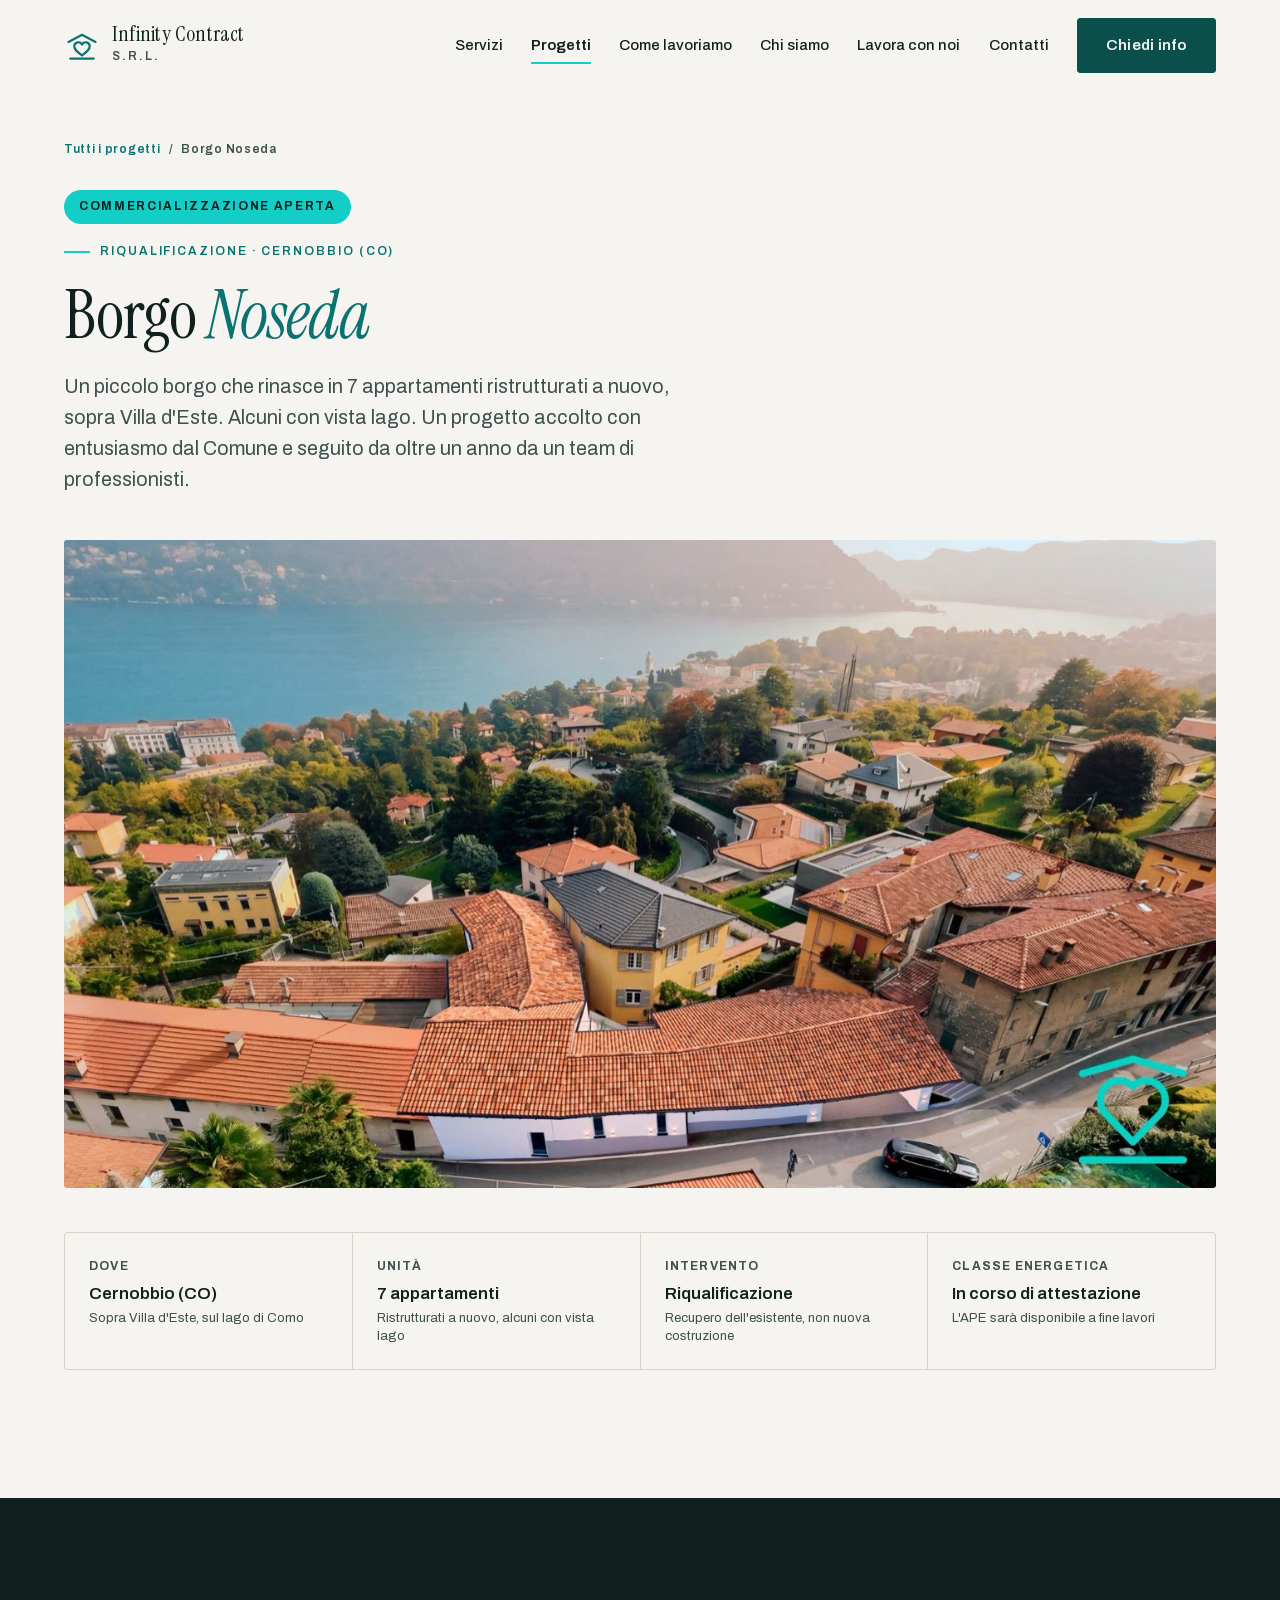
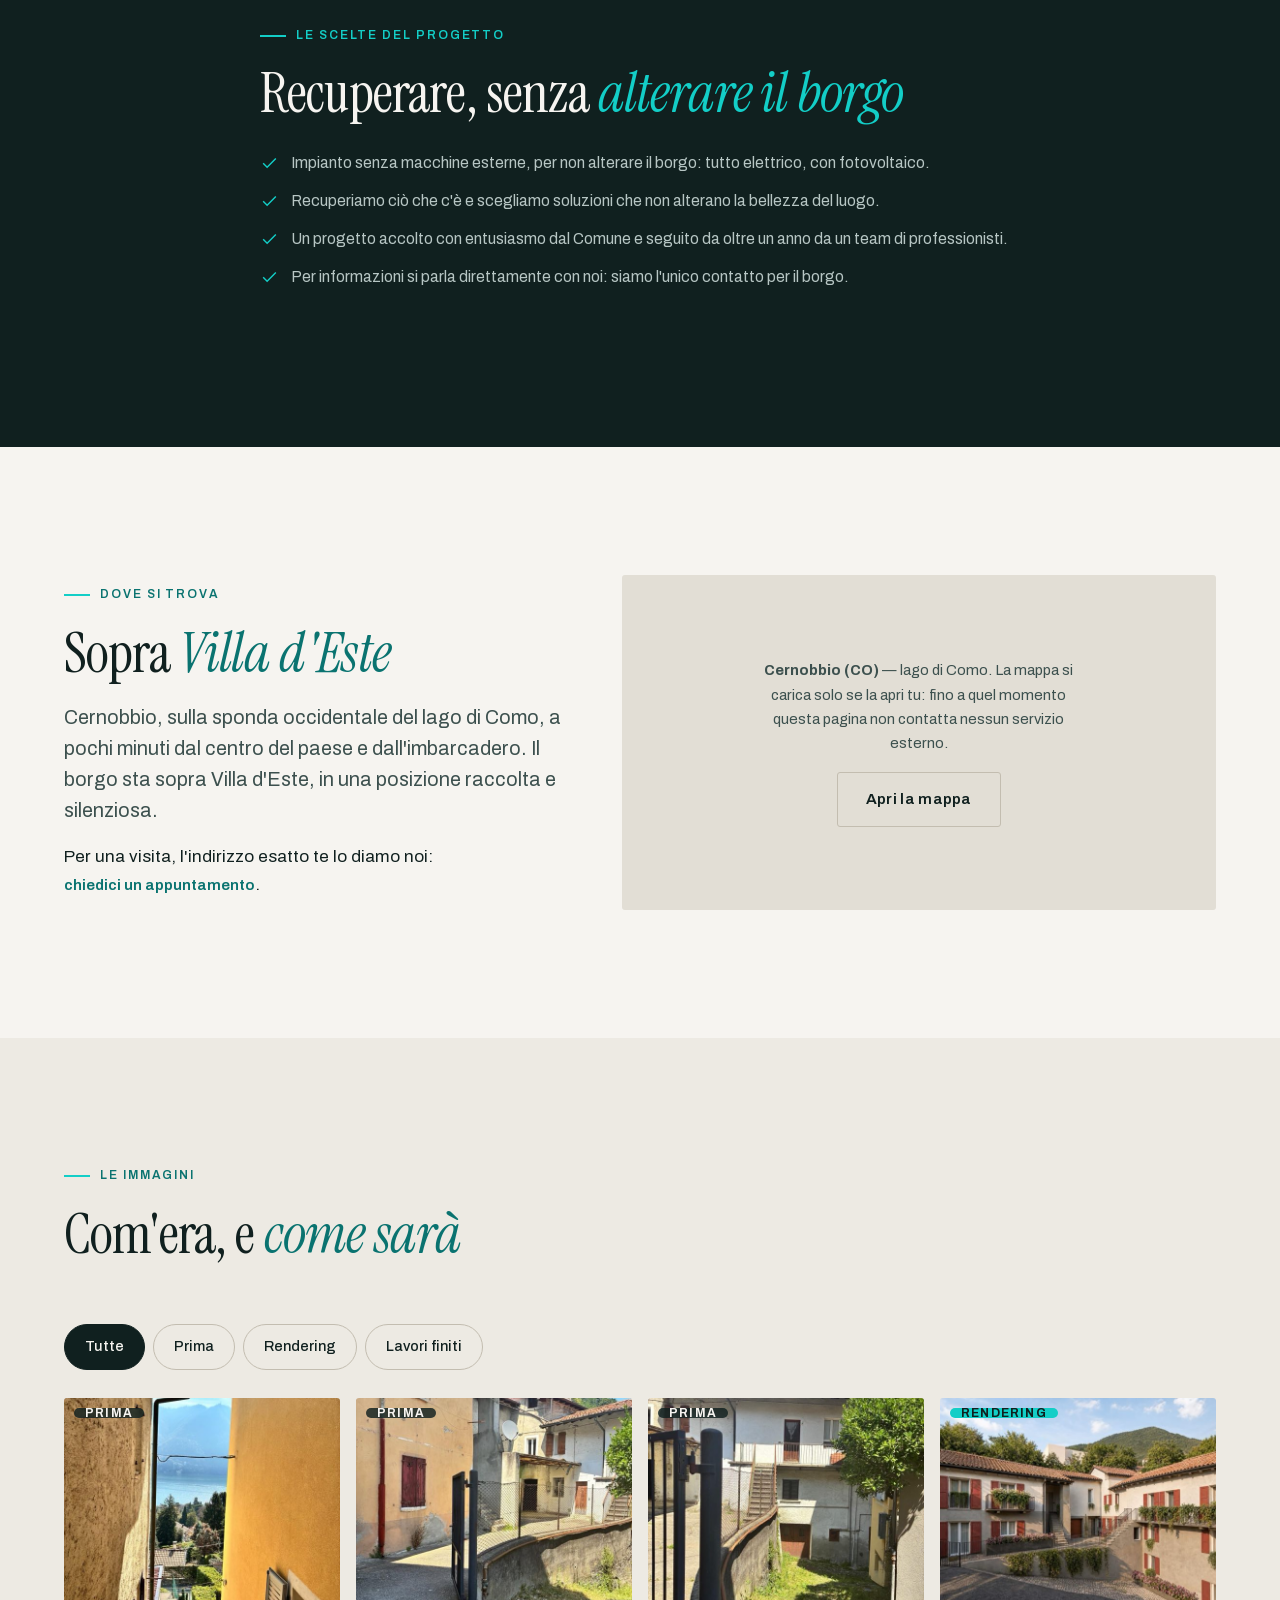
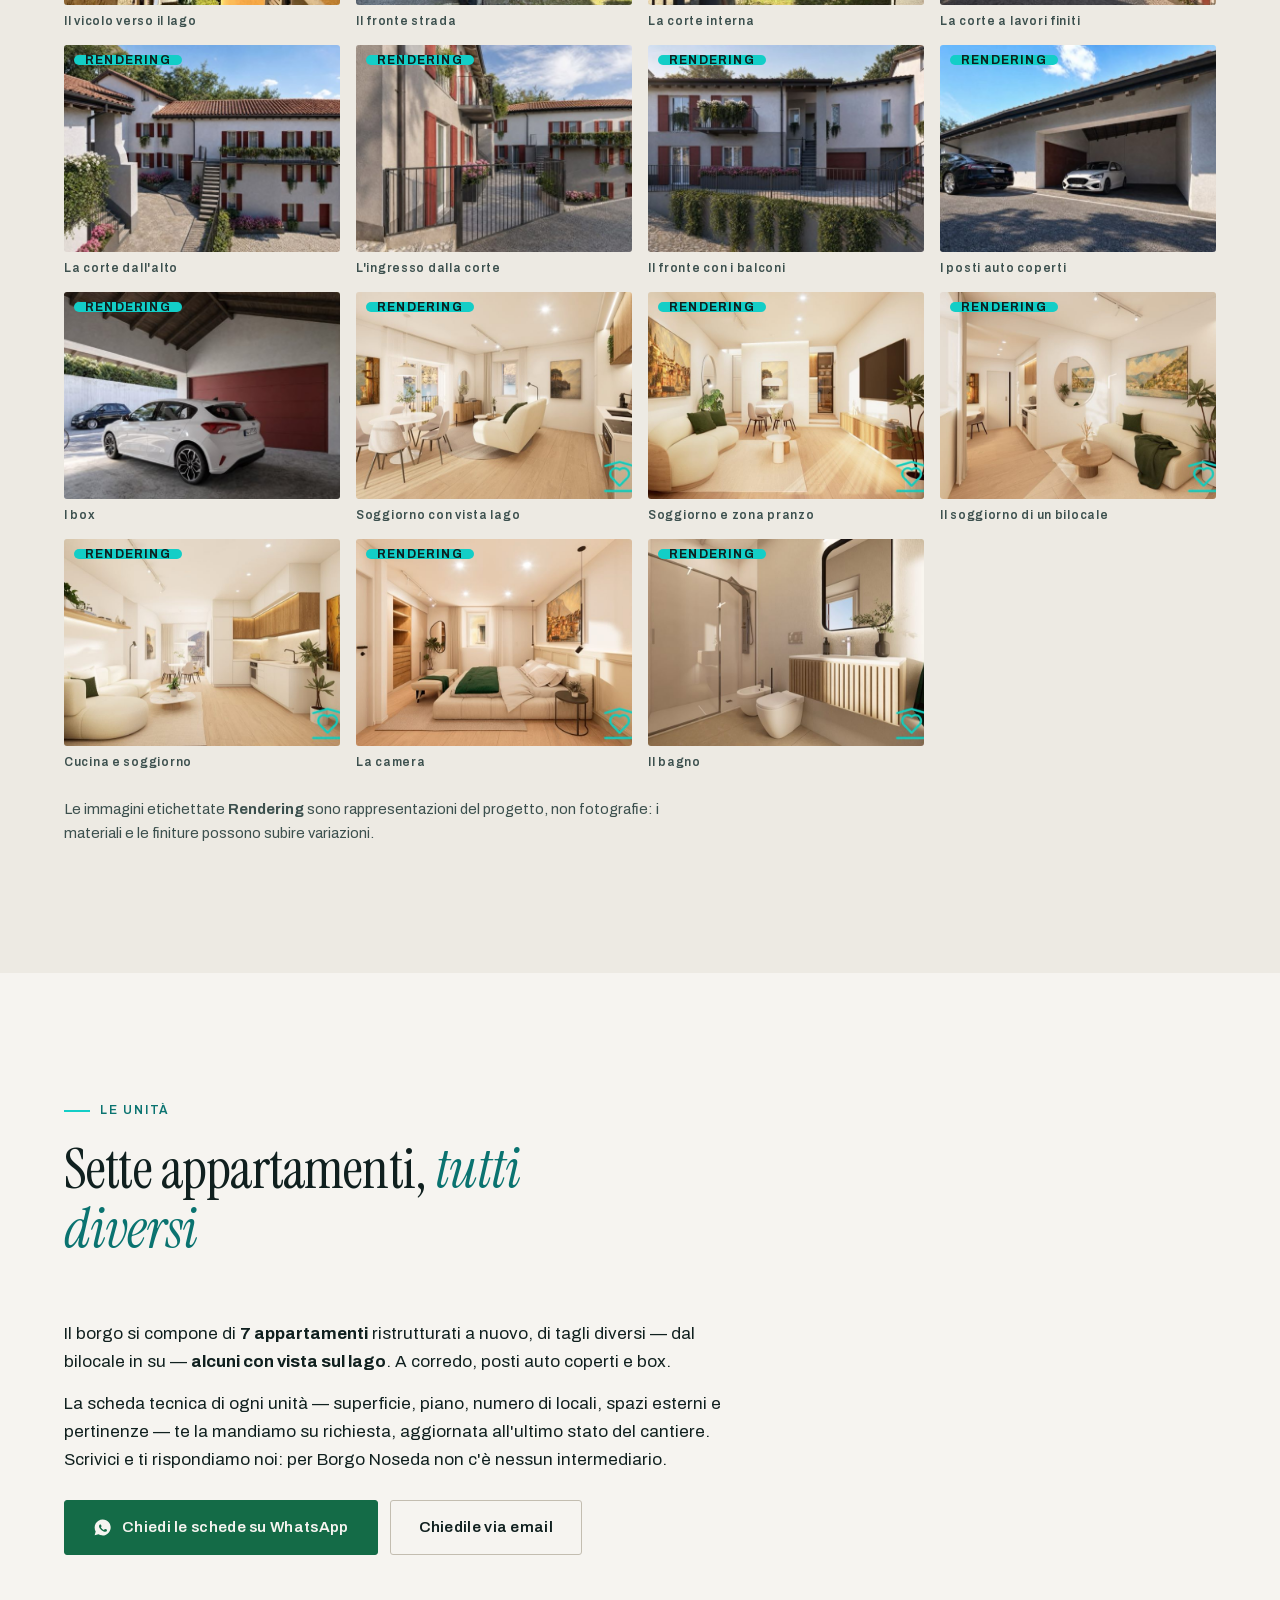
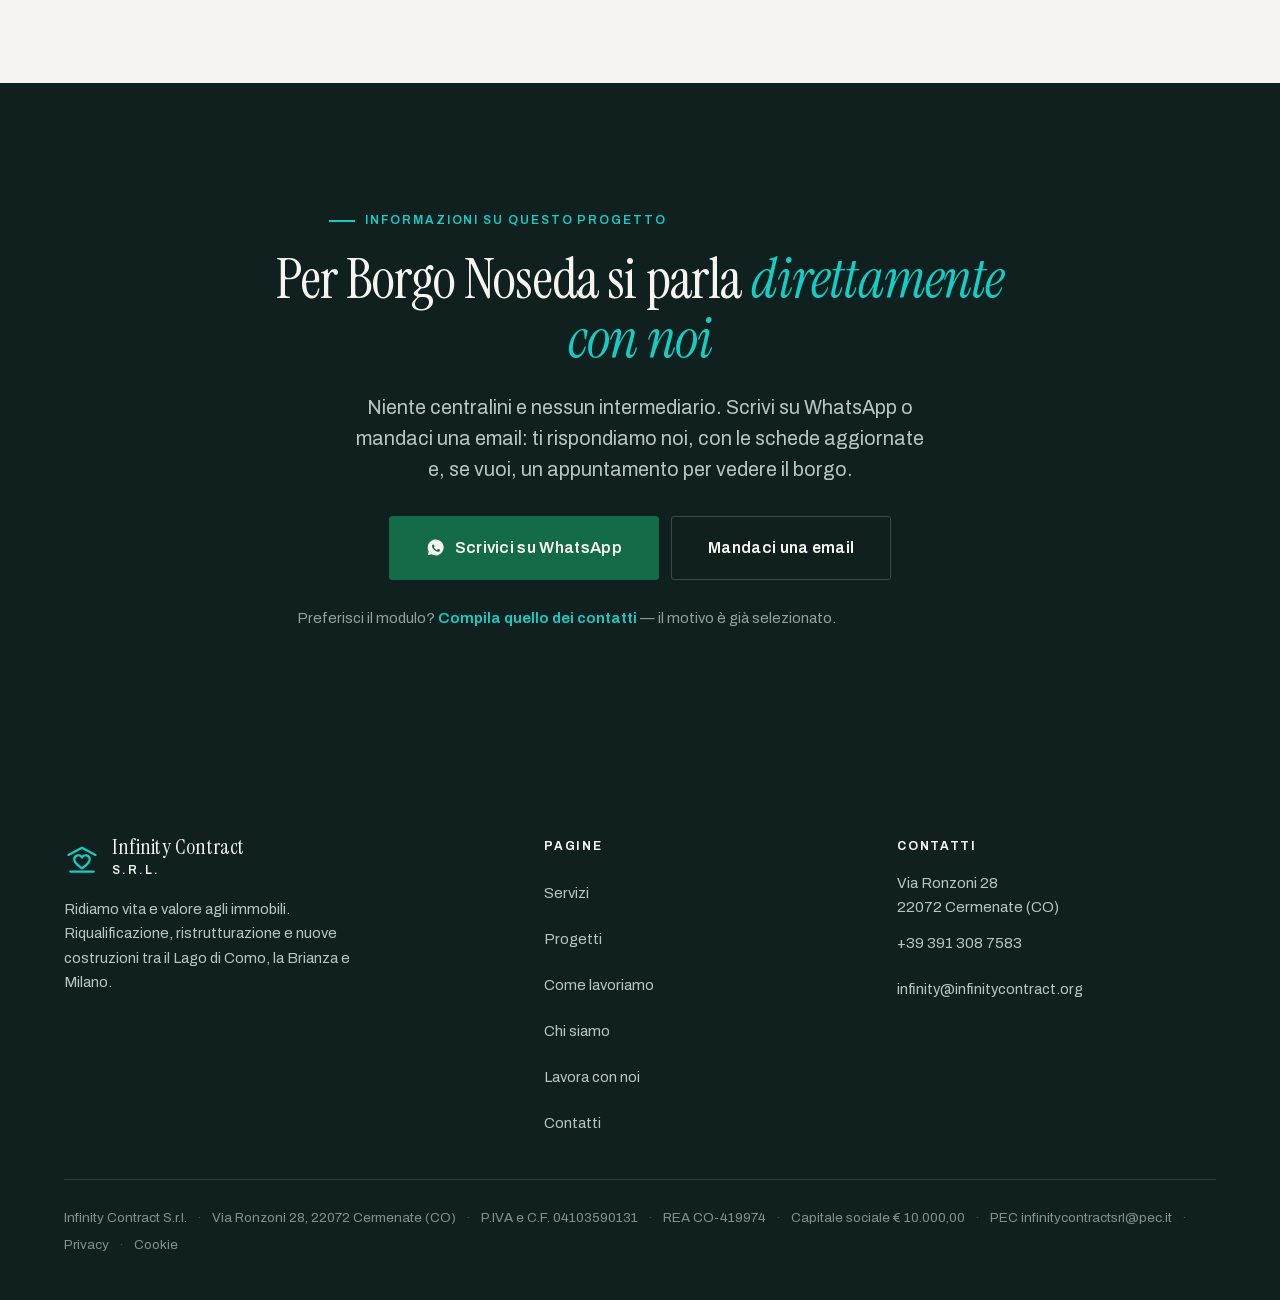
<file: progetto-borgo-noseda.html>
<!DOCTYPE html>
<html lang="it">
<head>
<meta charset="utf-8" />
<meta name="viewport" content="width=device-width, initial-scale=1" />
<title>Borgo Noseda, Cernobbio (CO) — Infinity Contract</title>
<meta name="description" content="Borgo Noseda a Cernobbio (CO): un piccolo borgo che rinasce in 7 appartamenti ristrutturati a nuovo, sopra Villa d'Este, alcuni con vista lago. Dove si trova, le immagini del prima e del progetto, le unità e il contatto diretto." />
<meta name="theme-color" content="#10201F" />
<link rel="canonical" href="https://www.infinitycontract.org/progetto-borgo-noseda.html" />

<meta property="og:type" content="article" />
<meta property="og:locale" content="it_IT" />
<meta property="og:title" content="Borgo Noseda, Cernobbio (CO) — Infinity Contract" />
<meta property="og:description" content="Un piccolo borgo che rinasce in 7 appartamenti ristrutturati a nuovo, sopra Villa d'Este. Alcuni con vista lago." />
<meta property="og:image" content="https://www.infinitycontract.org/img/borgo-dallalto.jpg" />

<link rel="preload" href="fonts/InstrumentSerif-400-latin.woff2" as="font" type="font/woff2" crossorigin />
<link rel="preload" href="fonts/Archivo-var-latin.woff2" as="font" type="font/woff2" crossorigin />
<link rel="stylesheet" href="stile.css" />

<script type="application/ld+json">
{
  "@context": "https://schema.org",
  "@type": "BreadcrumbList",
  "itemListElement": [
    { "@type": "ListItem", "position": 1, "name": "Home", "item": "https://www.infinitycontract.org/" },
    { "@type": "ListItem", "position": 2, "name": "Progetti", "item": "https://www.infinitycontract.org/progetti.html" },
    { "@type": "ListItem", "position": 3, "name": "Borgo Noseda", "item": "https://www.infinitycontract.org/progetto-borgo-noseda.html" }
  ]
}
</script>
</head>
<body>

<svg width="0" height="0" style="position:absolute" aria-hidden="true">
  <symbol id="mark" viewBox="0 0 40 32">
    <path d="M5 11.5 20 3.5l15 8" fill="none" stroke="currentColor" stroke-width="2.4" stroke-linecap="round" stroke-linejoin="round"/>
    <path d="M20 26.5c-5.2-4-8.6-6.6-8.6-10.2a4.5 4.5 0 0 1 8.6-1.8 4.5 4.5 0 0 1 8.6 1.8c0 3.6-3.4 6.2-8.6 10.2Z" fill="none" stroke="currentColor" stroke-width="2.4" stroke-linejoin="round"/>
    <path d="M7 30h26" fill="none" stroke="currentColor" stroke-width="2.4" stroke-linecap="round"/>
  </symbol>
</svg>

<div class="progress" id="prog" aria-hidden="true"></div>
<a class="skip" href="#main">Vai al contenuto</a>

<header id="head">
  <a class="brand" href="index.html" aria-label="Infinity Contract, vai alla home">
    <svg aria-hidden="true"><use href="#mark"/></svg>
    <span><b>Infinity Contract</b><i>S.r.l.</i></span>
  </a>
  <nav id="nav" aria-label="Principale">
    <a href="index.html#servizi">Servizi</a>
    <a href="progetti.html" class="on" aria-current="page">Progetti</a>
    <a href="index.html#metodo">Come lavoriamo</a>
    <a href="index.html#chi">Chi siamo</a>
    <a href="lavora-con-noi.html">Lavora con noi</a>
    <a href="index.html#contatti">Contatti</a>
  </nav>
  <a class="btn head-cta" href="#chiedi"><span>Chiedi info</span></a>
  <button class="burger" id="burger" aria-label="Apri il menu" aria-expanded="false" aria-controls="menu">
    <span></span><span></span><span></span>
  </button>
</header>

<div id="menu" aria-hidden="true">
  <a href="index.html#servizi">Servizi</a>
  <a href="progetti.html">Progetti</a>
  <a href="index.html#metodo">Come lavoriamo</a>
  <a href="index.html#chi">Chi siamo</a>
  <a href="lavora-con-noi.html">Lavora con noi</a>
  <a href="index.html#contatti">Contatti</a>
  <div class="menu-foot">
    <a href="tel:+393913087583">+39 391 308 7583</a>
    <a href="mailto:infinity@infinitycontract.org">infinity@infinitycontract.org</a>
  </div>
</div>

<main id="main">

<!-- ══════════════════════════════════════════════════════════════════════
     INTESTAZIONE DELLA SCHEDA
     Qui NON vanno: prezzi, tempi dei lavori, nome dell'agenzia e classe
     energetica (sarà attestata a fine lavori). È una decisione della
     cliente, presa nel brief del 02/10/2026.
     ══════════════════════════════════════════════════════════════════════ -->
<section class="sec" aria-labelledby="h-prog">
  <div class="wrap">
    <nav class="briciole rv" aria-label="Percorso">
      <a href="progetti.html">Tutti i progetti</a>
      <span aria-hidden="true">/</span>
      <span>Borgo Noseda</span>
    </nav>

    <div class="rv">
      <span class="stato-lav">Commercializzazione aperta</span>
      <p class="kicker">Riqualificazione · Cernobbio (CO)</p>
      <h1 id="h-prog" style="font-size:clamp(2.4rem,5.6vw,4.2rem)">Borgo <em>Noseda</em></h1>
      <p class="lead" style="margin-top:20px;max-width:60ch">Un piccolo borgo che rinasce
        in 7 appartamenti ristrutturati a nuovo, sopra Villa d'Este. Alcuni con vista
        lago. Un progetto accolto con entusiasmo dal Comune e seguito da oltre un anno
        da un team di professionisti.</p>
    </div>

    <div class="rv" style="margin-top:clamp(28px,3.5vw,44px)">
      <img src="img/borgo-dallalto.jpg" class="evid-ph"
           width="1400" height="781" loading="eager" decoding="async" fetchpriority="high"
           alt="Borgo Noseda visto dall'alto: i tetti del borgo, Cernobbio e il lago di Como sullo sfondo." />
    </div>

    <dl class="dati rv" style="margin-top:clamp(28px,3.5vw,44px)">
      <div>
        <dt>Dove</dt>
        <dd>Cernobbio (CO)<small>Sopra Villa d'Este, sul lago di Como</small></dd>
      </div>
      <div>
        <dt>Unità</dt>
        <dd>7 appartamenti<small>Ristrutturati a nuovo, alcuni con vista lago</small></dd>
      </div>
      <div>
        <dt>Intervento</dt>
        <dd>Riqualificazione<small>Recupero dell'esistente, non nuova costruzione</small></dd>
      </div>
      <div>
        <dt>Classe energetica</dt>
        <!-- [DA NON RIEMPIRE PRIMA DELL'APE] La classe si pubblica solo quando
             un attestato la certifica. Fino ad allora questa è la formula
             corretta anche per gli annunci immobiliari. -->
        <dd class="in-attesa">In corso di attestazione<small>L'APE sarà disponibile a fine lavori</small></dd>
      </div>
    </dl>
  </div>
</section>

<!-- ══════════════════════════════════════════════════════════════════════
     COSA RENDE DIVERSO QUESTO PROGETTO
     ══════════════════════════════════════════════════════════════════════ -->
<section class="sec sec-dark evid" aria-labelledby="h-scelte">
  <div class="wrap narrow">
    <div class="rv">
      <p class="kicker">Le scelte del progetto</p>
      <h2 id="h-scelte">Recuperare, senza <em>alterare il borgo</em></h2>
      <ul class="evid-fatti" style="margin-top:26px">
        <li>
          <svg viewBox="0 0 24 24" fill="none" stroke="currentColor" stroke-width="1.8" aria-hidden="true"><path d="m4 13 5 5L20 7"/></svg>
          <span>Impianto senza macchine esterne, per non alterare il borgo: tutto
            elettrico, con fotovoltaico.</span>
        </li>
        <li>
          <svg viewBox="0 0 24 24" fill="none" stroke="currentColor" stroke-width="1.8" aria-hidden="true"><path d="m4 13 5 5L20 7"/></svg>
          <span>Recuperiamo ciò che c'è e scegliamo soluzioni che non alterano la
            bellezza del luogo.</span>
        </li>
        <li>
          <svg viewBox="0 0 24 24" fill="none" stroke="currentColor" stroke-width="1.8" aria-hidden="true"><path d="m4 13 5 5L20 7"/></svg>
          <span>Un progetto accolto con entusiasmo dal Comune e seguito da oltre un
            anno da un team di professionisti.</span>
        </li>
        <li>
          <svg viewBox="0 0 24 24" fill="none" stroke="currentColor" stroke-width="1.8" aria-hidden="true"><path d="m4 13 5 5L20 7"/></svg>
          <span>Per informazioni si parla direttamente con noi: siamo l'unico contatto
            per il borgo.</span>
        </li>
      </ul>
    </div>
  </div>
</section>

<!-- ══════════════════════════════════════════════════════════════════════
     DOVE SI TROVA — la mappa si carica solo al click, come in home.
     Le coordinate stanno nei data-attribute del bottone: nessun progetto
     richiede di toccare il JavaScript.
     [DA VERIFICARE] marker sul centro di Cernobbio, non sul borgo.
     ══════════════════════════════════════════════════════════════════════ -->
<section class="sec" aria-labelledby="h-dove">
  <div class="wrap chi-grid">
    <div class="rv">
      <p class="kicker">Dove si trova</p>
      <h2 id="h-dove">Sopra <em>Villa d'Este</em></h2>
      <p class="lead" style="margin-top:18px">Cernobbio, sulla sponda occidentale del
        lago di Como, a pochi minuti dal centro del paese e dall'imbarcadero. Il borgo
        sta sopra Villa d'Este, in una posizione raccolta e silenziosa.</p>
      <p style="margin-top:16px">Per una visita, l'indirizzo esatto te lo diamo noi:
        <a class="link" href="#chiedi">chiedici un appuntamento</a>.</p>
    </div>
    <div class="rv">
      <div class="map" id="mappa-borgo">
        <div>
          <p><b>Cernobbio (CO)</b> — lago di Como. La mappa si carica solo se la apri
            tu: fino a quel momento questa pagina non contatta nessun servizio esterno.</p>
          <button class="btn btn-ghost" id="mapBorgoBtn"
                  data-mappa="mappa-borgo" data-bbox="9.063,45.836,9.093,45.852"
                  data-marker="45.8436,9.0784"
                  data-titolo-mappa="Mappa: Cernobbio, lago di Como"><span>Apri la mappa</span></button>
        </div>
      </div>
    </div>
  </div>
</section>

<!-- ══════════════════════════════════════════════════════════════════════
     LE IMMAGINI
     Tre gruppi, e l'etichetta resta sempre sopra la foto: far passare un
     render per una fotografia, su un immobile in vendita, è scorretto.
     Il gruppo "Lavori finiti" è dichiaratamente vuoto finché non ci sono
     fotografie vere dell'intervento concluso.
     ══════════════════════════════════════════════════════════════════════ -->
<section class="sec sec-alt" id="immagini" aria-labelledby="h-img">
  <div class="wrap">
    <div class="head-2 rv">
      <p class="kicker">Le immagini</p>
      <h2 id="h-img">Com'era, e <em>come sarà</em></h2>
    </div>

    <div class="gal-filtri rv" role="group" aria-label="Filtra le immagini">
      <button class="gal-filtro" type="button" data-f="tutte" aria-pressed="true">Tutte</button>
      <button class="gal-filtro" type="button" data-f="prima" aria-pressed="false">Prima</button>
      <button class="gal-filtro" type="button" data-f="render" aria-pressed="false">Rendering</button>
      <button class="gal-filtro" type="button" data-f="finiti" aria-pressed="false">Lavori finiti</button>
    </div>

    <div class="galleria stagger" id="galleria">

      <figure class="gal-voce" data-gruppo="prima">
        <button class="gal-apri" type="button"
                data-grande="img/oggi-vicolo-lago.jpg"
                data-titolo="Il vicolo verso il lago"
                data-tag="Prima" data-etichetta="Stato di fatto"
                aria-label="Ingrandisci: Il vicolo verso il lago">
          <span class="gal-tag">Prima</span>
          <img src="img/oggi-vicolo-lago-sm.jpg" width="570" height="760" loading="lazy" decoding="async"
               alt="Un vicolo del borgo a Cernobbio prima dell'intervento, con il lago di Como in fondo." />
        </button>
        <figcaption>Il vicolo verso il lago</figcaption>
      </figure>

      <figure class="gal-voce" data-gruppo="prima">
        <button class="gal-apri" type="button"
                data-grande="img/oggi-fronte-strada.jpg"
                data-titolo="Il fronte strada"
                data-tag="Prima" data-etichetta="Stato di fatto"
                aria-label="Ingrandisci: Il fronte strada">
          <span class="gal-tag">Prima</span>
          <img src="img/oggi-fronte-strada-sm.jpg" width="570" height="760" loading="lazy" decoding="async"
               alt="Le facciate del borgo prima dell'intervento, con intonaco da rifare." />
        </button>
        <figcaption>Il fronte strada</figcaption>
      </figure>

      <figure class="gal-voce" data-gruppo="prima">
        <button class="gal-apri" type="button"
                data-grande="img/oggi-corte.jpg"
                data-titolo="La corte interna"
                data-tag="Prima" data-etichetta="Stato di fatto"
                aria-label="Ingrandisci: La corte interna">
          <span class="gal-tag">Prima</span>
          <img src="img/oggi-corte-sm.jpg" width="570" height="760" loading="lazy" decoding="async"
               alt="La corte interna del borgo prima dell'intervento, con il prato incolto." />
        </button>
        <figcaption>La corte interna</figcaption>
      </figure>

      <figure class="gal-voce" data-gruppo="render">
        <button class="gal-apri" type="button"
                data-grande="img/progetto-corte.jpg"
                data-titolo="La corte a lavori finiti"
                data-tag="Rendering" data-etichetta="Render di progetto"
                aria-label="Ingrandisci: La corte a lavori finiti">
          <span class="gal-tag progetto">Rendering</span>
          <img src="img/progetto-corte-sm.jpg" width="760" height="427" loading="lazy" decoding="async"
               alt="Render della corte di Borgo Noseda a lavori finiti." />
        </button>
        <figcaption>La corte a lavori finiti</figcaption>
      </figure>

      <figure class="gal-voce" data-gruppo="render">
        <button class="gal-apri" type="button"
                data-grande="img/progetto-corte-fiorita.jpg"
                data-titolo="La corte dall'alto"
                data-tag="Rendering" data-etichetta="Render di progetto"
                aria-label="Ingrandisci: La corte dall'alto">
          <span class="gal-tag progetto">Rendering</span>
          <img src="img/progetto-corte-fiorita-sm.jpg" width="760" height="427" loading="lazy" decoding="async"
               alt="Render della corte vista dalle scale, con fioriere e scuri rossi." />
        </button>
        <figcaption>La corte dall'alto</figcaption>
      </figure>

      <figure class="gal-voce" data-gruppo="render">
        <button class="gal-apri" type="button"
                data-grande="img/progetto-corte-cancello.jpg"
                data-titolo="L'ingresso dalla corte"
                data-tag="Rendering" data-etichetta="Render di progetto"
                aria-label="Ingrandisci: L'ingresso dalla corte">
          <span class="gal-tag progetto">Rendering</span>
          <img src="img/progetto-corte-cancello-sm.jpg" width="760" height="427" loading="lazy" decoding="async"
               alt="Render dell'ingresso alla corte, con il cancello in ferro." />
        </button>
        <figcaption>L'ingresso dalla corte</figcaption>
      </figure>

      <figure class="gal-voce" data-gruppo="render">
        <button class="gal-apri" type="button"
                data-grande="img/progetto-facciata.jpg"
                data-titolo="Il fronte con i balconi"
                data-tag="Rendering" data-etichetta="Render di progetto"
                aria-label="Ingrandisci: Il fronte con i balconi">
          <span class="gal-tag progetto">Rendering</span>
          <img src="img/progetto-facciata-sm.jpg" width="760" height="427" loading="lazy" decoding="async"
               alt="Render della facciata con balconi, scuri rossi e scala esterna." />
        </button>
        <figcaption>Il fronte con i balconi</figcaption>
      </figure>

      <figure class="gal-voce" data-gruppo="render">
        <button class="gal-apri" type="button"
                data-grande="img/progetto-posti-auto.jpg"
                data-titolo="I posti auto coperti"
                data-tag="Rendering" data-etichetta="Render di progetto"
                aria-label="Ingrandisci: I posti auto coperti">
          <span class="gal-tag progetto">Rendering</span>
          <img src="img/progetto-posti-auto-sm.jpg" width="760" height="427" loading="lazy" decoding="async"
               alt="Render dei posti auto coperti sotto la tettoia in legno." />
        </button>
        <figcaption>I posti auto coperti</figcaption>
      </figure>

      <figure class="gal-voce" data-gruppo="render">
        <button class="gal-apri" type="button"
                data-grande="img/progetto-box.jpg"
                data-titolo="I box"
                data-tag="Rendering" data-etichetta="Render di progetto"
                aria-label="Ingrandisci: I box">
          <span class="gal-tag progetto">Rendering</span>
          <img src="img/progetto-box-sm.jpg" width="760" height="427" loading="lazy" decoding="async"
               alt="Render dell'interno dei box, con il portone rosso." />
        </button>
        <figcaption>I box</figcaption>
      </figure>

      <figure class="gal-voce" data-gruppo="render">
        <button class="gal-apri" type="button"
                data-grande="img/progetto-soggiorno-lago.jpg"
                data-titolo="Soggiorno con vista lago"
                data-tag="Rendering" data-etichetta="Render di progetto"
                aria-label="Ingrandisci: Soggiorno con vista lago">
          <span class="gal-tag progetto">Rendering</span>
          <img src="img/progetto-soggiorno-lago-sm.jpg" width="760" height="520" loading="lazy" decoding="async"
               alt="Render di un soggiorno con tavolo da pranzo e finestra sul lago." />
        </button>
        <figcaption>Soggiorno con vista lago</figcaption>
      </figure>

      <figure class="gal-voce" data-gruppo="render">
        <button class="gal-apri" type="button"
                data-grande="img/progetto-soggiorno-tv.jpg"
                data-titolo="Soggiorno e zona pranzo"
                data-tag="Rendering" data-etichetta="Render di progetto"
                aria-label="Ingrandisci: Soggiorno e zona pranzo">
          <span class="gal-tag progetto">Rendering</span>
          <img src="img/progetto-soggiorno-tv-sm.jpg" width="760" height="520" loading="lazy" decoding="async"
               alt="Render di un soggiorno con divano curvo, zona pranzo e televisore." />
        </button>
        <figcaption>Soggiorno e zona pranzo</figcaption>
      </figure>

      <figure class="gal-voce" data-gruppo="render">
        <button class="gal-apri" type="button"
                data-grande="img/progetto-soggiorno-bilocale.jpg"
                data-titolo="Il soggiorno di un bilocale"
                data-tag="Rendering" data-etichetta="Render di progetto"
                aria-label="Ingrandisci: Il soggiorno di un bilocale">
          <span class="gal-tag progetto">Rendering</span>
          <img src="img/progetto-soggiorno-bilocale-sm.jpg" width="760" height="520" loading="lazy" decoding="async"
               alt="Render del soggiorno di un bilocale, con cucina a vista." />
        </button>
        <figcaption>Il soggiorno di un bilocale</figcaption>
      </figure>

      <figure class="gal-voce" data-gruppo="render">
        <button class="gal-apri" type="button"
                data-grande="img/progetto-cucina.jpg"
                data-titolo="Cucina e soggiorno"
                data-tag="Rendering" data-etichetta="Render di progetto"
                aria-label="Ingrandisci: Cucina e soggiorno">
          <span class="gal-tag progetto">Rendering</span>
          <img src="img/progetto-cucina-sm.jpg" width="760" height="520" loading="lazy" decoding="async"
               alt="Render di cucina e soggiorno open space, con vista sulla montagna." />
        </button>
        <figcaption>Cucina e soggiorno</figcaption>
      </figure>

      <figure class="gal-voce" data-gruppo="render">
        <button class="gal-apri" type="button"
                data-grande="img/progetto-camera.jpg"
                data-titolo="La camera"
                data-tag="Rendering" data-etichetta="Render di progetto"
                aria-label="Ingrandisci: La camera">
          <span class="gal-tag progetto">Rendering</span>
          <img src="img/progetto-camera-sm.jpg" width="760" height="520" loading="lazy" decoding="async"
               alt="Render di una camera da letto con armadiatura in legno." />
        </button>
        <figcaption>La camera</figcaption>
      </figure>

      <figure class="gal-voce" data-gruppo="render">
        <button class="gal-apri" type="button"
                data-grande="img/progetto-bagno.jpg"
                data-titolo="Il bagno"
                data-tag="Rendering" data-etichetta="Render di progetto"
                aria-label="Ingrandisci: Il bagno">
          <span class="gal-tag progetto">Rendering</span>
          <img src="img/progetto-bagno-sm.jpg" width="760" height="520" loading="lazy" decoding="async"
               alt="Render di un bagno con doccia a filo pavimento e mobile in legno." />
        </button>
        <figcaption>Il bagno</figcaption>
      </figure>

      <!-- Il gruppo "Lavori finiti" non ha ancora immagini: i lavori sono in
           corso. Quando arriveranno le fotografie dell'intervento concluso,
           basta aggiungere qui delle <figure data-gruppo="finiti"> con
           data-tag="Lavori finiti" e togliere questo riquadro. -->
      <p class="gal-vuota" data-gruppo="finiti" hidden>I lavori sono in corso: qui
        pubblicheremo le fotografie del borgo finito, non altri render.</p>

    </div>

    <p class="rv" style="margin-top:26px;font-size:.92rem;color:var(--ink-2)">Le immagini
      etichettate <b>Rendering</b> sono rappresentazioni del progetto, non fotografie:
      i materiali e le finiture possono subire variazioni.</p>
  </div>
</section>

<!-- ══════════════════════════════════════════════════════════════════════
     LE UNITÀ
     [DA COMPILARE] Le schede dei 7 appartamenti — superficie, piano, locali,
     spazi esterni, posto auto — non sono ancora state fornite. Finché non
     arrivano NON vanno inventate: qui si dice ciò che si sa e si offre il
     contatto. Il modello della griglia è nel commento qui sotto.
     ══════════════════════════════════════════════════════════════════════ -->
<section class="sec" id="unita" aria-labelledby="h-unita">
  <div class="wrap">
    <div class="head-2 rv">
      <p class="kicker">Le unità</p>
      <h2 id="h-unita">Sette appartamenti, <em>tutti diversi</em></h2>
    </div>
    <div class="rv" style="max-width:68ch">
      <p>Il borgo si compone di <b>7 appartamenti</b> ristrutturati a nuovo, di tagli
        diversi — dal bilocale in su — <b>alcuni con vista sul lago</b>. A corredo,
        posti auto coperti e box.</p>
      <p style="margin-top:14px">La scheda tecnica di ogni unità — superficie, piano,
        numero di locali, spazi esterni e pertinenze — te la mandiamo su richiesta,
        aggiornata all'ultimo stato del cantiere. Scrivici e ti rispondiamo noi: per
        Borgo Noseda non c'è nessun intermediario.</p>
      <div class="prog-contatto">
        <a class="btn btn-wa" href="https://wa.me/393913087583?text=Buongiorno%2C%20vi%20scrivo%20dal%20sito%3A%20vorrei%20le%20schede%20delle%20unit%C3%A0%20di%20Borgo%20Noseda."
           target="_blank" rel="noopener noreferrer">
          <svg viewBox="0 0 24 24" fill="currentColor" aria-hidden="true"><path d="M12 2a10 10 0 0 0-8.6 15l-1.3 4.7 4.8-1.3A10 10 0 1 0 12 2Zm5.6 14.2c-.2.6-1.2 1.2-1.7 1.2-.5.1-1 .1-1.6-.1-.4-.1-.9-.3-1.5-.6a11 11 0 0 1-4.3-3.8c-.3-.4-.9-1.3-.9-2.4 0-1.2.6-1.8.8-2 .2-.2.5-.3.6-.3h.5c.2 0 .4 0 .6.4l.7 1.7c.1.2 0 .4-.1.5l-.3.4-.3.3c-.1.1-.2.3 0 .5a7.6 7.6 0 0 0 3.5 3c.3.1.4.1.6-.1l.8-1c.2-.2.3-.1.5-.1l1.7.8c.2.1.4.2.4.3.1.2.1.7-.1 1.3Z"/></svg>
          <span>Chiedi le schede su WhatsApp</span>
        </a>
        <a class="btn btn-ghost" href="mailto:infinity@infinitycontract.org?subject=Schede%20delle%20unit%C3%A0%20%E2%80%94%20Borgo%20Noseda">
          <span>Chiedile via email</span>
        </a>
      </div>
    </div>

    <!-- MODELLO delle schede, da scoprire quando arrivano i dati reali.
         Ogni unità è un <div> dentro .dati; per una villa indipendente se ne
         mette una sola, con gli stessi campi.
    <dl class="dati rv" style="margin-top:34px">
      <div>
        <dt>Unità A — piano terra</dt>
        <dd>Bilocale, 58 m²<small>Corte privata · Posto auto coperto</small></dd>
      </div>
    </dl>
    -->
  </div>
</section>

<!-- ══════════════════════════════════════════════════════════════════════
     CONTATTO DEL SINGOLO PROGETTO
     ══════════════════════════════════════════════════════════════════════ -->
<section class="sec sec-dark" id="chiedi" aria-labelledby="h-chiedi">
  <div class="wrap narrow" style="text-align:center">
    <p class="kicker" style="justify-content:center">Informazioni su questo progetto</p>
    <h2 id="h-chiedi">Per Borgo Noseda si parla <em>direttamente con noi</em></h2>
    <p class="lead" style="margin:22px auto 30px;max-width:52ch">Niente centralini e
      nessun intermediario. Scrivi su WhatsApp o mandaci una email: ti rispondiamo noi,
      con le schede aggiornate e, se vuoi, un appuntamento per vedere il borgo.</p>
    <div class="prog-contatto" style="justify-content:center">
      <a class="btn btn-lg btn-wa" href="https://wa.me/393913087583?text=Buongiorno%2C%20vi%20scrivo%20dal%20sito%3A%20vorrei%20informazioni%20su%20Borgo%20Noseda."
         target="_blank" rel="noopener noreferrer">
        <svg viewBox="0 0 24 24" fill="currentColor" aria-hidden="true"><path d="M12 2a10 10 0 0 0-8.6 15l-1.3 4.7 4.8-1.3A10 10 0 1 0 12 2Zm5.6 14.2c-.2.6-1.2 1.2-1.7 1.2-.5.1-1 .1-1.6-.1-.4-.1-.9-.3-1.5-.6a11 11 0 0 1-4.3-3.8c-.3-.4-.9-1.3-.9-2.4 0-1.2.6-1.8.8-2 .2-.2.5-.3.6-.3h.5c.2 0 .4 0 .6.4l.7 1.7c.1.2 0 .4-.1.5l-.3.4-.3.3c-.1.1-.2.3 0 .5a7.6 7.6 0 0 0 3.5 3c.3.1.4.1.6-.1l.8-1c.2-.2.3-.1.5-.1l1.7.8c.2.1.4.2.4.3.1.2.1.7-.1 1.3Z"/></svg>
        <span>Scrivici su WhatsApp</span>
      </a>
      <a class="btn btn-lg btn-ghost" href="mailto:infinity@infinitycontract.org?subject=Informazioni%20su%20Borgo%20Noseda">
        <span>Mandaci una email</span>
      </a>
    </div>
    <p style="margin-top:26px;font-size:.92rem;color:#8FA2A0">Preferisci il modulo?
      <a class="link" href="index.html?motivo=Informazioni%20su%20Borgo%20Noseda#contatti">Compila
        quello dei contatti</a> — il motivo è già selezionato.</p>
  </div>
</section>

</main>

<footer>
  <div class="wrap">
    <div class="foot-grid">
      <div>
        <a class="brand" href="index.html" aria-label="Infinity Contract">
          <svg aria-hidden="true"><use href="#mark"/></svg>
          <span><b>Infinity Contract</b><i>S.r.l.</i></span>
        </a>
        <p style="margin-top:16px;max-width:36ch">Ridiamo vita e valore agli immobili.
          Riqualificazione, ristrutturazione e nuove costruzioni tra il Lago di Como, la
          Brianza e Milano.</p>
      </div>
      <div>
        <h4>Pagine</h4>
        <ul>
          <li><a href="index.html#servizi">Servizi</a></li>
          <li><a href="progetti.html">Progetti</a></li>
          <li><a href="index.html#metodo">Come lavoriamo</a></li>
          <li><a href="index.html#chi">Chi siamo</a></li>
          <li><a href="lavora-con-noi.html">Lavora con noi</a></li>
          <li><a href="index.html#contatti">Contatti</a></li>
        </ul>
      </div>
      <div>
        <h4>Contatti</h4>
        <ul>
          <li>Via Ronzoni 28<br />22072 Cermenate (CO)</li>
          <li><a href="tel:+393913087583">+39 391 308 7583</a></li>
          <li><a href="mailto:infinity@infinitycontract.org">infinity@infinitycontract.org</a></li>
        </ul>
      </div>
    </div>
    <div class="foot-legale">
      <span>Infinity Contract S.r.l.</span><span class="sep">·</span>
      <span>Via Ronzoni 28, 22072 Cermenate (CO)</span><span class="sep">·</span>
      <span>P.IVA e C.F. 04103590131</span><span class="sep">·</span>
      <span>REA CO-419974</span><span class="sep">·</span>
      <span>Capitale sociale € 10.000,00</span><span class="sep">·</span>
      <span>PEC infinitycontractsrl@pec.it</span><span class="sep">·</span>
      <span><a href="#">Privacy</a></span><span class="sep">·</span>
      <span><a href="#">Cookie</a></span>
    </div>
  </div>
</footer>

<nav id="mbar" aria-label="Azioni rapide">
  <a href="tel:+393913087583">
    <svg viewBox="0 0 24 24" fill="none" stroke="currentColor" stroke-width="1.8" aria-hidden="true"><path d="M22 16.9v3a2 2 0 0 1-2.2 2 19.8 19.8 0 0 1-8.6-3.1 19.5 19.5 0 0 1-6-6A19.8 19.8 0 0 1 2.1 4.2 2 2 0 0 1 4.1 2h3a2 2 0 0 1 2 1.7c.1 1 .4 1.9.7 2.8a2 2 0 0 1-.4 2.1L8.1 9.9a16 16 0 0 0 6 6l1.3-1.3a2 2 0 0 1 2.1-.5c.9.4 1.8.6 2.8.8a2 2 0 0 1 1.7 2Z"/></svg>
    Chiama
  </a>
  <a href="https://wa.me/393913087583?text=Buongiorno%2C%20vi%20scrivo%20dal%20sito%3A%20vorrei%20informazioni%20su%20Borgo%20Noseda." target="_blank" rel="noopener noreferrer">
    <svg viewBox="0 0 24 24" fill="currentColor" aria-hidden="true"><path d="M12 2a10 10 0 0 0-8.6 15l-1.3 4.7 4.8-1.3A10 10 0 1 0 12 2Zm5.6 14.2c-.2.6-1.2 1.2-1.7 1.2-.5.1-1 .1-1.6-.1-.4-.1-.9-.3-1.5-.6a11 11 0 0 1-4.3-3.8c-.3-.4-.9-1.3-.9-2.4 0-1.2.6-1.8.8-2 .2-.2.5-.3.6-.3h.5c.2 0 .4 0 .6.4l.7 1.7c.1.2 0 .4-.1.5l-.3.4-.3.3c-.1.1-.2.3 0 .5a7.6 7.6 0 0 0 3.5 3c.3.1.4.1.6-.1l.8-1c.2-.2.3-.1.5-.1l1.7.8c.2.1.4.2.4.3.1.2.1.7-.1 1.3Z"/></svg>
    WhatsApp
  </a>
  <a href="#chiedi">
    <svg viewBox="0 0 24 24" fill="none" stroke="currentColor" stroke-width="1.8" aria-hidden="true"><path d="M4 5h16v14H4z"/><path d="m4 7 8 5 8-5"/></svg>
    Chiedi info
  </a>
</nav>

<div id="lightbox" role="dialog" aria-modal="true" aria-label="Immagine ingrandita" hidden>
  <button class="lb-chiudi" type="button" aria-label="Chiudi">
    <svg width="20" height="20" viewBox="0 0 24 24" fill="none" stroke="currentColor" stroke-width="2" aria-hidden="true"><path d="M5 5l14 14M19 5L5 19"/></svg>
  </button>
  <button class="lb-prec" type="button" aria-label="Immagine precedente">
    <svg width="20" height="20" viewBox="0 0 24 24" fill="none" stroke="currentColor" stroke-width="2" aria-hidden="true"><path d="M15 5l-7 7 7 7"/></svg>
  </button>
  <img alt="" />
  <button class="lb-succ" type="button" aria-label="Immagine successiva">
    <svg width="20" height="20" viewBox="0 0 24 24" fill="none" stroke="currentColor" stroke-width="2" aria-hidden="true"><path d="M9 5l7 7-7 7"/></svg>
  </button>
  <p class="lb-didascalia"><b></b><span></span></p>
</div>

<script src="script.js"></script>
</body>
</html>
</file>
<file: stile.css>
/* Infinity Contract — foglio di stile condiviso da index.html e
   lavora-con-noi.html. Due pagine, una sola palette: se cambia un token qui,
   cambia su tutte e due. */

/* ═══════════════════════════════════════════════════════════════════════
   FONT LOCALI — niente Google Fonts: l'embed manderebbe l'IP del
   visitatore a Google prima di qualsiasi consenso.
   Instrument Serif: solo 400 e 400 corsivo, è un carattere da titolo.
   Archivo: variabile, un file copre 400→700.
   ═══════════════════════════════════════════════════════════════════════ */
@font-face{font-family:'Instrument Serif';font-style:normal;font-weight:400;font-display:swap;
  src:url(fonts/InstrumentSerif-400-latin.woff2) format('woff2');
  unicode-range:U+0000-00FF,U+0131,U+0152-0153,U+02BB-02BC,U+02C6,U+02DA,U+02DC,U+0304,U+0308,U+0329,U+2000-206F,U+20AC,U+2122,U+2191,U+2193,U+2212,U+2215,U+FEFF,U+FFFD;}
@font-face{font-family:'Instrument Serif';font-style:normal;font-weight:400;font-display:swap;
  src:url(fonts/InstrumentSerif-400-latin-ext.woff2) format('woff2');
  unicode-range:U+0100-02BA,U+02BD-02C5,U+02C7-02CC,U+02CE-02D7,U+02DD-02FF,U+0304,U+0308,U+0329,U+1D00-1DBF,U+1E00-1E9F,U+1EF2-1EFF,U+2020,U+20A0-20AB,U+20AD-20C0,U+2113,U+2C60-2C7F,U+A720-A7FF;}
@font-face{font-family:'Instrument Serif';font-style:italic;font-weight:400;font-display:swap;
  src:url(fonts/InstrumentSerif-400italic-latin.woff2) format('woff2');
  unicode-range:U+0000-00FF,U+0131,U+0152-0153,U+02BB-02BC,U+02C6,U+02DA,U+02DC,U+0304,U+0308,U+0329,U+2000-206F,U+20AC,U+2122,U+2191,U+2193,U+2212,U+2215,U+FEFF,U+FFFD;}
@font-face{font-family:'Instrument Serif';font-style:italic;font-weight:400;font-display:swap;
  src:url(fonts/InstrumentSerif-400italic-latin-ext.woff2) format('woff2');
  unicode-range:U+0100-02BA,U+02BD-02C5,U+02C7-02CC,U+02CE-02D7,U+02DD-02FF,U+0304,U+0308,U+0329,U+1D00-1DBF,U+1E00-1E9F,U+1EF2-1EFF,U+2020,U+20A0-20AB,U+20AD-20C0,U+2113,U+2C60-2C7F,U+A720-A7FF;}
@font-face{font-family:'Archivo';font-style:normal;font-weight:400 700;font-stretch:100%;font-display:swap;
  src:url(fonts/Archivo-var-latin.woff2) format('woff2');
  unicode-range:U+0000-00FF,U+0131,U+0152-0153,U+02BB-02BC,U+02C6,U+02DA,U+02DC,U+0304,U+0308,U+0329,U+2000-206F,U+20AC,U+2122,U+2191,U+2193,U+2212,U+2215,U+FEFF,U+FFFD;}
@font-face{font-family:'Archivo';font-style:normal;font-weight:400 700;font-stretch:100%;font-display:swap;
  src:url(fonts/Archivo-var-latin-ext.woff2) format('woff2');
  unicode-range:U+0100-02BA,U+02BD-02C5,U+02C7-02CC,U+02CE-02D7,U+02DD-02FF,U+0304,U+0308,U+0329,U+1D00-1DBF,U+1E00-1E9F,U+1EF2-1EFF,U+2020,U+20A0-20AB,U+20AD-20C0,U+2113,U+2C60-2C7F,U+A720-A7FF;}

/* ═══════════════════════════════════════════════════════════════════════
   COLORE — il turchese #13CEC7 è quello esatto del marchio (cuore sotto
   il tetto). Sul chiaro sta a 1,8:1: è un colore da campiture, righe e
   fondi scuri, MAI da testo su fondo chiaro. Per il testo c'è --turq-ink.
   ═══════════════════════════════════════════════════════════════════════ */
:root{
  --bone:#F6F4F0;        /* fondo pagina, bianco caldo da cantiere */
  --bone-2:#EDEAE3;      /* superfici, fasce alternate */
  --bone-3:#E2DED5;      /* bordi pieni, placeholder */
  --ink:#10201F;         /* testo e sezioni scure */
  --ink-2:#3C504E;       /* testo secondario — 7,9:1 sul fondo */
  --petrol:#0B4F4C;      /* bottoni e titoli — 8,5:1 sul fondo */
  --turq:#13CEC7;        /* marchio: campiture, righe, testo su scuro */
  --turq-ink:#0A7370;    /* turchese scurito per testo: 5,2:1 sul fondo, 4,7:1 sulle fasce */
  --turq-soft:rgba(19,206,199,.14);
  --line:#D8D3C9;
  --line-2:#C3BDB0;
  --err:#A32C1E;

  --serif:'Instrument Serif',Georgia,'Times New Roman',serif;
  --sans:'Archivo',ui-sans-serif,system-ui,-apple-system,'Segoe UI',Roboto,sans-serif;

  --pad:clamp(20px,5vw,64px);
  --rad:3px;             /* squadrato: è edilizia, non benessere */
  --ease:cubic-bezier(.22,.61,.36,1);
}

*{box-sizing:border-box;margin:0;padding:0}
html{scroll-behavior:smooth;-webkit-text-size-adjust:100%}
body{
  background:var(--bone);color:var(--ink);
  font:400 17px/1.65 var(--sans);
  -webkit-font-smoothing:antialiased;text-rendering:optimizeLegibility;
  overflow-x:hidden;
}
img{max-width:100%;display:block}
a{color:inherit}
button,input,select,textarea{font:inherit;color:inherit}
:focus-visible{outline:2.5px solid var(--turq-ink);outline-offset:3px;border-radius:2px}
::selection{background:var(--turq);color:var(--ink)}

.wrap{width:min(1240px,100% - var(--pad)*2);margin-inline:auto}
.narrow{width:min(760px,100%)}
section{position:relative}
.sec{padding:clamp(72px,10vw,132px) 0}
.sec-dark{background:var(--ink);color:var(--bone)}
.sec-alt{background:var(--bone-2)}

/* ── Tipografia ──────────────────────────────────────────────────────── */
h1,h2,h3{font-family:var(--serif);font-weight:400;letter-spacing:-.015em;line-height:1.06}
h1{font-size:clamp(2.9rem,7.4vw,5.5rem)}
h2{font-size:clamp(2.1rem,4.6vw,3.5rem);line-height:1.08}
h3{font-size:clamp(1.35rem,2.2vw,1.75rem);line-height:1.18}
h1 em,h2 em{font-style:italic;color:var(--turq-ink)}
.sec-dark h1 em,.sec-dark h2 em{color:var(--turq)}
p{max-width:68ch}
.lead{font-size:clamp(1.06rem,1.6vw,1.22rem);color:var(--ink-2);line-height:1.6}
.sec-dark .lead{color:#B7C6C4}

/* Micro-etichetta: 12px è il minimo leggibile per un maiuscoletto spaziato */
.kicker{
  font-size:12px;font-weight:600;letter-spacing:.16em;text-transform:uppercase;
  color:var(--turq-ink);display:flex;align-items:center;gap:10px;margin-bottom:18px;
}
.kicker::before{content:'';width:26px;height:2px;background:var(--turq);flex:none}
.sec-dark .kicker{color:var(--turq)}
.num{font-variant-numeric:tabular-nums}

/* Il vincolo va sul titolo, non sul contenitore: 'ch' si misura sul font
   dell'elemento, e sul div varrebbe quello del corpo del testo. */
.head-2{margin-bottom:clamp(38px,5vw,60px)}
.head-2 h2{max-width:19ch}
.head-row{display:flex;flex-wrap:wrap;gap:24px 48px;align-items:flex-end;justify-content:space-between;margin-bottom:clamp(38px,5vw,60px)}
.head-row h2{max-width:18ch}
.head-row .lead{max-width:44ch}

/* ── Bottoni ─────────────────────────────────────────────────────────── */
.btn{
  --bg:var(--petrol);--fg:var(--bone);
  position:relative;display:inline-flex;align-items:center;justify-content:center;gap:10px;
  min-height:52px;padding:14px 28px;border:1px solid var(--bg);border-radius:var(--rad);
  background:var(--bg);color:var(--fg);
  font-size:.95rem;font-weight:600;letter-spacing:.02em;text-decoration:none;cursor:pointer;
  overflow:hidden;isolation:isolate;transition:color .3s var(--ease),border-color .3s;
}
.btn span{position:relative;z-index:2}
.btn::after{
  content:'';position:absolute;inset:0;z-index:1;background:var(--turq);
  transform:translateY(101%);transition:transform .45s var(--ease);
}
.btn:hover::after,.btn:focus-visible::after{transform:translateY(0)}
.btn:hover,.btn:focus-visible{color:var(--ink)}
.btn-ghost{--bg:transparent;--fg:var(--ink);border-color:var(--line-2)}
.btn-ghost:hover{border-color:var(--turq)}
.sec-dark .btn-ghost{--fg:var(--bone);border-color:#3A4C4A}
.btn-lg{min-height:60px;padding:18px 36px;font-size:1rem}

/* Link sottolineato che si disegna */
.link{
  display:inline-flex;align-items:center;gap:8px;text-decoration:none;font-weight:600;
  color:var(--turq-ink);font-size:.95rem;padding-bottom:2px;background-image:linear-gradient(var(--turq),var(--turq));
  background-size:0 2px;background-repeat:no-repeat;background-position:0 100%;
  transition:background-size .4s var(--ease);
}
.link:hover,.link:focus-visible{background-size:100% 2px}
/* Un .link dentro un paragrafo è testo e vale l'eccezione per i link in linea;
   quando invece sta da solo è un comando, e deve arrivare a 44px. */
.evid .link,.domande a{min-height:44px}
.sec-dark .link{color:var(--turq)}

/* ── Reveal ──────────────────────────────────────────────────────────── */
.rv{opacity:0;transform:translateY(26px);transition:opacity .8s var(--ease),transform .8s var(--ease)}
.rv.in{opacity:1;transform:none}
.stagger>*{opacity:0;transform:translateY(22px);transition:opacity .7s var(--ease),transform .7s var(--ease)}
.stagger.in>*{opacity:1;transform:none}

/* ── Segnaposto foto ─────────────────────────────────────────────────── */
.ph{
  position:relative;overflow:hidden;background:
    linear-gradient(135deg,var(--bone-3),var(--bone-2) 55%,#D3CEC3);
  display:flex;align-items:center;justify-content:center;
}
.ph::after{
  content:attr(data-ph);position:absolute;inset:auto 0 0 0;padding:12px 16px;
  font-size:12px;font-weight:600;letter-spacing:.14em;text-transform:uppercase;
  color:#7A7466;background:rgba(246,244,240,.72);
}
.ph-dark{background:linear-gradient(135deg,#17302E,#0C1F1E 60%,#13302E)}
.ph-dark::after{color:#7E918F;background:rgba(16,32,31,.72)}

/* ═══════════════════════════════════════════════════════════════════════
   HEADER
   ═══════════════════════════════════════════════════════════════════════ */
.progress{position:fixed;top:0;left:0;height:2px;width:100%;transform-origin:0 50%;transform:scaleX(0);background:var(--turq);z-index:120}
.skip{position:absolute;left:-9999px;top:0;background:var(--ink);color:var(--bone);padding:12px 18px;z-index:200}
.skip:focus{left:10px;top:10px}

#head{
  position:fixed;top:0;left:0;right:0;z-index:100;
  display:flex;align-items:center;gap:20px;
  padding:18px var(--pad);
  transition:background .35s var(--ease),padding .35s var(--ease),box-shadow .35s,border-color .35s;
  border-bottom:1px solid transparent;
}
#head.stuck{
  background:rgba(246,244,240,.92);backdrop-filter:blur(14px);-webkit-backdrop-filter:blur(14px);
  padding:11px var(--pad);border-bottom-color:var(--line);
}
.brand{display:flex;align-items:center;gap:12px;text-decoration:none;flex:none;min-height:44px}
.brand svg{width:36px;height:30px;flex:none;color:var(--turq-ink);transition:color .3s}
.brand:hover svg{color:var(--turq)}
.brand b{font-family:var(--serif);font-weight:400;font-size:1.34rem;letter-spacing:.01em;line-height:1;display:block}
.brand i{font-style:normal;font-size:12px;font-weight:600;letter-spacing:.17em;text-transform:uppercase;color:var(--ink-2);display:block;margin-top:2px}

#nav{display:none;margin-left:auto;gap:clamp(16px,2.2vw,30px)}
#nav a{
  text-decoration:none;font-size:.93rem;font-weight:500;padding:6px 0;position:relative;
  white-space:nowrap;          /* sei voci: senza questo «Borgo Noseda» va a capo */
}
#nav a::after{content:'';position:absolute;left:0;right:0;bottom:0;height:2px;background:var(--turq);transform:scaleX(0);transform-origin:0 50%;transition:transform .4s var(--ease)}
#nav a:hover::after,#nav a:focus-visible::after,#nav a.on::after{transform:scaleX(1)}
#nav a.on{font-weight:600}
.head-cta{display:none}
.burger{
  margin-left:auto;width:48px;height:48px;display:grid;place-items:center;gap:0;
  background:none;border:1px solid var(--line-2);border-radius:var(--rad);cursor:pointer;
}
.burger span{display:block;width:20px;height:1.6px;background:var(--ink);transition:transform .35s var(--ease),opacity .2s}
.burger span+span{margin-top:5px}
.burger[aria-expanded=true] span:nth-child(1){transform:translateY(6.6px) rotate(45deg)}
.burger[aria-expanded=true] span:nth-child(2){opacity:0}
.burger[aria-expanded=true] span:nth-child(3){transform:translateY(-6.6px) rotate(-45deg)}

#menu{
  position:fixed;inset:0;z-index:99;background:var(--ink);color:var(--bone);
  display:flex;flex-direction:column;justify-content:center;gap:6px;padding:90px var(--pad) 40px;
  opacity:0;visibility:hidden;transition:opacity .4s var(--ease),visibility .4s;
}
#menu.open{opacity:1;visibility:visible}
#menu a{
  font-family:var(--serif);font-size:clamp(2rem,9vw,3rem);text-decoration:none;padding:9px 0;
  opacity:0;transform:translateY(20px);transition:opacity .5s var(--ease),transform .5s var(--ease),color .2s;
}
#menu.open a{opacity:1;transform:none}
#menu a:hover{color:var(--turq)}
#menu .menu-foot{margin-top:34px;font-size:.95rem;color:#B7C6C4;display:flex;flex-wrap:wrap;gap:8px 22px}
#menu .menu-foot a{font-family:var(--sans);font-size:.95rem;color:var(--turq);padding:0;display:inline-flex;align-items:center;min-height:44px}

@media(min-width:1150px){
  #nav{display:flex}
  .head-cta{display:inline-flex;margin-left:8px}
  .burger{display:none}
}

/* ═══════════════════════════════════════════════════════════════════════
   HERO — foto grande, titolo che sale riga per riga
   ═══════════════════════════════════════════════════════════════════════ */
/* Il brief chiede che l'hero stia in una schermata anche sul telefono:
   100svh usa l'altezza "piccola" della viewport, quella con le barre del
   browser visibili, quindi niente taglio al primo caricamento. */
.hero{padding:clamp(96px,17vw,190px) 0 clamp(36px,7vw,80px);position:relative;overflow:hidden}
@media(max-width:999px){
  /* Il brief chiede l'hero tutto visibile senza scorrere. I selettori sono
     prefissati con .hero perché le regole base stanno più in basso nel file:
     a parità di specificità vincerebbe l'ultima scritta. */
  /* Colonna, non riga: in riga il flex:1 sul .wrap ne annullerebbe la
     larghezza calcolata e il contenuto finirebbe appiccicato ai bordi. */
  .hero{min-height:100svh;display:flex;flex-direction:column;justify-content:center;padding:92px 0 26px}
  .hero .hero-grid{display:flex;flex-direction:column;gap:16px;flex:1;min-height:0}
  .hero .kicker{margin-bottom:10px}
  .hero h1{font-size:clamp(2rem,8.4vw,2.7rem);margin:10px 0 14px}
  .hero .lead{font-size:1rem;line-height:1.55;margin-bottom:18px}
  .hero .hero-cta{gap:10px;margin-bottom:0}
  .hero .hero-cta .btn{width:100%;min-height:50px;padding:12px 20px;font-size:.92rem}
  /* L'immagine prende quello che resta invece di imporre una proporzione fissa:
     così l'hero entra anche sugli schermi corti, senza tagli. */
  .hero .hero-media{flex:1;display:flex;flex-direction:column;min-height:130px}
  .hero .hero-ph{flex:1;height:auto;aspect-ratio:auto;min-height:110px;object-position:center 60%}
  .hero .hero-tag{position:static;max-width:none;margin-top:10px;box-shadow:none;
    display:flex;align-items:center;gap:12px}
  .hero .hero-tag b{font-size:1.3rem}
  .hero .hero-tag span{margin-top:0}
}
.hero-grid{display:grid;gap:clamp(34px,5vw,60px)}
@media(min-width:1000px){
  .hero-grid{grid-template-columns:1.06fr .94fr;align-items:center}
}
.hero h1{margin:14px 0 26px}
/* L'overflow serve all'animazione, ma taglierebbe le discendenti: il padding
   restituisce lo spazio alla "g" e il margine negativo lo toglie dal flusso. */
.line{display:block;overflow:hidden;padding-bottom:.14em;margin-bottom:-.14em}
.line>span{display:block;transform:translateY(125%);transition:transform 1s var(--ease)}
.ready .line>span{transform:none}
.ready .line:nth-child(2)>span{transition-delay:.1s}
.ready .line:nth-child(3)>span{transition-delay:.2s}
.hero .lead{max-width:46ch;margin-bottom:32px}
.hero-cta{display:flex;flex-wrap:wrap;gap:12px;margin-bottom:34px}

.hero-media{position:relative}
.hero-ph{
  aspect-ratio:4/5;border-radius:var(--rad);object-fit:cover;width:100%;height:auto;
  object-position:center 62%;    /* tiene la corte, non il cielo */
  clip-path:inset(0 0 100% 0);transition:clip-path 1.3s var(--ease) .25s;
}
.ready .hero-ph{clip-path:inset(0 0 0 0)}
.hero-tag{
  position:absolute;left:-14px;bottom:34px;background:var(--ink);color:var(--bone);
  padding:16px 20px;border-radius:var(--rad);max-width:260px;
  box-shadow:0 18px 40px rgba(16,32,31,.18);
}
.hero-tag b{display:block;font-family:var(--serif);font-size:1.7rem;line-height:1;color:var(--turq)}
.hero-tag span{display:block;font-size:.8rem;color:#B7C6C4;margin-top:6px;line-height:1.4}

/* ═══════════════════════════════════════════════════════════════════════
   VALORI — lista editoriale numerata, non card
   ═══════════════════════════════════════════════════════════════════════ */
/* Base chiara; sotto, le varianti per quando la lista sta su fondo scuro. */
.valori{border-top:1px solid var(--line)}
.valore{
  display:grid;gap:6px 30px;padding:26px 0;border-bottom:1px solid var(--line);
  align-items:baseline;position:relative;transition:padding-left .4s var(--ease)
}
@media(min-width:800px){.valore{grid-template-columns:58px 1fr 1.05fr;gap:30px;padding:30px 0}}
.valore:hover{padding-left:10px}
.valore .n{font-family:var(--serif);font-size:1.5rem;color:var(--turq-ink);line-height:1}
.valore h3{font-size:clamp(1.5rem,2.6vw,2.05rem)}
.valore p{color:var(--ink-2);font-size:.98rem;max-width:52ch}
.sec-dark .valori{border-top-color:#29403E}
.sec-dark .valore{border-bottom-color:#29403E}
.sec-dark .valore .n{color:var(--turq)}
.sec-dark .valore p{color:#B7C6C4}

/* ═══════════════════════════════════════════════════════════════════════
   SERVIZI
   ═══════════════════════════════════════════════════════════════════════ */
.serv-grid{display:grid;gap:1px;background:var(--line);border:1px solid var(--line)}
@media(min-width:860px){.serv-grid{grid-template-columns:1fr 1fr}}
.serv{
  background:var(--bone);padding:clamp(28px,4vw,46px);
  display:flex;flex-direction:column;gap:14px;position:relative;overflow:hidden;
  transition:background .4s var(--ease);
}
.serv::before{
  content:'';position:absolute;left:0;top:0;bottom:0;width:3px;background:var(--turq);
  transform:scaleY(0);transform-origin:50% 0;transition:transform .5s var(--ease);
}
.serv:hover::before{transform:scaleY(1)}
.serv:hover{background:#FBFAF8}
.serv-ico{width:46px;height:46px;color:var(--turq-ink);margin-bottom:6px}
.serv h3{margin-bottom:2px}
.serv p{color:var(--ink-2);font-size:.98rem;flex:1}
.serv ul{list-style:none;display:flex;flex-wrap:wrap;gap:8px;margin-top:6px}
.serv ul li{
  font-size:12px;font-weight:600;letter-spacing:.06em;text-transform:uppercase;
  color:var(--ink-2);border:1px solid var(--line-2);border-radius:999px;padding:5px 12px;
}

/* ═══════════════════════════════════════════════════════════════════════
   METODO — la pianta che si disegna
   ═══════════════════════════════════════════════════════════════════════ */
.metodo-grid{display:grid;gap:clamp(30px,4vw,54px)}
@media(min-width:980px){.metodo-grid{grid-template-columns:.85fr 1.15fr;align-items:start}}
.fasi{list-style:none;display:grid;gap:2px}
.fase{
  width:100%;text-align:left;background:none;border:0;border-left:2px solid #29403E;
  padding:18px 0 18px 22px;cursor:pointer;color:inherit;
  transition:border-color .4s var(--ease),padding-left .4s var(--ease);
}
.fase:hover{padding-left:28px}
.fase[aria-pressed=true]{border-left-color:var(--turq)}
.fase .fn{font-size:12px;font-weight:700;letter-spacing:.16em;color:#7E918F;transition:color .3s}
.fase[aria-pressed=true] .fn{color:var(--turq)}
.fase h3{margin:6px 0 4px;font-size:clamp(1.3rem,2.3vw,1.7rem);transition:color .3s}
.fase p{font-size:.95rem;color:#8FA2A0;max-width:40ch;transition:color .3s}
.fase[aria-pressed=true] p{color:#C8D5D3}

.pianta{
  position:relative;background:#0A1918;border:1px solid #29403E;border-radius:var(--rad);
  padding:clamp(14px,2.4vw,26px);
}
.pianta svg{width:100%;height:auto;display:block}
.pianta .griglia line{stroke:#1B302E;stroke-width:1}
/* Tutto si disegna con pathLength=1: una sola regola per qualsiasi lunghezza */
.pianta [data-draw]{
  stroke-dasharray:1;stroke-dashoffset:1;
  transition:stroke-dashoffset .85s var(--ease);
}
.pianta .st.on [data-draw]{stroke-dashoffset:0}
.pianta .st [data-fade]{opacity:0;transition:opacity .6s var(--ease)}
.pianta .st.on [data-fade]{opacity:1}
.pianta .st>*:nth-child(2){transition-delay:.12s}
.pianta .st>*:nth-child(3){transition-delay:.24s}
.pianta .st>*:nth-child(4){transition-delay:.36s}
.pianta .st>*:nth-child(5){transition-delay:.48s}
.pianta .st>*:nth-child(6){transition-delay:.6s}
.pianta .st>*:nth-child(7){transition-delay:.72s}
.muro{fill:none;stroke:var(--turq);stroke-width:5;stroke-linecap:square}
.muro-int{fill:none;stroke:#7FE3DF;stroke-width:3}
.sottile{fill:none;stroke:#5C7A78;stroke-width:1.5}
.quota{fill:none;stroke:#5C7A78;stroke-width:1;stroke-dasharray:4 4}
.etichetta{fill:#8FA2A0;font:600 13px var(--sans);letter-spacing:.12em;text-transform:uppercase}
.misura{fill:#7FE3DF;font:600 13px var(--sans);letter-spacing:.06em}
.riempi{fill:rgba(19,206,199,.10)}
.pianta-foot{
  display:flex;align-items:center;justify-content:space-between;gap:14px;flex-wrap:wrap;
  margin-top:16px;padding-top:14px;border-top:1px solid #29403E;
}
.pianta-foot .stato{font-size:12px;font-weight:600;letter-spacing:.14em;text-transform:uppercase;color:var(--turq)}
.pianta-foot .avanti{
  background:none;border:1px solid #3A4C4A;border-radius:var(--rad);color:var(--bone);
  min-height:44px;padding:10px 18px;cursor:pointer;font-size:.88rem;font-weight:600;
  display:inline-flex;align-items:center;gap:8px;transition:border-color .3s,color .3s;
}
.pianta-foot .avanti:hover{border-color:var(--turq);color:var(--turq)}

/* ═══════════════════════════════════════════════════════════════════════
   CIFRE / CHI SIAMO / ZONE
   ═══════════════════════════════════════════════════════════════════════ */
.cifre{display:grid;gap:1px;background:var(--line);border-block:1px solid var(--line)}
@media(min-width:680px){.cifre{grid-template-columns:repeat(4,1fr)}}
.cifra{background:var(--bone);padding:clamp(24px,3.4vw,38px) clamp(18px,2.4vw,28px)}
.cifra b{display:block;font-family:var(--serif);font-size:clamp(2.6rem,5vw,3.6rem);line-height:1;color:var(--petrol)}
.cifra span{display:block;font-size:.9rem;color:var(--ink-2);margin-top:10px;max-width:24ch}

.chi-grid{display:grid;gap:clamp(30px,4vw,56px)}
@media(min-width:960px){.chi-grid{grid-template-columns:.92fr 1.08fr;align-items:center}}
/* Chi siamo è a colonna singola: senza foto la misura di lettura va tenuta
   stretta, altrimenti i pilastri si allungano per tutti i 1240px. */
.chi-solo{max-width:820px;margin-inline:auto}
.cit{
  font-family:var(--serif);font-size:clamp(1.5rem,2.9vw,2.15rem);line-height:1.28;
  padding-left:26px;border-left:2px solid var(--turq);margin:26px 0;max-width:30ch;
}
.pilastri{list-style:none;display:grid;gap:14px;margin-top:28px}
.pilastri li{display:flex;gap:14px;align-items:flex-start;font-size:.98rem;color:var(--ink-2)}
.pilastri svg{width:20px;height:20px;color:var(--turq-ink);flex:none;margin-top:2px}
.pilastri b{color:var(--ink);font-weight:600}

.zone{display:flex;flex-wrap:wrap;gap:8px;margin:22px 0 30px}
.zone li{
  list-style:none;font-size:.9rem;padding:8px 16px;border:1px solid var(--line-2);
  border-radius:999px;color:var(--ink-2);
}
.zone li.forte{background:var(--turq-soft);border-color:transparent;color:var(--petrol);font-weight:600}
.map{
  position:relative;aspect-ratio:16/9;border-radius:var(--rad);overflow:hidden;
  background:var(--bone-3);display:grid;place-items:center;text-align:center;padding:24px;
}
.map iframe{position:absolute;inset:0;width:100%;height:100%;border:0}
.map p{font-size:.92rem;color:var(--ink-2);margin-bottom:16px;max-width:38ch}

/* ═══════════════════════════════════════════════════════════════════════
   PROGETTI — l'elenco (progetti.html) e la scheda del singolo progetto
   (progetto-*.html). Aggiungere un progetto significa aggiungere una card
   qui e una pagina copiata da progetto-borgo-noseda.html: nessuna di queste
   regole va toccata.
   ═══════════════════════════════════════════════════════════════════════ */
.prog-lista{display:grid;gap:clamp(20px,2.6vw,30px)}
@media(min-width:760px){.prog-lista{grid-template-columns:repeat(2,1fr)}}

.prog-card{
  display:flex;flex-direction:column;background:var(--bone);
  border:1px solid var(--line);border-radius:var(--rad);overflow:hidden;
  text-decoration:none;color:inherit;position:relative;
  transition:border-color .4s var(--ease),transform .5s var(--ease);
}
.prog-card:hover{border-color:var(--turq-ink);transform:translateY(-4px)}
.prog-card .foto{position:relative;line-height:0;overflow:hidden}
.prog-card img{
  width:100%;height:auto;aspect-ratio:3/2;object-fit:cover;
  transition:transform .7s var(--ease);
}
.prog-card:hover img{transform:scale(1.04)}
.prog-corpo{padding:clamp(20px,2.4vw,28px);display:flex;flex-direction:column;gap:10px;flex:1}
.prog-corpo h3{font-size:clamp(1.35rem,2.2vw,1.75rem)}
.prog-corpo p{font-size:.95rem;color:var(--ink-2)}
.prog-meta{
  display:flex;flex-wrap:wrap;gap:8px 18px;margin-top:4px;
  font-size:12px;font-weight:600;letter-spacing:.08em;text-transform:uppercase;
  color:var(--ink-2);
}
.prog-meta b{color:var(--petrol);font-weight:700}
.prog-card .link{margin-top:auto;padding-top:8px;min-height:44px;align-items:flex-end}

/* Il riquadro che chiude l'elenco: è un invito, non un progetto finto. */
.prog-invito{
  display:flex;flex-direction:column;justify-content:center;gap:14px;
  padding:clamp(24px,3vw,38px);border:1px dashed var(--line-2);border-radius:var(--rad);
  background:var(--bone-2);
}
.prog-invito h3{font-size:clamp(1.25rem,2vw,1.55rem)}
.prog-invito p{font-size:.95rem;color:var(--ink-2);max-width:40ch}

/* L'etichetta di stato era legata alla sezione in evidenza: ora serve anche
   sulle card e nell'intestazione della scheda, quindi non è più annidata. */
.stato-lav{
  display:inline-flex;align-items:center;gap:9px;margin-bottom:18px;
  font-size:12px;font-weight:700;letter-spacing:.14em;text-transform:uppercase;
  color:var(--ink);background:var(--turq);border-radius:999px;padding:7px 15px;
}
.prog-card .stato-lav{position:absolute;top:14px;left:14px;z-index:2;margin:0}

/* Le briciole: dicono dove sei e riportano all'elenco. */
.briciole{
  display:flex;flex-wrap:wrap;align-items:center;gap:8px;
  font-size:12px;font-weight:600;letter-spacing:.06em;color:var(--ink-2);margin-bottom:18px;
}
.briciole a{color:var(--turq-ink);text-decoration:none;min-height:44px;display:inline-flex;align-items:center}
.briciole a:hover{text-decoration:underline}
.sec-dark .briciole{color:#8FA2A0}
.sec-dark .briciole a{color:var(--turq)}

/* I dati del progetto: coppie etichetta/valore, non una tabella, perché
   sul telefono una tabella a due colonne si spezza male. */
.dati{display:grid;gap:1px;background:var(--line);border:1px solid var(--line);border-radius:var(--rad);overflow:hidden}
@media(min-width:620px){.dati{grid-template-columns:repeat(2,1fr)}}
@media(min-width:1040px){.dati{grid-template-columns:repeat(4,1fr)}}
.dati>div{background:var(--bone);padding:clamp(18px,2.2vw,24px);display:flex;flex-direction:column;gap:6px}
.dati dt{font-size:12px;font-weight:700;letter-spacing:.1em;text-transform:uppercase;color:var(--ink-2)}
.dati dd{font-size:1.05rem;font-weight:600;color:var(--ink);line-height:1.35}
.dati dd small{display:block;font-size:.82rem;font-weight:400;color:var(--ink-2);margin-top:4px}

/* Quando un dato non c'è ancora lo si dice, non lo si inventa. */
.in-attesa{color:var(--ink-2);font-weight:500}

/* Il contatto della singola scheda: WhatsApp ed email, già compilati. */
.prog-contatto{display:flex;flex-wrap:wrap;gap:12px;margin-top:26px}
/* Verde WhatsApp scurito: quello ufficiale (#25D366) su testo osso sta a 1,8:1
   e non passa. Questo regge il testo chiaro. */
.btn-wa{--bg:#146B47}
.btn svg{position:relative;z-index:2;width:19px;height:19px;flex:none}

/* Gruppo di foto ancora vuoto: lo stato si dichiara, non si nasconde. */
.gal-vuota{
  grid-column:1/-1;border:1px dashed var(--line-2);border-radius:var(--rad);
  padding:clamp(28px,4vw,44px);text-align:center;color:var(--ink-2);font-size:.95rem;
}
.sec-dark .gal-vuota{border-color:#3A4C4A;color:#8FA2A0}

/* ═══════════════════════════════════════════════════════════════════════
   FAQ
   ═══════════════════════════════════════════════════════════════════════ */
.faq{border-top:1px solid var(--line)}
details.q{border-bottom:1px solid var(--line)}
details.q summary{
  list-style:none;cursor:pointer;padding:24px 44px 24px 0;position:relative;
  font-size:clamp(1.04rem,1.7vw,1.18rem);font-weight:600;min-height:44px;
}
details.q summary::-webkit-details-marker{display:none}
details.q summary::after{
  content:'';position:absolute;right:6px;top:50%;width:14px;height:2px;background:var(--turq-ink);
  transform:translateY(-50%);
}
details.q summary::before{
  content:'';position:absolute;right:12px;top:50%;width:2px;height:14px;background:var(--turq-ink);
  transform:translateY(-50%);transition:transform .35s var(--ease),opacity .3s;
}
details.q[open] summary::before{transform:translateY(-50%) rotate(90deg);opacity:0}
details.q .a{padding:0 0 26px;color:var(--ink-2);animation:fade .45s var(--ease)}
details.q .a p+p{margin-top:12px}
@keyframes fade{from{opacity:0;transform:translateY(-6px)}to{opacity:1;transform:none}}

/* ═══════════════════════════════════════════════════════════════════════
   CONTATTI
   ═══════════════════════════════════════════════════════════════════════ */
.cont-grid{display:grid;gap:clamp(28px,4vw,48px)}
@media(min-width:960px){.cont-grid{grid-template-columns:1.15fr .85fr;align-items:start}}
form{position:relative;background:var(--bone);border:1px solid var(--line);border-radius:var(--rad);padding:clamp(24px,3.4vw,40px)}
.sec-dark form{background:#0A1918;border-color:#29403E}
.due{display:grid;gap:18px}
@media(min-width:560px){.due{grid-template-columns:1fr 1fr}}
.field{display:flex;flex-direction:column;gap:7px;margin-bottom:18px}
.field label{font-size:.88rem;font-weight:600;letter-spacing:.02em}
.req{color:var(--turq-ink)}
.sec-dark .req{color:var(--turq)}
.field input,.field select,.field textarea{
  background:var(--bone);border:1px solid var(--line-2);border-radius:var(--rad);
  padding:13px 14px;min-height:50px;font-size:1rem;transition:border-color .25s,box-shadow .25s;
}
.sec-dark .field input,.sec-dark .field select,.sec-dark .field textarea{background:#10201F;border-color:#3A4C4A;color:var(--bone)}
.field textarea{min-height:120px;resize:vertical}
.field input:focus,.field select:focus,.field textarea:focus{
  outline:none;border-color:var(--turq-ink);box-shadow:0 0 0 3px var(--turq-soft);
}
.field .msg{font-size:.82rem;color:var(--err);display:none}
.field.err input,.field.err select,.field.err textarea{border-color:var(--err)}
.field.err .msg{display:block}
.sec-dark .field .msg{color:#FF9C8E}
.check{display:flex;gap:12px;align-items:flex-start;font-size:.9rem;color:var(--ink-2);margin:6px 0 20px}
.sec-dark .check{color:#B7C6C4}
.check input{width:20px;height:20px;flex:none;margin-top:2px;accent-color:var(--turq-ink)}
.form-error{
  display:none;background:rgba(163,44,30,.1);border:1px solid rgba(163,44,30,.4);
  color:var(--err);border-radius:var(--rad);padding:13px 15px;font-size:.9rem;margin-bottom:16px;
}
.sec-dark .form-error{color:#FFB4A6;background:rgba(255,120,100,.1)}
.form-error.show{display:block}
.form-error a{color:inherit}
.sent{
  position:absolute;inset:0;background:inherit;border-radius:var(--rad);
  display:none;flex-direction:column;align-items:center;justify-content:center;
  text-align:center;padding:36px;gap:12px;
}
form.done .sent{display:flex}
form.done .campi{visibility:hidden}
.sent svg{color:var(--turq-ink)}
.sec-dark .sent svg{color:var(--turq)}
.sent p{max-width:34ch;color:var(--ink-2);font-size:.96rem}
.sec-dark .sent p{color:#B7C6C4}

.info-list{list-style:none;display:grid;gap:20px}
.info-list li{display:flex;gap:14px;align-items:flex-start}
.info-list svg{width:20px;height:20px;color:var(--turq);flex:none;margin-top:3px}
.info-list b{display:block;font-size:12px;font-weight:700;letter-spacing:.14em;text-transform:uppercase;color:#8FA2A0;margin-bottom:3px}
.info-list a{text-decoration:none;font-size:1.05rem}
.info-list a:hover{color:var(--turq)}
.social{display:flex;gap:10px;margin-top:26px}
.social a{
  width:46px;height:46px;display:grid;place-items:center;border:1px solid #3A4C4A;
  border-radius:var(--rad);color:var(--bone);transition:border-color .3s,color .3s,background .3s;
}
.social a:hover{border-color:var(--turq);color:var(--turq)}
.social svg{width:19px;height:19px}

/* ═══════════════════════════════════════════════════════════════════════
   CTA / FOOTER / BARRA MOBILE
   ═══════════════════════════════════════════════════════════════════════ */

footer{background:var(--ink);color:#B7C6C4;padding:clamp(52px,6vw,76px) 0 120px;font-size:.92rem}
@media(min-width:760px){footer{padding-bottom:44px}}
.foot-grid{display:grid;gap:34px;padding-bottom:34px;border-bottom:1px solid #29403E}
@media(min-width:820px){.foot-grid{grid-template-columns:1.4fr 1fr 1fr}}
footer .brand b,footer .brand i{color:var(--bone)}
footer .brand svg{color:var(--turq)}
footer h4{font-size:12px;font-weight:700;letter-spacing:.14em;text-transform:uppercase;color:var(--bone);margin-bottom:14px}
footer ul{list-style:none;display:grid;gap:2px}
footer ul li{display:flex;align-items:center;min-height:30px}
footer ul li a{display:inline-flex;align-items:center;min-height:44px}
footer a{text-decoration:none}
footer a:hover{color:var(--turq)}

#mbar{
  position:fixed;left:0;right:0;bottom:0;z-index:98;display:grid;grid-template-columns:repeat(3,1fr);
  background:var(--ink);border-top:1px solid #29403E;
  transform:translateY(100%);transition:transform .4s var(--ease);
}
#mbar.show{transform:none}
#mbar a{
  display:flex;flex-direction:column;align-items:center;justify-content:center;gap:4px;
  padding:11px 6px;min-height:62px;text-decoration:none;color:var(--bone);
  font-size:12px;font-weight:600;letter-spacing:.06em;text-transform:uppercase;
}
#mbar a+a{border-left:1px solid #29403E}
#mbar a:last-child{background:var(--turq);color:var(--ink)}
#mbar svg{width:20px;height:20px}
@media(min-width:760px){#mbar{display:none}}

/* ═══════════════════════════════════════════════════════════════════════
   MOVIMENTO RIDOTTO — si spegne tutto, la pagina resta leggibile
   ═══════════════════════════════════════════════════════════════════════ */
@media(prefers-reduced-motion:reduce){
  html{scroll-behavior:auto}
  *,*::before,*::after{animation-duration:.001ms!important;animation-iteration-count:1!important;transition-duration:.001ms!important}
  .rv,.stagger>*{opacity:1!important;transform:none!important}
  .line>span{transform:none!important}
  .hero-ph{clip-path:none!important}
  .pianta [data-draw]{stroke-dashoffset:0!important}
  .pianta .st [data-fade]{opacity:1!important}
}

/* ═══════════════════════════════════════════════════════════════════════
   MANIFESTO — una frase sola, grande. È il cuore dell'intervista.
   ═══════════════════════════════════════════════════════════════════════ */
.manifesto{padding:clamp(66px,9vw,120px) 0}
.manifesto blockquote{
  font-family:var(--serif);font-size:clamp(1.7rem,4.3vw,3.1rem);line-height:1.18;
  max-width:19ch;margin-inline:auto;text-align:center;
}
.manifesto .firma{
  display:block;margin-top:26px;text-align:center;font-family:var(--sans);
  font-size:12px;font-weight:600;letter-spacing:.16em;text-transform:uppercase;color:var(--turq);
}

/* ═══════════════════════════════════════════════════════════════════════
   PROGETTO IN EVIDENZA — Borgo Noseda
   ═══════════════════════════════════════════════════════════════════════ */
.evid-grid{display:grid;gap:clamp(28px,4vw,54px);align-items:center}
@media(min-width:980px){.evid-grid{grid-template-columns:1.05fr .95fr}}
/* 16/9: è la proporzione nativa della foto da drone, così non si taglia. */
.evid-ph{aspect-ratio:16/9;border-radius:var(--rad);object-fit:cover;width:100%;height:auto}
/* .stato-lav sta ora nel blocco PROGETTI, senza annidamento: la usano anche
   le card dell'elenco e l'intestazione della scheda. */
.evid-fatti{list-style:none;display:grid;gap:12px;margin:24px 0 30px}
.evid-fatti li{display:flex;gap:12px;align-items:flex-start;font-size:.98rem;color:#B7C6C4}
.evid-fatti svg{width:19px;height:19px;color:var(--turq);flex:none;margin-top:3px}

/* ═══════════════════════════════════════════════════════════════════════
   INVITO FINALE — cinque domande, un solo pulsante
   ═══════════════════════════════════════════════════════════════════════ */
.domande{list-style:none;display:grid;gap:0;margin:0 0 36px;border-top:1px solid var(--line)}
.domande li{border-bottom:1px solid var(--line)}
.domande a,.domande span{
  display:flex;align-items:center;gap:16px;min-height:62px;padding:16px 0;
  text-decoration:none;font-family:var(--serif);
  font-size:clamp(1.2rem,2.5vw,1.72rem);line-height:1.2;
  transition:padding-left .4s var(--ease),color .3s;
}
.domande a:hover{padding-left:12px;color:var(--turq-ink)}
.domande .freccia{
  width:22px;height:22px;flex:none;color:var(--turq-ink);margin-left:auto;
  opacity:0;transform:translateX(-8px);transition:opacity .35s var(--ease),transform .35s var(--ease);
}
.domande a:hover .freccia,.domande a:focus-visible .freccia{opacity:1;transform:none}
.domande .n{
  font-family:var(--sans);font-size:12px;font-weight:700;color:var(--turq-ink);
  flex:none;letter-spacing:.08em;
}

/* ═══════════════════════════════════════════════════════════════════════
   CHI SIAMO — video dell'intervista
   ═══════════════════════════════════════════════════════════════════════ */
.video{margin:28px 0 0}
.video-avvia{
  position:relative;width:100%;aspect-ratio:16/9;border:1px solid var(--line);
  border-radius:var(--rad);cursor:pointer;overflow:hidden;
  /* Colore pieno sotto il gradiente: se il gradiente non viene disegnato il
     testo chiaro resta su fondo scuro invece che su fondo trasparente. */
  background:#122927 linear-gradient(135deg,#17302E,#0C1F1E 60%,#13302E);color:var(--bone);
  display:flex;flex-direction:column;align-items:center;justify-content:center;gap:14px;
  padding:24px;text-align:center;transition:border-color .3s;
}
.video-avvia:hover{border-color:var(--turq)}
/* Avviso prima del click: è quello che rende il consenso informato, quindi
   deve stare lì sotto in chiaro, non nascosto in una pagina legale. */
.video-nota{font-size:.84rem;color:var(--ink-2);margin-top:10px;max-width:56ch}
.sec-dark .video-nota{color:#8FA2A0}
.video-avvia .play{
  width:66px;height:66px;border-radius:50%;background:var(--turq);color:var(--ink);
  display:grid;place-items:center;padding-left:4px;
  transition:transform .4s var(--ease);
}
.video-avvia:hover .play{transform:scale(1.07)}
.video-testo b{display:block;font-family:var(--serif);font-weight:400;font-size:1.3rem}
.video-testo small{display:block;margin-top:5px;font-size:12px;color:#8FA2A0}
/* Una volta avviato, il player prende il posto del bottone */
.video video,.video iframe{
  width:100%;aspect-ratio:16/9;display:block;border:0;border-radius:var(--rad);background:#000;
}

/* ═══════════════════════════════════════════════════════════════════════
   LAVORA CON NOI
   ═══════════════════════════════════════════════════════════════════════ */
.ruoli{display:grid;gap:1px;background:var(--line);border:1px solid var(--line)}
@media(min-width:700px){.ruoli{grid-template-columns:1fr 1fr}}
@media(min-width:1040px){.ruoli{grid-template-columns:repeat(3,1fr)}}
.ruolo{background:var(--bone);padding:clamp(24px,3vw,34px);display:flex;flex-direction:column;gap:10px}
.ruolo svg{width:38px;height:38px;color:var(--turq-ink)}
.ruolo h3{font-size:clamp(1.25rem,2vw,1.5rem)}
.ruolo p{font-size:.95rem;color:var(--ink-2)}
/* Il link del riquadro Investitori: spinto in fondo con margin-top:auto
   così resta allineato qualunque sia la lunghezza del testo sopra. */
.ruolo .link{margin-top:auto;align-self:flex-start;min-height:44px;align-items:flex-end}

.parole{list-style:none;display:grid;gap:0;border-top:1px solid #29403E}
.parola{
  display:grid;gap:4px 26px;padding:20px 0;border-bottom:1px solid #29403E;align-items:baseline;
  transition:padding-left .4s var(--ease);
}
@media(min-width:760px){.parola{grid-template-columns:minmax(200px,.4fr) 1fr;padding:22px 0}}
.parola:hover{padding-left:10px}
.parola b{font-family:var(--serif);font-weight:400;font-size:clamp(1.4rem,2.4vw,1.9rem)}
.parola span{color:#B7C6C4;font-size:.98rem}

.cit-grande{
  font-family:var(--serif);font-size:clamp(1.4rem,2.8vw,2.1rem);line-height:1.28;
  padding:clamp(28px,4vw,46px);border:1px solid var(--line);border-left:3px solid var(--turq);
  border-radius:var(--rad);background:var(--bone);max-width:none;
}
.cit-grande footer{
  background:none;padding:0;margin-top:20px;font-family:var(--sans);font-size:12px;
  font-weight:600;letter-spacing:.14em;text-transform:uppercase;color:var(--turq-ink);
}
.vantaggi{list-style:none;display:grid;gap:12px;margin-top:28px}
.vantaggi li{display:flex;gap:12px;align-items:flex-start;font-size:1rem;color:var(--ink-2)}
.vantaggi svg{width:19px;height:19px;color:var(--turq-ink);flex:none;margin-top:4px}

/* Campo per l'allegato */
.file-campo{
  display:flex;align-items:center;gap:14px;flex-wrap:wrap;padding:14px;
  border:1px dashed var(--line-2);border-radius:var(--rad);
}
.sec-dark .file-campo{border-color:#3A4C4A}
.file-campo input[type=file]{font-size:.9rem;min-height:auto;border:0;padding:0;background:none}
.file-campo .nota{font-size:.84rem;color:var(--ink-2)}
.sec-dark .file-campo .nota{color:#8FA2A0}

/* Il footer legale è lungo: va in colonna sul telefono senza spezzarsi male */
.foot-legale{
  padding-top:26px;font-size:.85rem;color:#7E918F;line-height:1.7;
  display:flex;flex-wrap:wrap;gap:4px 10px;
}
.foot-legale span{white-space:nowrap}
.foot-legale .sep{opacity:.5}

/* ═══════════════════════════════════════════════════════════════════════
   LA NOSTRA MISSIONE
   Molto spazio bianco, come chiede il documento: i tre blocchi respirano
   e i sottotitoli restano nel serif del sito.
   ═══════════════════════════════════════════════════════════════════════ */
.missione .apertura{max-width:58ch}
.missione .blocco{margin-top:clamp(44px,6vw,76px)}
.missione h3{
  font-size:clamp(1.25rem,2.1vw,1.6rem);margin-bottom:24px;
  padding-bottom:14px;border-bottom:1px solid var(--line);
}
.restituiamo{display:grid;gap:clamp(26px,3.4vw,44px);list-style:none}
@media(min-width:820px){.restituiamo{grid-template-columns:repeat(3,1fr)}}
.restituiamo h4{
  font-family:var(--serif);font-weight:400;letter-spacing:-.01em;
  font-size:clamp(1.3rem,2vw,1.62rem);line-height:1.1;color:var(--petrol);
  margin-bottom:10px;
}
.restituiamo p{color:var(--ink-2);font-size:.98rem}
.missione .blocco p{max-width:64ch}
.missione .chiusura{margin-top:clamp(40px,5vw,60px)}

/* ═══════════════════════════════════════════════════════════════════════
   GALLERIA + LIGHTBOX
   Le miniature sono file a parte (-sm): nella griglia non ha senso
   scaricare l'immagine grande, che arriva solo quando si apre il lightbox.
   ═══════════════════════════════════════════════════════════════════════ */
.gal-filtri{display:flex;flex-wrap:wrap;gap:8px;margin-bottom:28px}
.gal-filtro{
  min-height:44px;padding:10px 20px;border:1px solid var(--line-2);border-radius:999px;
  background:none;cursor:pointer;font-size:.9rem;font-weight:500;color:inherit;
  transition:background .3s,color .3s,border-color .3s;
}
.gal-filtro[aria-pressed=true]{background:var(--ink);border-color:var(--ink);color:var(--bone)}
.gal-filtro:hover{border-color:var(--turq-ink)}
.sec-dark .gal-filtro{border-color:#3A4C4A}
.sec-dark .gal-filtro[aria-pressed=true]{background:var(--turq);border-color:var(--turq);color:var(--ink)}

.galleria{display:grid;gap:12px;grid-template-columns:repeat(2,1fr)}
@media(min-width:720px){.galleria{grid-template-columns:repeat(3,1fr);gap:16px}}
@media(min-width:1100px){.galleria{grid-template-columns:repeat(4,1fr)}}
.gal-voce{margin:0;position:relative}
.gal-voce.nascosta{display:none}
.gal-apri{
  display:block;width:100%;padding:0;border:0;background:none;cursor:zoom-in;
  border-radius:var(--rad);overflow:hidden;position:relative;line-height:0;
}
.gal-apri img{
  width:100%;height:auto;aspect-ratio:4/3;object-fit:cover;
  transition:transform .6s var(--ease),filter .4s;
}
.gal-apri:hover img{transform:scale(1.045)}
.gal-apri::after{
  content:'';position:absolute;inset:0;background:var(--ink);opacity:0;
  transition:opacity .4s;pointer-events:none;
}
.gal-apri:hover::after{opacity:.12}
.gal-voce figcaption{
  font-size:12px;font-weight:600;letter-spacing:.06em;color:var(--ink-2);
  margin-top:8px;line-height:1.35;
}
.sec-dark .gal-voce figcaption{color:#8FA2A0}
/* L'etichetta che distingue lo stato di fatto dal progetto */
.gal-tag{
  position:absolute;top:10px;left:10px;z-index:2;
  font-size:12px;font-weight:700;letter-spacing:.1em;text-transform:uppercase;
  padding:5px 11px;border-radius:999px;background:rgba(16,32,31,.82);color:var(--bone);
}
.gal-tag.progetto{background:var(--turq);color:var(--ink)}

#lightbox{
  position:fixed;inset:0;z-index:200;background:rgba(10,25,24,.96);
  display:none;align-items:center;justify-content:center;padding:clamp(12px,3vw,40px);
}
#lightbox.aperto{display:flex}
#lightbox img{
  max-width:100%;max-height:82vh;object-fit:contain;border-radius:var(--rad);
  background:#0A1918;
}
.lb-didascalia{
  position:absolute;left:0;right:0;bottom:clamp(12px,3vw,26px);text-align:center;
  color:var(--bone);font-size:.92rem;padding:0 60px;
  max-width:none;   /* altrimenti vince il max-width:68ch dei paragrafi */
}
.lb-didascalia b{display:block;font-family:var(--serif);font-weight:400;font-size:1.2rem;margin-bottom:4px}
.lb-didascalia span{color:#8FA2A0;font-size:12px;letter-spacing:.1em;text-transform:uppercase}
#lightbox button{
  position:absolute;background:rgba(246,244,240,.1);border:1px solid #3A4C4A;color:var(--bone);
  width:52px;height:52px;border-radius:50%;cursor:pointer;display:grid;place-items:center;
  transition:background .25s,border-color .25s;
}
#lightbox button:hover{background:var(--turq);border-color:var(--turq);color:var(--ink)}
.lb-chiudi{top:clamp(12px,3vw,26px);right:clamp(12px,3vw,26px)}
.lb-prec{left:clamp(8px,2vw,26px);top:50%;transform:translateY(-50%)}
.lb-succ{right:clamp(8px,2vw,26px);top:50%;transform:translateY(-50%)}
@media(max-width:560px){
  .lb-prec{left:8px}.lb-succ{right:8px}
  #lightbox button{width:46px;height:46px}
  .lb-didascalia{padding:0 16px;font-size:.86rem}
}
</file>
